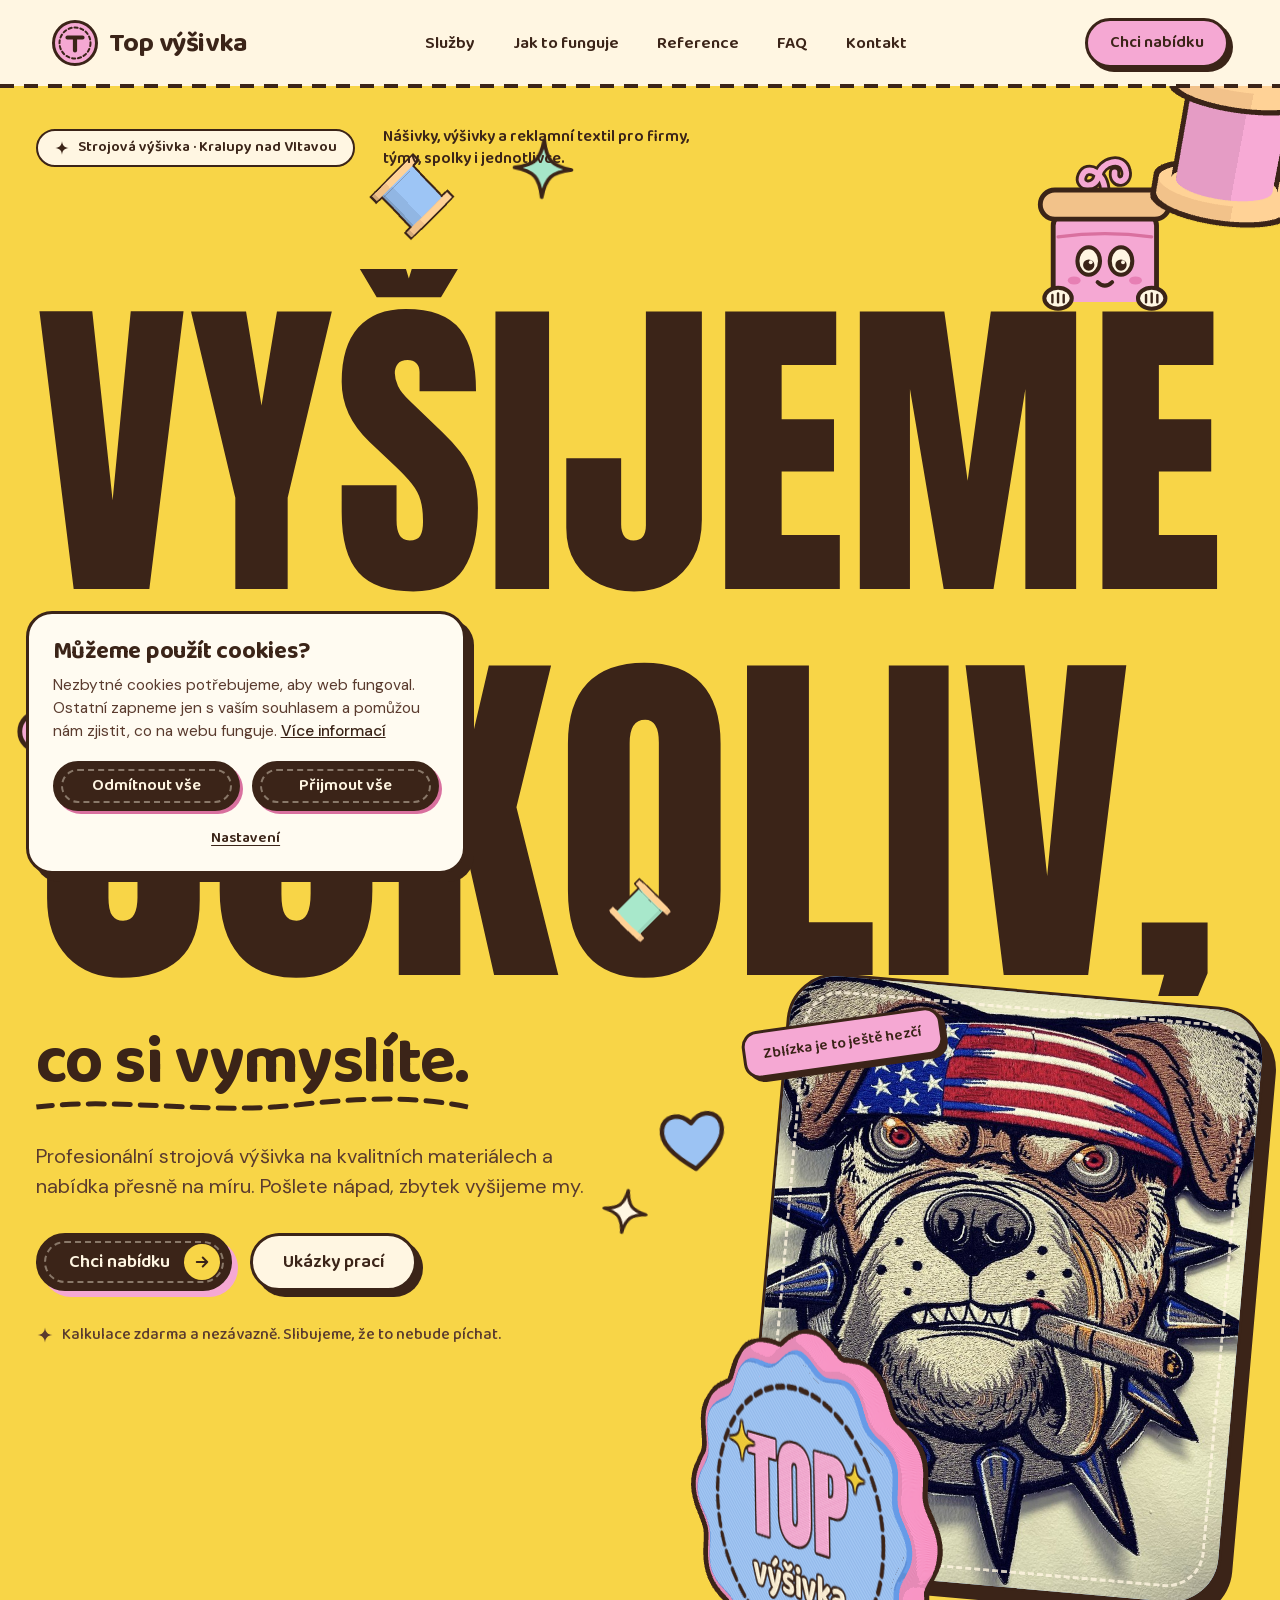
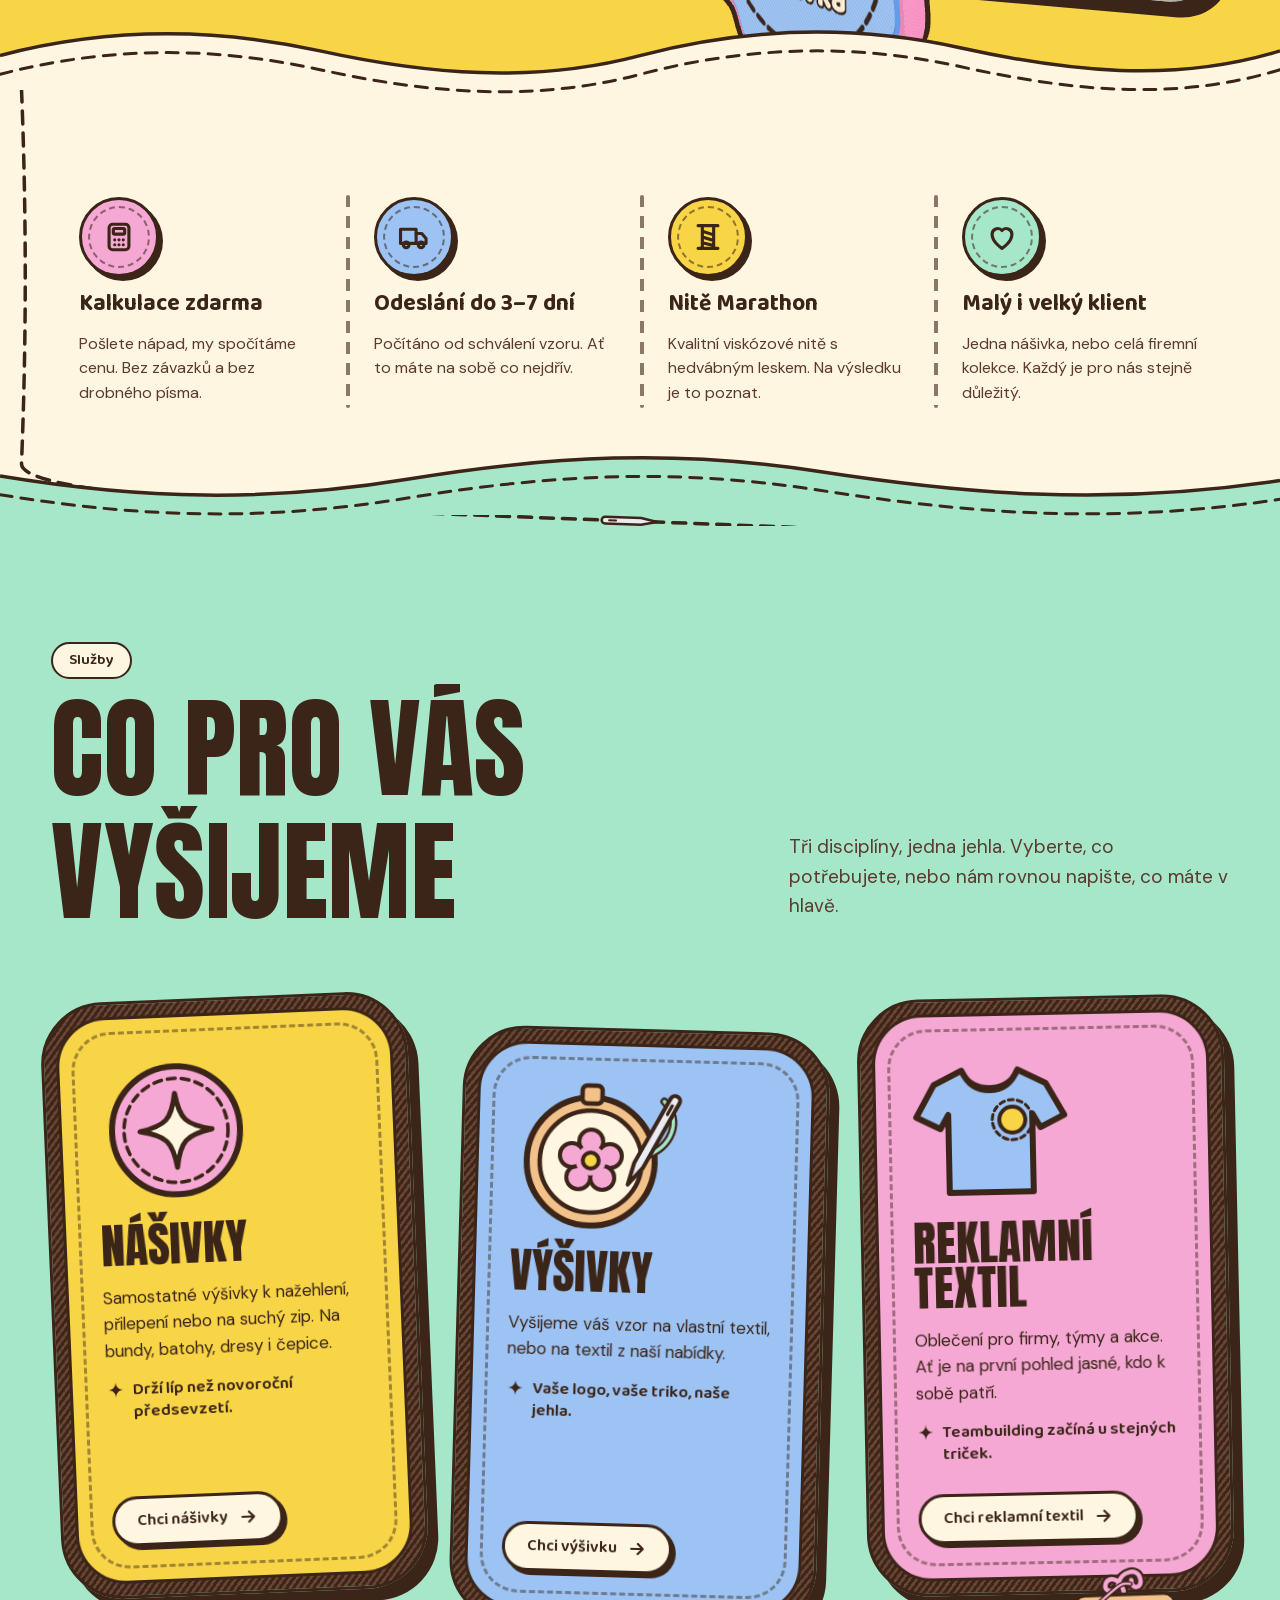
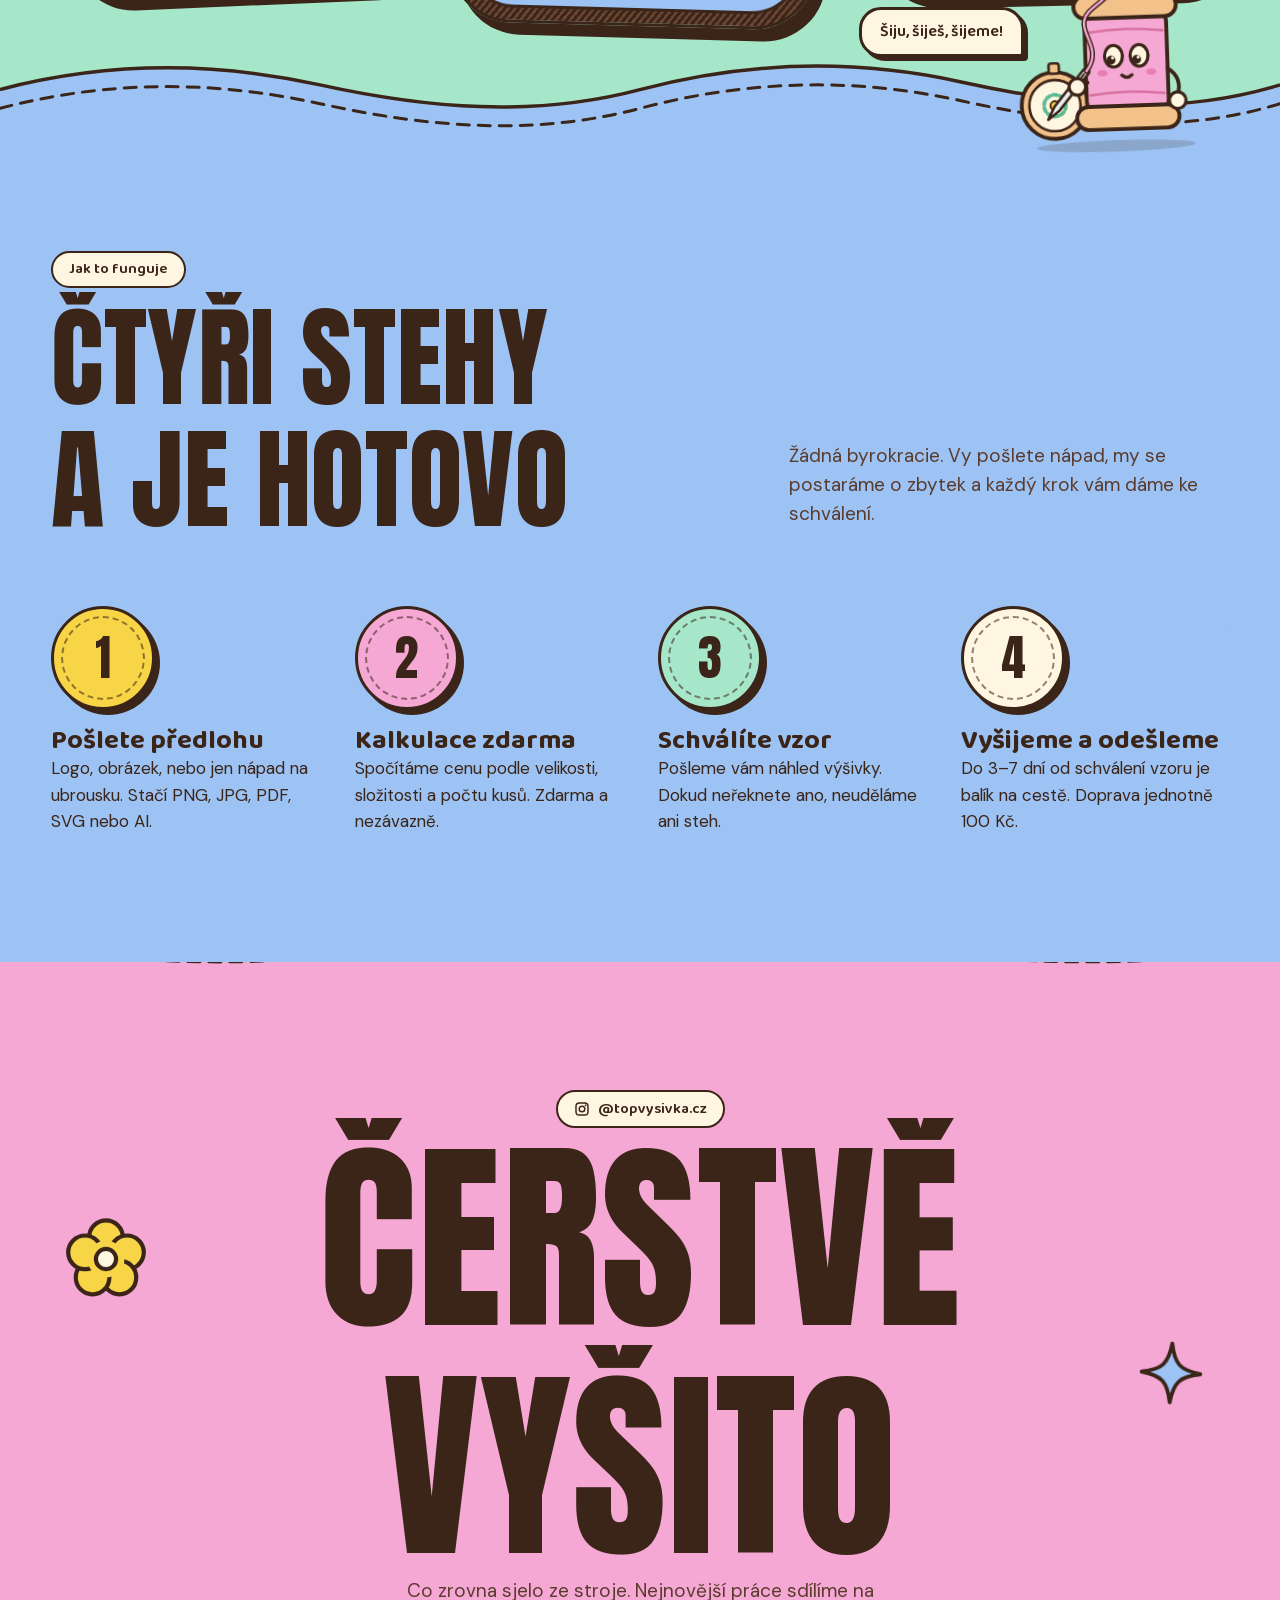
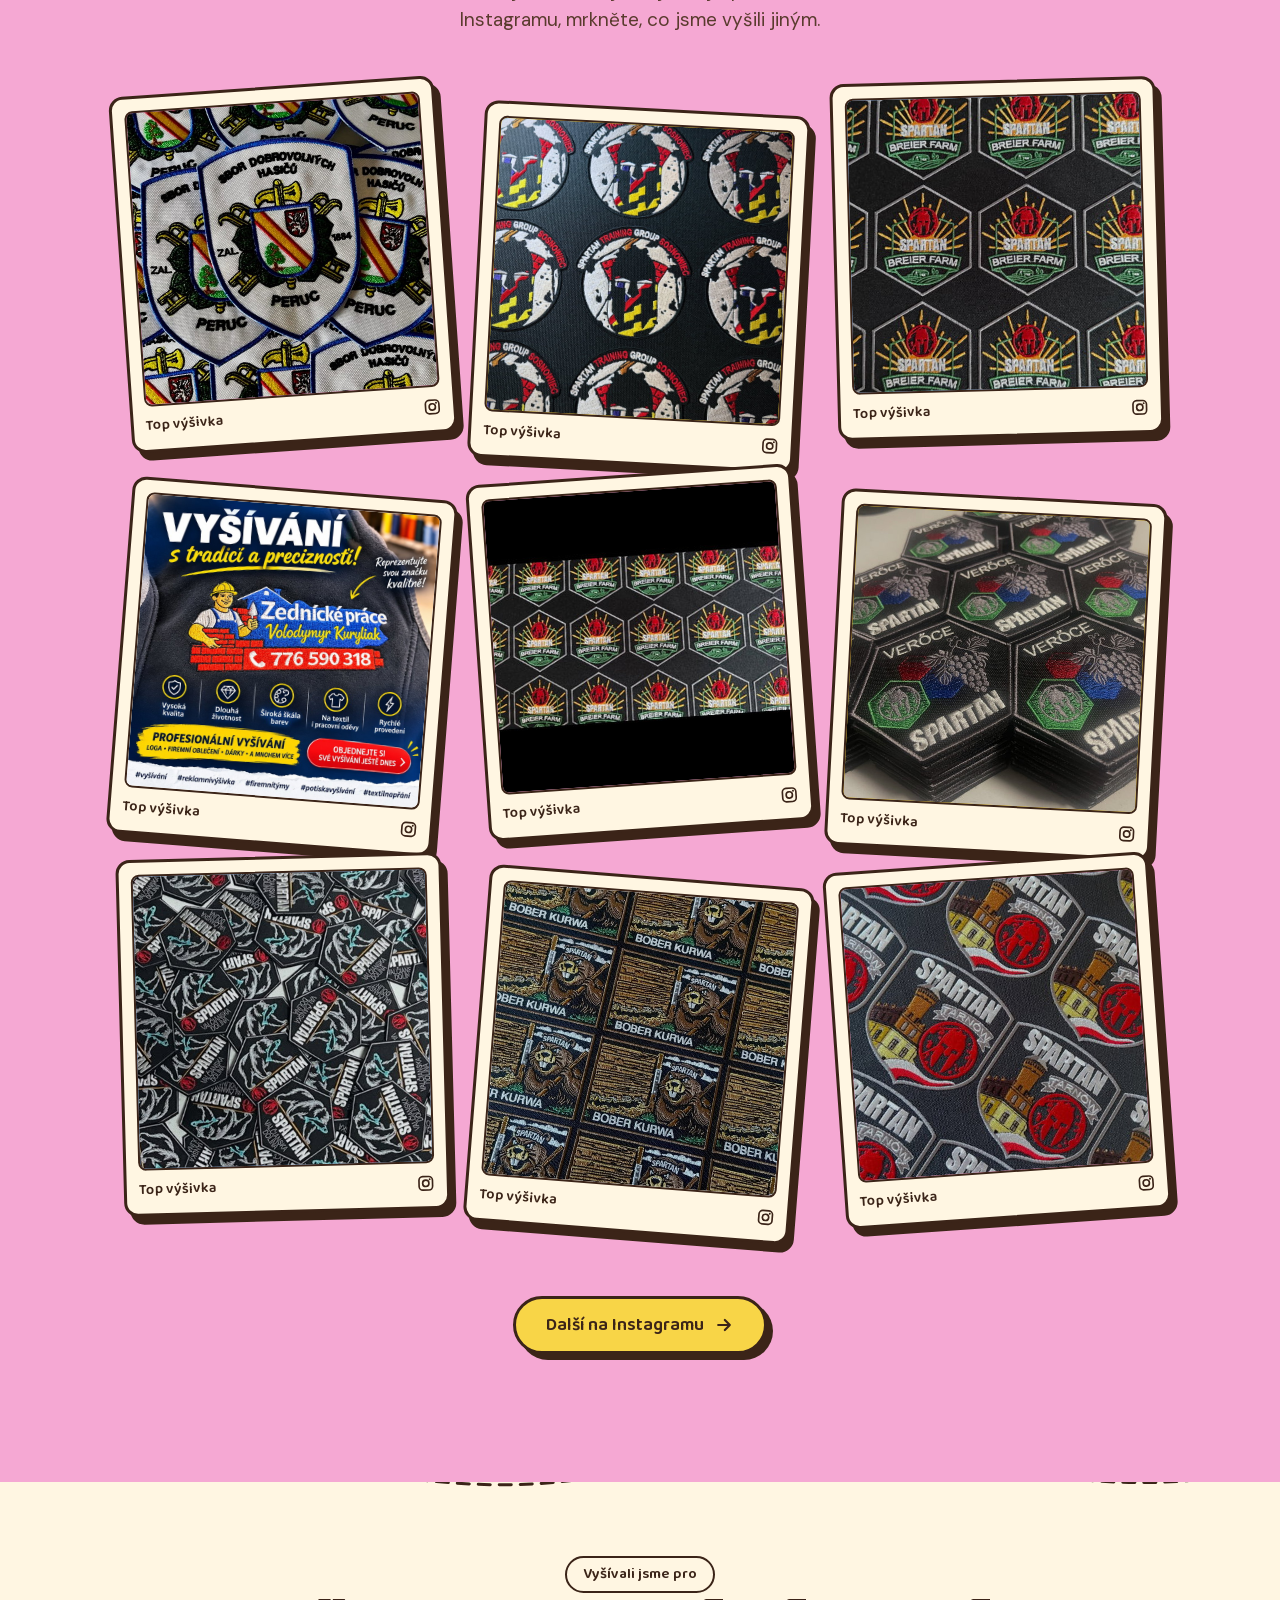
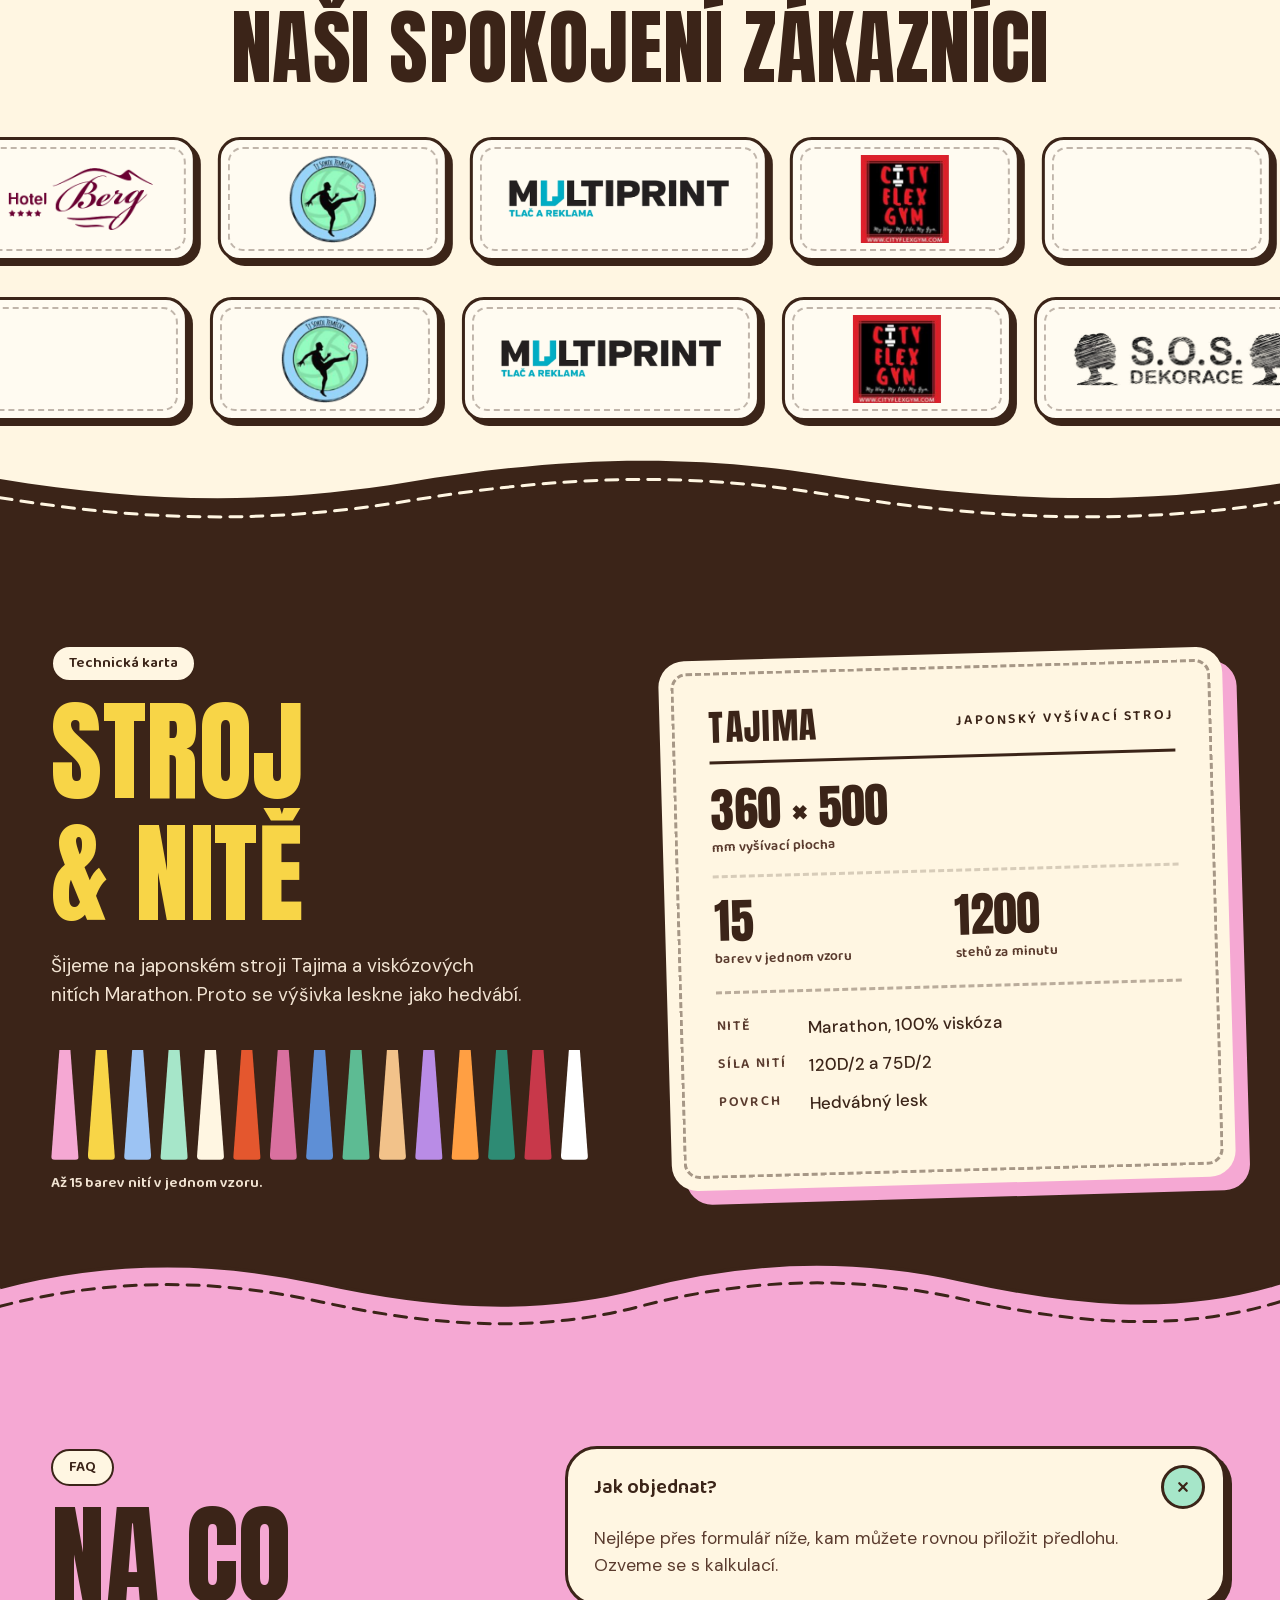
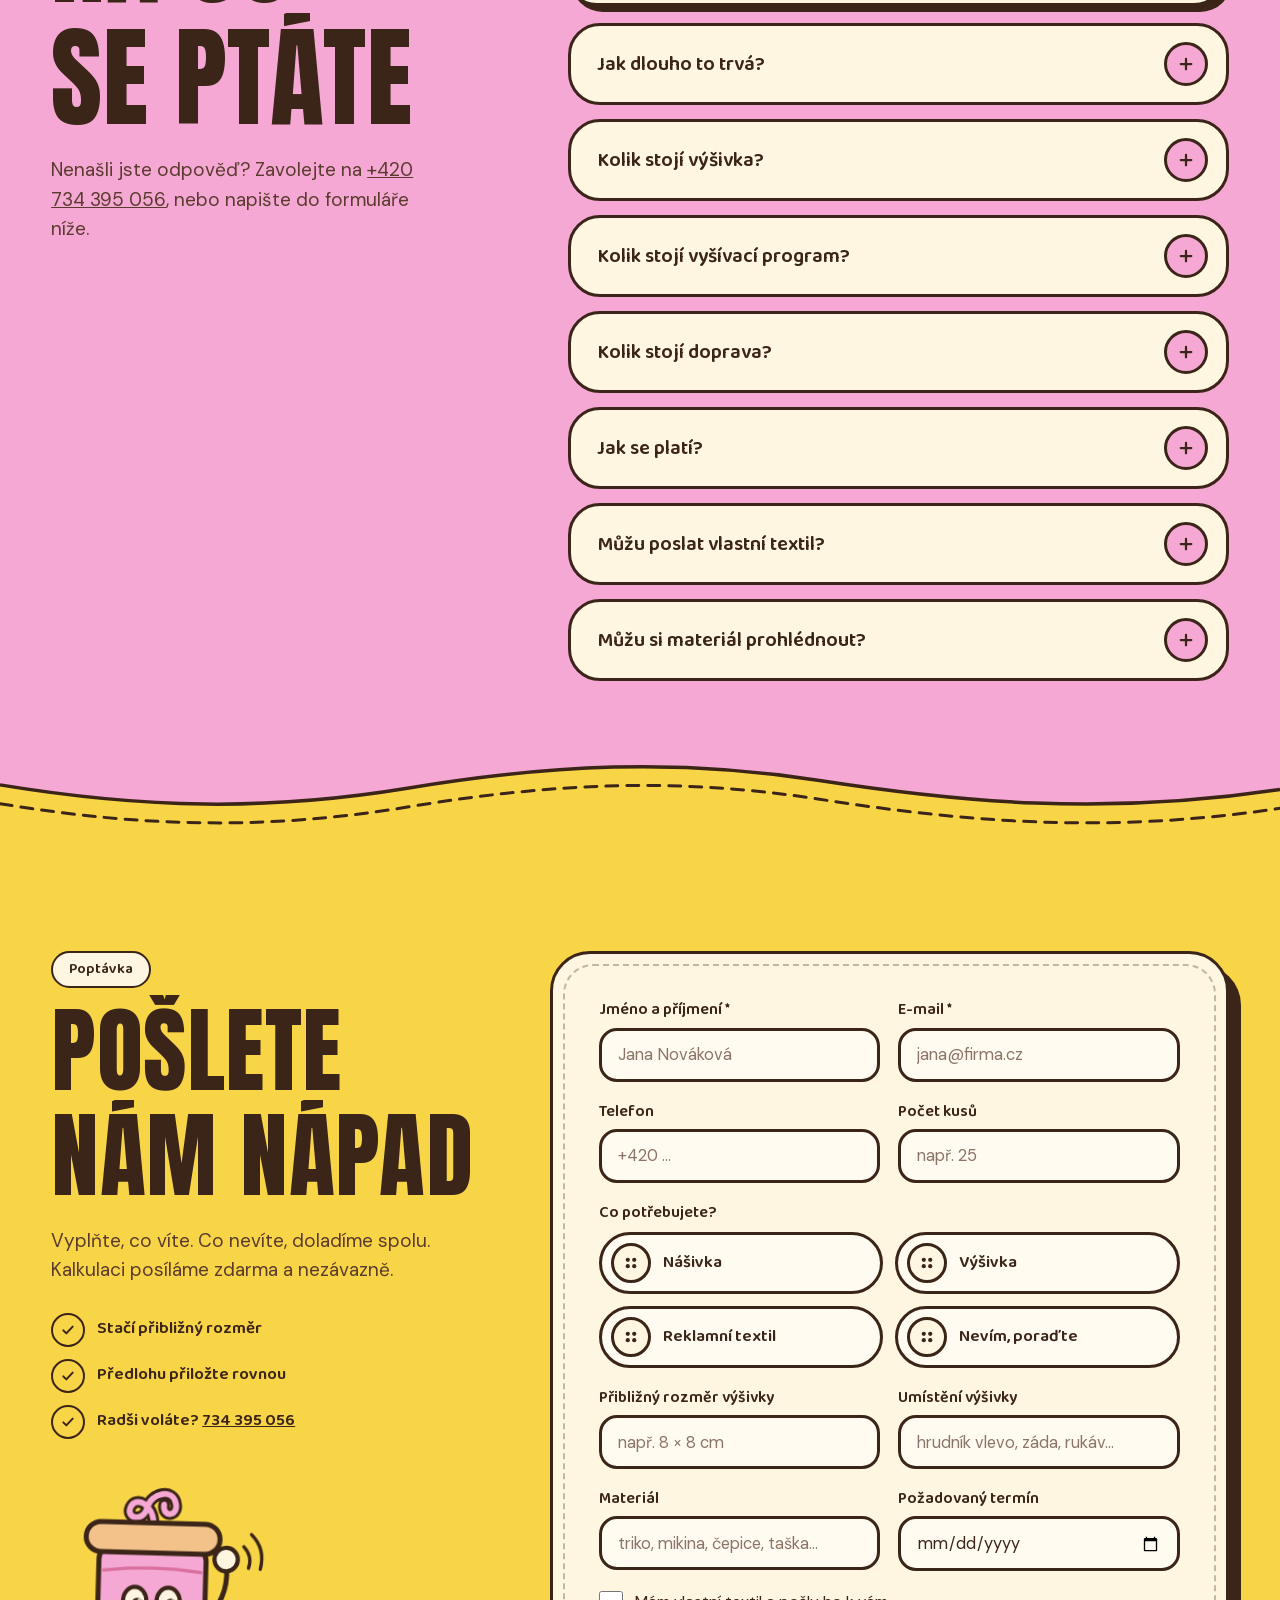
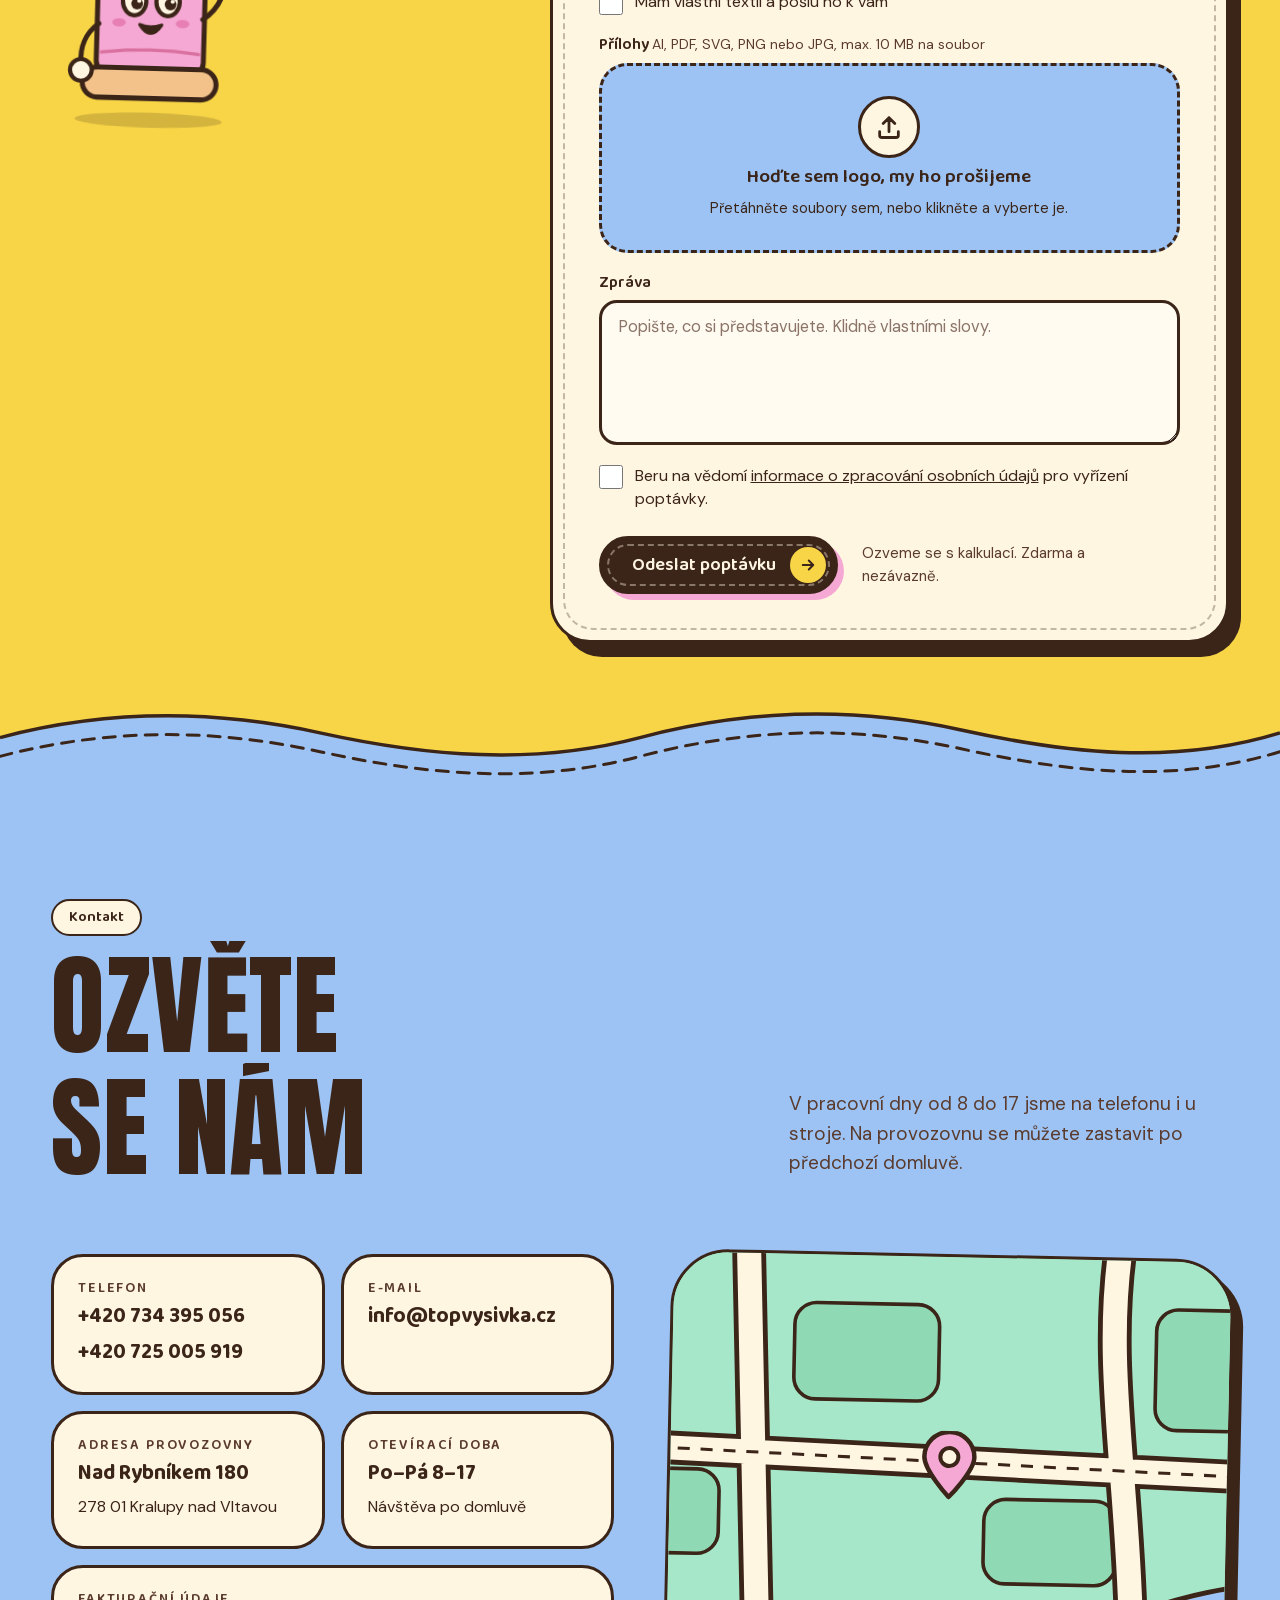
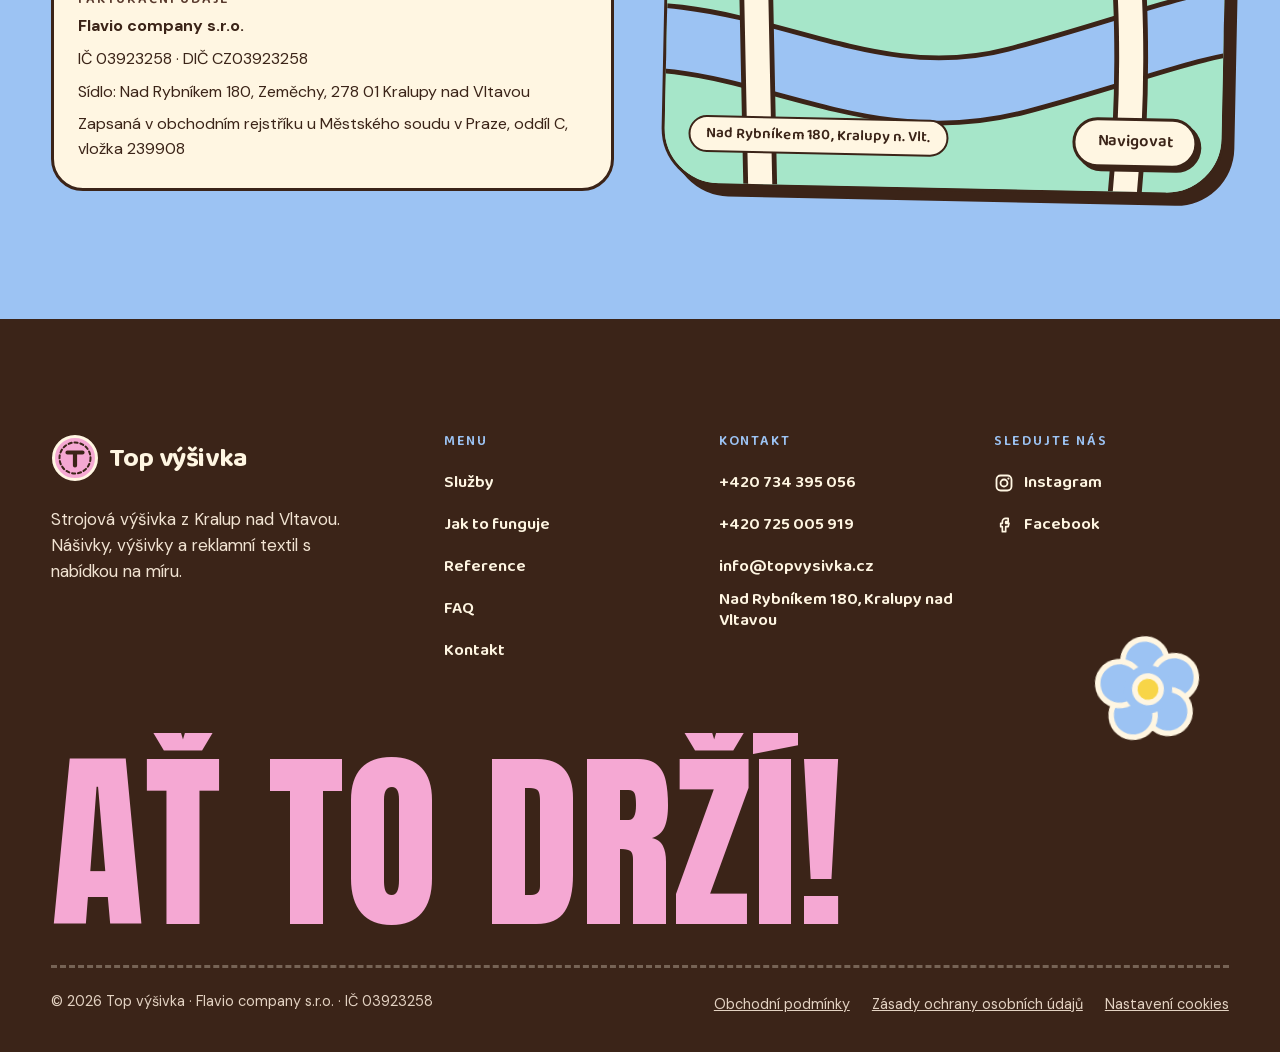
<file: index.html>
<!doctype html>
<html lang="cs">
<head>
<meta charset="utf-8">
<meta name="viewport" content="width=device-width, initial-scale=1">
<title>Top výšivka – strojová výšivka, nášivky a reklamní textil | Kralupy nad Vltavou</title>
<meta name="description" data-t="content=seo.popis" content="Strojová výšivka z Kralup nad Vltavou. Nášivky, výšivky na textil a reklamní textil pro firmy, týmy i jednotlivce. Kalkulace zdarma, odeslání do 3–7 dní od schválení vzoru.">
<meta property="og:title" data-t="content=seo.sdileni_nadpis" content="Top výšivka – vyšijeme cokoliv, co si vymyslíte.">
<meta property="og:description" data-t="content=seo.sdileni_popis" content="Nášivky, výšivky a reklamní textil. Kalkulace zdarma">
<meta property="og:type" content="website">
<meta property="og:url" content="https://topvysivka.cz/">
<meta property="og:site_name" content="Top výšivka">
<meta property="og:locale" content="cs_CZ">
<meta property="og:image" content="https://topvysivka.cz/assets/img/og-image.jpg">
<meta property="og:image:width" content="1200">
<meta property="og:image:height" content="630">
<meta property="og:image:alt" content="Detail vyšívané nášivky s buldokem od Top výšivka">
<meta name="twitter:card" content="summary_large_image">
<link rel="canonical" href="https://topvysivka.cz/">
<link rel="icon" href="/favicon.ico" sizes="48x48">
<link rel="icon" href="assets/img/favicon-96.png" type="image/png" sizes="96x96">
<link rel="icon" href="assets/img/favicon.svg" type="image/svg+xml">
<link rel="apple-touch-icon" href="assets/img/apple-touch-icon.png">
<meta name="theme-color" content="#F8D547">
<link rel="preload" href="assets/fonts/anton-latin-400.woff2" as="font" type="font/woff2" crossorigin>
<link rel="preload" href="assets/fonts/anton-latin-ext-400.woff2" as="font" type="font/woff2" crossorigin>
<link rel="stylesheet" href="assets/fonts/fonts.css">
<link rel="stylesheet" href="assets/css/style.css">
<style>body{margin:0;background:#FFF6E2}</style>
<script type="application/ld+json" id="tv-ld">{"@context":"https://schema.org","@type":"LocalBusiness","name":"Top výšivka","legalName":"Flavio company s.r.o.","description":"Strojová výšivka z Kralup nad Vltavou. Nášivky, výšivky na textil a reklamní textil pro firmy, týmy i jednotlivce. Kalkulace zdarma, odeslání do 3–7 dní od schválení vzoru.","url":"https://topvysivka.cz/","image":"https://topvysivka.cz/assets/img/og-image.jpg","logo":"https://topvysivka.cz/assets/img/apple-touch-icon.png","telephone":"+420734395056","email":"info@topvysivka.cz","address":{"@type":"PostalAddress","streetAddress":"Nad Rybníkem 180","postalCode":"27801","addressLocality":"Kralupy nad Vltavou","addressCountry":"CZ"},"sameAs":["https://www.instagram.com/topvysivka.cz/","https://www.facebook.com/topvysivkacz/"],"openingHoursSpecification":[{"@type":"OpeningHoursSpecification","dayOfWeek":["Monday","Tuesday","Wednesday","Thursday","Friday"],"opens":"08:00","closes":"17:00"}]}</script>
</head>
<body>
<div class="tv">

<header class="tv-header">
  <div class="tv-wrap tv-header__in">
    <a class="tv-logo" href="#top" aria-label="Top výšivka – úvod">
      <svg viewBox="0 0 48 48" aria-hidden="true"><circle cx="24" cy="24" r="21.5" fill="#F5A8D3" stroke="#3B2418" stroke-width="3"></circle><circle cx="24" cy="24" r="15.5" fill="none" stroke="#3B2418" stroke-width="2" stroke-dasharray="3.2 2.8" stroke-linecap="round"></circle><path d="M16.5 18.5h15M24 18.5v13" fill="none" stroke="#3B2418" stroke-width="4.2" stroke-linecap="round"></path></svg>
      <span><!--t:menu.logo-->Top výšivka<!--/t--></span>
    </a>
    <nav class="tv-nav" aria-label="Hlavní menu">
      <a href="#sluzby"><!--t:menu.sluzby-->Služby<!--/t--></a>
      <a href="#jak"><!--t:menu.jak-->Jak to funguje<!--/t--></a>
      <a href="#reference"><!--t:menu.reference-->Reference<!--/t--></a>
      <a href="#faq"><!--t:menu.faq-->FAQ<!--/t--></a>
      <a href="#kontakt"><!--t:menu.kontakt-->Kontakt<!--/t--></a>
    </nav>
    <div class="tv-header__right">
      <span class="tv-mag" data-magnetic="1"><a class="tv-btn tv-btn--pink tv-btn--sm" href="#poptavka"><!--t:menu.tlacitko-->Chci nabídku<!--/t--></a></span>
      <button class="tv-burger" type="button" aria-label="Menu" aria-controls="tv-mnav" aria-expanded="false">
        <svg viewBox="0 0 24 24" aria-hidden="true"><g fill="none" stroke="currentColor" stroke-width="2.6" stroke-linecap="round"><path class="tv-burger__l1" d="M4 7h16"></path><path class="tv-burger__l2" d="M4 12h16"></path><path class="tv-burger__l3" d="M4 17h16"></path></g></svg>
      </button>
    </div>
  </div>
  
<nav class="tv-mnav" id="tv-mnav" aria-label="Mobilní menu" hidden>
      <a href="#sluzby"><!--t:menu.sluzby-->Služby<!--/t--></a>
      <a href="#jak"><!--t:menu.jak-->Jak to funguje<!--/t--></a>
      <a href="#reference"><!--t:menu.reference-->Reference<!--/t--></a>
      <a href="#faq"><!--t:menu.faq-->FAQ<!--/t--></a>
      <a href="#kontakt"><!--t:menu.kontakt-->Kontakt<!--/t--></a>
      <a class="tv-btn tv-btn--yellow" href="#poptavka"><!--t:menu.tlacitko-->Chci nabídku<!--/t--></a>
    </nav>
</header>

<section class="tv-hero" id="top" aria-labelledby="tv-hero-title">
  <canvas class="tv-hero__3d" data-three="1" aria-hidden="true"></canvas>

  <span class="tv-sticker tv-sticker--desk" data-speed="0.5" style="left: 1.2%; top: 40%; width: 96px; height: 96px"><svg class="tv-float" viewBox="0 0 100 100" aria-hidden="true"><g stroke="#3B2418" stroke-width="5"><circle cx="50" cy="24" r="20" fill="#F5A8D3"></circle><circle cx="75" cy="42" r="20" fill="#F5A8D3"></circle><circle cx="66" cy="72" r="20" fill="#F5A8D3"></circle><circle cx="34" cy="72" r="20" fill="#F5A8D3"></circle><circle cx="25" cy="42" r="20" fill="#F5A8D3"></circle></g><circle cx="50" cy="50" r="22" fill="#F5A8D3"></circle><circle cx="50" cy="50" r="12" fill="#FFF6E2" stroke="#3B2418" stroke-width="5"></circle></svg></span>
  <span class="tv-sticker" data-speed="0.8" style="left: 40%; top: 7%; width: 62px; height: 62px"><svg class="tv-float" viewBox="0 0 100 100" aria-hidden="true"><path d="M50 4C55 36 64 45 96 50C64 55 55 64 50 96C45 64 36 55 4 50C36 45 45 36 50 4Z" fill="#A6E6C9" stroke="#3B2418" stroke-width="6" stroke-linejoin="round"></path></svg></span>
  <span class="tv-sticker" data-speed="0.3" style="right: 43%; bottom: 31%; width: 74px; height: 74px"><svg class="tv-float" viewBox="0 0 100 100" aria-hidden="true"><path d="M50 88C20 66 6 48 10 30C14 14 34 8 50 26C66 8 86 14 90 30C94 48 80 66 50 88Z" fill="#9CC3F3" stroke="#3B2418" stroke-width="6" stroke-linejoin="round"></path></svg></span>
  <span class="tv-sticker" data-speed="0.6" style="left: 47%; bottom: 25%; width: 46px; height: 46px"><svg class="tv-float" viewBox="0 0 100 100" aria-hidden="true"><path d="M50 4C55 36 64 45 96 50C64 55 55 64 50 96C45 64 36 55 4 50C36 45 45 36 50 4Z" fill="#FFF6E2" stroke="#3B2418" stroke-width="7" stroke-linejoin="round"></path></svg></span>

  <div class="tv-wrap tv-wrap--wide">
    <div class="tv-hero__top">
      <span class="tv-pill"><svg viewBox="0 0 24 24" aria-hidden="true"><path d="M12 2C12.8 8.5 15.5 11.2 22 12C15.5 12.8 12.8 15.5 12 22C11.2 15.5 8.5 12.8 2 12C8.5 11.2 11.2 8.5 12 2Z" fill="currentColor"></path></svg><!--t:uvod.stitek-->Strojová výšivka · Kralupy nad Vltavou<!--/t--></span>
      <p><!--t:uvod.podtitul-->Nášivky, výšivky a reklamní textil pro firmy, týmy, spolky i jednotlivce.<!--/t--></p>
    </div>

    <h1 class="tv-hero__title tv-d" id="tv-hero-title" data-fit="1">
      <span class="tv-peek" aria-hidden="true">
        <span class="tv-peek__body" style="display: block">
          <svg viewBox="0 0 240 200" style="overflow: hidden" aria-hidden="true">
            <path d="M120 64C120 40 98 30 92 44C86 58 108 62 112 44C116 26 142 20 146 38C150 54 130 56 132 40" fill="none" stroke="#3B2418" stroke-width="14" stroke-linecap="round"></path>
            <path d="M120 64C120 40 98 30 92 44C86 58 108 62 112 44C116 26 142 20 146 38C150 54 130 56 132 40" fill="none" stroke="#F5A8D3" stroke-width="7" stroke-linecap="round"></path>
            <rect x="56" y="92" width="128" height="130" rx="14" fill="#F5A8D3" stroke="#3B2418" stroke-width="6"></rect>
            <path d="M62 120Q120 112 178 120" fill="none" stroke="#D9709F" stroke-width="4" stroke-linecap="round"></path>
            <rect x="40" y="62" width="160" height="36" rx="18" fill="#F2C28A" stroke="#3B2418" stroke-width="6"></rect>
            <g class="tv-eyes">
              <ellipse cx="100" cy="150" rx="14" ry="17" fill="#FFF6E2" stroke="#3B2418" stroke-width="5"></ellipse>
              <ellipse cx="140" cy="150" rx="14" ry="17" fill="#FFF6E2" stroke="#3B2418" stroke-width="5"></ellipse>
              <g class="tv-pupils"><circle cx="100" cy="155" r="7" fill="#3B2418"></circle><circle cx="140" cy="155" r="7" fill="#3B2418"></circle><circle cx="102.5" cy="151.5" r="2.4" fill="#FFF6E2"></circle><circle cx="142.5" cy="151.5" r="2.4" fill="#FFF6E2"></circle></g>
            </g>
            <ellipse cx="82" cy="174" rx="8" ry="5" fill="#E77FB4"></ellipse>
            <ellipse cx="158" cy="174" rx="8" ry="5" fill="#E77FB4"></ellipse>
            <path d="M111 176Q120 185 129 176" fill="none" stroke="#3B2418" stroke-width="5" stroke-linecap="round"></path>
          </svg>
        </span>
        <span class="tv-peek__hands">
          <svg viewBox="0 0 240 200" aria-hidden="true"><g fill="#FFF6E2" stroke="#3B2418" stroke-width="5"><ellipse cx="62" cy="196" rx="17" ry="13"></ellipse><ellipse cx="178" cy="196" rx="17" ry="13"></ellipse></g><path d="M55 192v9M62 190v11M69 192v9M171 192v9M178 190v11M185 192v9" stroke="#3B2418" stroke-width="3" stroke-linecap="round"></path></svg>
        </span>
      </span>
      <span class="tv-line"><span class="tv-line__in"><!--t:uvod.nadpis1-->Vyšijeme<!--/t--></span></span>
      <span class="tv-line"><span class="tv-line__in"><!--t:uvod.nadpis2-->cokoliv,<!--/t--></span></span>
      <span class="tv-sr"> <!--t:uvod.nadpis3-->co si vymyslíte.<!--/t--></span>
    </h1>

    <div class="tv-hero__row">
      <div class="tv-hero__copy">
        <p class="tv-hero__sub" aria-hidden="true"><!--t:uvod.nadpis3-->co si vymyslíte.<!--/t-->
          <svg class="tv-under" viewBox="0 0 400 26" preserveAspectRatio="none" aria-hidden="true">
            <defs><mask id="tv-m-under" maskUnits="userSpaceOnUse" x="-10" y="-30" width="420" height="90"><path d="M4 14C80 4 160 22 240 12S360 6 396 14" fill="none" stroke="#FFFFFF" stroke-width="40" pathLength="1" stroke-dasharray="1 1" stroke-dashoffset="0" data-draw="intro"></path></mask></defs>
            <path d="M4 14C80 4 160 22 240 12S360 6 396 14" fill="none" stroke="#3B2418" stroke-width="5" stroke-dasharray="16 10" stroke-linecap="round" vector-effect="non-scaling-stroke" mask="url(#tv-m-under)"></path>
          </svg>
        </p>
        <p class="tv-hero__lead"><!--t:uvod.text-->Profesionální strojová výšivka na kvalitních materiálech a nabídka přesně na míru. Pošlete nápad, zbytek vyšijeme my.<!--/t--></p>
        <div class="tv-hero__ctas">
          <span class="tv-mag" data-magnetic="1"><a class="tv-btn tv-btn--ink" href="#poptavka"><!--t:uvod.tlacitko1-->Chci nabídku<!--/t--><svg viewBox="0 0 24 24" aria-hidden="true"><path d="M5 12h14M13 6l6 6-6 6" fill="none" stroke="currentColor" stroke-width="2.6" stroke-linecap="round" stroke-linejoin="round"></path></svg></a></span>
          <span class="tv-mag" data-magnetic="1"><a class="tv-btn tv-btn--cream" href="#reference"><!--t:uvod.tlacitko2-->Ukázky prací<!--/t--></a></span>
        </div>
        <p class="tv-hero__micro"><svg viewBox="0 0 24 24" aria-hidden="true"><path d="M12 2C12.8 8.5 15.5 11.2 22 12C15.5 12.8 12.8 15.5 12 22C11.2 15.5 8.5 12.8 2 12C8.5 11.2 11.2 8.5 12 2Z" fill="currentColor"></path></svg><!--t:uvod.poznamka-->Kalkulace zdarma a nezávazně. Slibujeme, že to nebude píchat.<!--/t--></p>
      </div>
      <div class="tv-hero__media">
        <div class="tv-photo tv-photo--real">
          <img class="tv-photo__img" src="assets/img/detail-vysivky.jpg" alt="Detail velké vyšívané nášivky s buldokem, bohatě stínované nitěmi v mnoha barvách">
          <div class="tv-photo__ring"></div>
        </div>
        <div class="tv-photo__tag"><!--t:uvod.foto_stitek-->Zblízka je to ještě hezčí<!--/t--></div>
      </div>
    </div>
  </div>

</section>

<div class="tv-main" data-draw-scope="1">
  <svg class="tv-thread" viewBox="0 0 1440 9000" preserveAspectRatio="none" aria-hidden="true">
    <defs><clipPath id="tv-c-thread"><rect class="tv-thread__clip" x="-40" y="-40" width="1520" height="9080"></rect></clipPath></defs>
    <path class="tv-thread__vis" d="M24 0L24 9000" fill="none" stroke="#3B2418" stroke-width="3.5" stroke-dasharray="13 9" stroke-linecap="round" clip-path="url(#tv-c-thread)"></path>
    <g class="tv-thread__needle" style="opacity: 0"><path d="M0 -3.4L36 -3.4L52 0L36 3.4L0 3.4A3.4 3.4 0 0 1 0 -3.4Z" fill="#E9ECF3" stroke="#3B2418" stroke-width="2.5" stroke-linejoin="round"></path><rect x="3" y="-1.1" width="9" height="2.2" rx="1.1" fill="#3B2418"></rect></g>
  </svg>

  <section class="tv-sec tv-sec--cream tv-guar-sec" aria-label="Na co se můžete spolehnout">
    <svg class="tv-wave tv-wave--cream" viewBox="0 0 1440 90" preserveAspectRatio="none" aria-hidden="true"><path d="M0 90L0 46C120 10 240 10 360 40S600 82 720 46S960 6 1080 36S1320 82 1440 40L1440 90Z" fill="currentColor"></path><path d="M0 46C120 10 240 10 360 40S600 82 720 46S960 6 1080 36S1320 82 1440 40" fill="none" stroke="#3B2418" stroke-width="3.5" vector-effect="non-scaling-stroke"></path><path d="M0 70C120 34 240 34 360 64S600 106 720 70S960 30 1080 60S1320 106 1440 64" fill="none" stroke="#3B2418" stroke-width="3" stroke-dasharray="12 9" stroke-linecap="round" vector-effect="non-scaling-stroke"></path></svg>
    <div class="tv-wrap">
      <ul class="tv-guar">
        <li class="tv-guar__item">
          <span class="tv-badge tv-badge--pink"><svg viewBox="0 0 24 24" aria-hidden="true"><g fill="none" stroke="currentColor" stroke-width="2.2" stroke-linecap="round" stroke-linejoin="round"><rect x="5" y="3" width="14" height="18" rx="2.5"></rect><rect x="8" y="6" width="8" height="4" rx="1"></rect></g><g fill="currentColor"><circle cx="9" cy="14" r="1.1"></circle><circle cx="12" cy="14" r="1.1"></circle><circle cx="15" cy="14" r="1.1"></circle><circle cx="9" cy="17.5" r="1.1"></circle><circle cx="12" cy="17.5" r="1.1"></circle><circle cx="15" cy="17.5" r="1.1"></circle></g></svg></span>
          <h3><!--t:zaruky.zaruka1.nadpis-->Kalkulace zdarma<!--/t--></h3>
          <p><!--t:zaruky.zaruka1.text-->Pošlete nápad, my spočítáme cenu. Bez závazků a bez drobného písma.<!--/t--></p>
        </li>
        <li class="tv-guar__item">
          <span class="tv-badge tv-badge--sky"><svg viewBox="0 0 24 24" aria-hidden="true"><g fill="none" stroke="currentColor" stroke-width="2.2" stroke-linecap="round" stroke-linejoin="round"><path d="M2.5 6.5h11v10h-11z"></path><path d="M13.5 9.5h4l3 3.5v3.5h-7"></path><circle cx="6.5" cy="17.5" r="2"></circle><circle cx="17" cy="17.5" r="2"></circle></g></svg></span>
          <h3><!--t:zaruky.zaruka2.nadpis-->Odeslání do 3–7 dní<!--/t--></h3>
          <p><!--t:zaruky.zaruka2.text-->Počítáno od schválení vzoru. Ať to máte na sobě co nejdřív.<!--/t--></p>
        </li>
        <li class="tv-guar__item">
          <span class="tv-badge tv-badge--yellow"><svg viewBox="0 0 24 24" aria-hidden="true"><g fill="none" stroke="currentColor" stroke-width="2.2" stroke-linecap="round" stroke-linejoin="round"><path d="M5 4h14M5 20h14M8 4v16M16 4v16M8 8l8 2.5M8 12l8 2.5M8 16l8 2"></path></g></svg></span>
          <h3><!--t:zaruky.zaruka3.nadpis-->Nitě Marathon<!--/t--></h3>
          <p><!--t:zaruky.zaruka3.text-->Kvalitní viskózové nitě s hedvábným leskem. Na výsledku je to poznat.<!--/t--></p>
        </li>
        <li class="tv-guar__item">
          <span class="tv-badge tv-badge--mint"><svg viewBox="0 0 24 24" aria-hidden="true"><path d="M12 20s-7-4.4-7-10a4 4 0 0 1 7-2.6A4 4 0 0 1 19 10c0 5.6-7 10-7 10z" fill="none" stroke="currentColor" stroke-width="2.2" stroke-linejoin="round"></path></svg></span>
          <h3><!--t:zaruky.zaruka4.nadpis-->Malý i velký klient<!--/t--></h3>
          <p><!--t:zaruky.zaruka4.text-->Jedna nášivka, nebo celá firemní kolekce. Každý je pro nás stejně důležitý.<!--/t--></p>
        </li>
      </ul>
    </div>
  </section>

  <section class="tv-sec tv-sec--mint" id="sluzby" aria-labelledby="tv-svc-title">
    <svg class="tv-wave tv-wave--mint" viewBox="0 0 1440 90" preserveAspectRatio="none" aria-hidden="true"><path d="M0 90L0 40C160 70 300 74 460 44S760 6 920 34S1240 80 1440 46L1440 90Z" fill="currentColor"></path><path d="M0 40C160 70 300 74 460 44S760 6 920 34S1240 80 1440 46" fill="none" stroke="#3B2418" stroke-width="3.5" vector-effect="non-scaling-stroke"></path><path d="M0 64C160 94 300 98 460 68S760 30 920 58S1240 104 1440 70" fill="none" stroke="#3B2418" stroke-width="3" stroke-dasharray="12 9" stroke-linecap="round" vector-effect="non-scaling-stroke"></path></svg>
    <div class="tv-wrap">
      <div class="tv-head">
        <div>
          <span class="tv-pill tv-kicker"><!--t:sluzby.stitek-->Služby<!--/t--></span>
          <h2 class="tv-d tv-h2" id="tv-svc-title" data-lines="1"><span class="tv-line"><span class="tv-line__in"><!--t:sluzby.nadpis1-->Co pro vás<!--/t--></span></span> <span class="tv-line"><span class="tv-line__in"><!--t:sluzby.nadpis2-->vyšijeme<!--/t--></span></span></h2>
        </div>
        <div class="tv-head__aside">
          <p class="tv-head__lead"><!--t:sluzby.uvod-->Tři disciplíny, jedna jehla. Vyberte, co potřebujete, nebo nám rovnou napište, co máte v hlavě.<!--/t--></p>
        </div>
      </div>

      <div class="tv-patches">
        <article class="tv-patch" data-tilt="1">
          <div class="tv-patch__in">
            <div class="tv-patch__art" aria-hidden="true">
              <svg viewBox="0 0 160 150" aria-hidden="true"><circle cx="80" cy="75" r="64" fill="#F5A8D3" stroke="#3B2418" stroke-width="6"></circle><circle cx="80" cy="75" r="52" fill="none" stroke="#3B2418" stroke-width="3.5" stroke-dasharray="8 6" stroke-linecap="round"></circle><path d="M80 38C84 64 90 70 116 75C90 80 84 86 80 112C76 86 70 80 44 75C70 70 76 64 80 38Z" fill="#FFF6E2" stroke="#3B2418" stroke-width="5" stroke-linejoin="round"></path></svg>
            </div>
            <h3><!--t:sluzby.nasivky.nadpis-->Nášivky<!--/t--></h3>
            <p><!--t:sluzby.nasivky.popis-->Samostatné výšivky k nažehlení, přilepení nebo na suchý zip. Na bundy, batohy, dresy i čepice.<!--/t--></p>
            <p class="tv-patch__joke"><svg viewBox="0 0 24 24" aria-hidden="true"><path d="M12 2C12.8 8.5 15.5 11.2 22 12C15.5 12.8 12.8 15.5 12 22C11.2 15.5 8.5 12.8 2 12C8.5 11.2 11.2 8.5 12 2Z" fill="currentColor"></path></svg><!--t:sluzby.nasivky.hlaska-->Drží líp než novoroční předsevzetí.<!--/t--></p>
            <div class="tv-patch__cta"><a class="tv-btn tv-btn--cream tv-btn--sm" href="#poptavka" data-pick="Nášivka" data-t="data-pick=poptavka.typ1"><!--t:sluzby.nasivky.tlacitko-->Chci nášivky<!--/t--><svg viewBox="0 0 24 24" aria-hidden="true"><path d="M5 12h14M13 6l6 6-6 6" fill="none" stroke="currentColor" stroke-width="2.6" stroke-linecap="round" stroke-linejoin="round"></path></svg></a></div>
          </div>
        </article>
        <article class="tv-patch tv-patch--sky" data-tilt="1">
          <div class="tv-patch__in">
            <div class="tv-patch__art" aria-hidden="true">
              <svg viewBox="0 0 170 150" aria-hidden="true"><circle cx="78" cy="78" r="64" fill="#F2C28A" stroke="#3B2418" stroke-width="6"></circle><circle cx="78" cy="78" r="51" fill="#FFF6E2" stroke="#3B2418" stroke-width="4.5"></circle><rect x="68" y="2" width="20" height="18" rx="5" fill="#F2C28A" stroke="#3B2418" stroke-width="4.5"></rect><g stroke="#3B2418" stroke-width="4"><circle cx="78" cy="58" r="12" fill="#F5A8D3"></circle><circle cx="97" cy="72" r="12" fill="#F5A8D3"></circle><circle cx="90" cy="94" r="12" fill="#F5A8D3"></circle><circle cx="66" cy="94" r="12" fill="#F5A8D3"></circle><circle cx="59" cy="72" r="12" fill="#F5A8D3"></circle></g><circle cx="78" cy="77" r="15" fill="#F5A8D3"></circle><circle cx="78" cy="77" r="8" fill="#F8D547" stroke="#3B2418" stroke-width="4"></circle><path d="M150 16C168 34 160 62 130 72" fill="none" stroke="#3B2418" stroke-width="8" stroke-linecap="round"></path><path d="M150 16C168 34 160 62 130 72" fill="none" stroke="#A6E6C9" stroke-width="3.5" stroke-linecap="round"></path><g transform="translate(140 54) rotate(28)"><path d="M0 52L-5 30L-5 -44A5 5 0 0 1 5 -44L5 30Z" fill="#E9ECF3" stroke="#3B2418" stroke-width="4" stroke-linejoin="round"></path><rect x="-1.6" y="-40" width="3.2" height="13" rx="1.6" fill="#3B2418"></rect></g></svg>
            </div>
            <h3><!--t:sluzby.vysivky.nadpis-->Výšivky<!--/t--></h3>
            <p><!--t:sluzby.vysivky.popis-->Vyšijeme váš vzor na vlastní textil, nebo na textil z naší nabídky.<!--/t--></p>
            <p class="tv-patch__joke"><svg viewBox="0 0 24 24" aria-hidden="true"><path d="M12 2C12.8 8.5 15.5 11.2 22 12C15.5 12.8 12.8 15.5 12 22C11.2 15.5 8.5 12.8 2 12C8.5 11.2 11.2 8.5 12 2Z" fill="currentColor"></path></svg><!--t:sluzby.vysivky.hlaska-->Vaše logo, vaše triko, naše jehla.<!--/t--></p>
            <div class="tv-patch__cta"><a class="tv-btn tv-btn--cream tv-btn--sm" href="#poptavka" data-pick="Výšivka" data-t="data-pick=poptavka.typ2"><!--t:sluzby.vysivky.tlacitko-->Chci výšivku<!--/t--><svg viewBox="0 0 24 24" aria-hidden="true"><path d="M5 12h14M13 6l6 6-6 6" fill="none" stroke="currentColor" stroke-width="2.6" stroke-linecap="round" stroke-linejoin="round"></path></svg></a></div>
          </div>
        </article>
        <article class="tv-patch tv-patch--pink" data-tilt="1">
          <div class="tv-patch__in">
            <div class="tv-patch__art" aria-hidden="true">
              <svg viewBox="0 0 160 150" aria-hidden="true"><path d="M52 16L24 30L6 62L30 74L38 60L38 138L122 138L122 60L130 74L154 62L136 30L108 16C102 30 92 36 80 36C68 36 58 30 52 16Z" fill="#9CC3F3" stroke="#3B2418" stroke-width="6" stroke-linejoin="round"></path><path d="M54 18C62 38 98 38 106 18" fill="none" stroke="#3B2418" stroke-width="4"></path><circle cx="102" cy="66" r="20" fill="none" stroke="#3B2418" stroke-width="3" stroke-dasharray="5 4" stroke-linecap="round"></circle><circle cx="102" cy="66" r="13" fill="#F8D547" stroke="#3B2418" stroke-width="4"></circle></svg>
            </div>
            <h3><!--t:sluzby.textil.nadpis-->Reklamní textil<!--/t--></h3>
            <p><!--t:sluzby.textil.popis-->Oblečení pro firmy, týmy a akce. Ať je na první pohled jasné, kdo k sobě patří.<!--/t--></p>
            <p class="tv-patch__joke"><svg viewBox="0 0 24 24" aria-hidden="true"><path d="M12 2C12.8 8.5 15.5 11.2 22 12C15.5 12.8 12.8 15.5 12 22C11.2 15.5 8.5 12.8 2 12C8.5 11.2 11.2 8.5 12 2Z" fill="currentColor"></path></svg><!--t:sluzby.textil.hlaska-->Teambuilding začíná u stejných triček.<!--/t--></p>
            <div class="tv-patch__cta"><a class="tv-btn tv-btn--cream tv-btn--sm" href="#poptavka" data-pick="Reklamní textil" data-t="data-pick=poptavka.typ3"><!--t:sluzby.textil.tlacitko-->Chci reklamní textil<!--/t--><svg viewBox="0 0 24 24" aria-hidden="true"><path d="M5 12h14M13 6l6 6-6 6" fill="none" stroke="currentColor" stroke-width="2.6" stroke-linecap="round" stroke-linejoin="round"></path></svg></a></div>
          </div>
        </article>
      </div>
    </div>
  </section>

  <section class="tv-sec tv-sec--sky" id="jak" aria-labelledby="tv-how-title">
    <svg class="tv-wave tv-wave--sky" viewBox="0 0 1440 90" preserveAspectRatio="none" aria-hidden="true"><path d="M0 90L0 46C120 10 240 10 360 40S600 82 720 46S960 6 1080 36S1320 82 1440 40L1440 90Z" fill="currentColor"></path><path d="M0 46C120 10 240 10 360 40S600 82 720 46S960 6 1080 36S1320 82 1440 40" fill="none" stroke="#3B2418" stroke-width="3.5" vector-effect="non-scaling-stroke"></path><path d="M0 70C120 34 240 34 360 64S600 106 720 70S960 30 1080 60S1320 106 1440 64" fill="none" stroke="#3B2418" stroke-width="3" stroke-dasharray="12 9" stroke-linecap="round" vector-effect="non-scaling-stroke"></path></svg>
    <p class="tv-bubble" aria-hidden="true"><!--t:jak.bublina-->Šiju, šiješ, šijeme!<!--/t--></p>
    <div class="tv-mascot" data-bob="1" aria-hidden="true">
      <svg viewBox="0 0 300 310" aria-hidden="true">
        <ellipse cx="160" cy="298" rx="124" ry="9" fill="#3B2418" opacity="0.18"></ellipse>
        <g transform="translate(66 232)">
          <circle r="52" fill="#F2C28A" stroke="#3B2418" stroke-width="6"></circle>
          <circle r="40" fill="#FFF6E2" stroke="#3B2418" stroke-width="4"></circle>
          <circle r="17" fill="none" stroke="#5DBB93" stroke-width="6" stroke-dasharray="6 5" stroke-linecap="round"></circle>
          <circle r="7" fill="#F8D547" stroke="#3B2418" stroke-width="3"></circle>
          <rect x="-8" y="-66" width="16" height="16" rx="4" fill="#F2C28A" stroke="#3B2418" stroke-width="4"></rect>
        </g>
        <g transform="translate(60 0)">
          <path d="M120 64C120 40 98 30 92 44C86 58 108 62 112 44C116 26 142 20 146 38C150 54 130 56 132 40" fill="none" stroke="#3B2418" stroke-width="14" stroke-linecap="round"></path>
          <path d="M120 64C120 40 98 30 92 44C86 58 108 62 112 44C116 26 142 20 146 38C150 54 130 56 132 40" fill="none" stroke="#F5A8D3" stroke-width="7" stroke-linecap="round"></path>
          <rect x="56" y="92" width="128" height="150" rx="14" fill="#F5A8D3" stroke="#3B2418" stroke-width="6"></rect>
          <path d="M62 120Q120 112 178 120M62 218Q120 210 178 218" fill="none" stroke="#D9709F" stroke-width="4" stroke-linecap="round"></path>
          <rect x="40" y="62" width="160" height="36" rx="18" fill="#F2C28A" stroke="#3B2418" stroke-width="6"></rect>
          <rect x="40" y="236" width="160" height="36" rx="18" fill="#F2C28A" stroke="#3B2418" stroke-width="6"></rect>
          <g class="tv-eyes">
            <ellipse cx="100" cy="158" rx="14" ry="17" fill="#FFF6E2" stroke="#3B2418" stroke-width="5"></ellipse>
            <ellipse cx="140" cy="158" rx="14" ry="17" fill="#FFF6E2" stroke="#3B2418" stroke-width="5"></ellipse>
            <g class="tv-pupils"><circle cx="96" cy="164" r="7" fill="#3B2418"></circle><circle cx="136" cy="164" r="7" fill="#3B2418"></circle><circle cx="98.5" cy="160.5" r="2.4" fill="#FFF6E2"></circle><circle cx="138.5" cy="160.5" r="2.4" fill="#FFF6E2"></circle></g>
          </g>
          <ellipse cx="82" cy="184" rx="8" ry="5" fill="#E77FB4"></ellipse>
          <ellipse cx="158" cy="184" rx="8" ry="5" fill="#E77FB4"></ellipse>
          <path d="M112 188Q120 195 128 188" fill="none" stroke="#3B2418" stroke-width="5" stroke-linecap="round"></path>
          <path d="M184 180C200 190 204 206 198 222" fill="none" stroke="#3B2418" stroke-width="6" stroke-linecap="round"></path>
          <circle cx="198" cy="230" r="13" fill="#FFF6E2" stroke="#3B2418" stroke-width="5"></circle>
        </g>
        <g class="tv-needle"><g transform="translate(90 212) rotate(40)"><path d="M0 52L-5 30L-5 -44A5 5 0 0 1 5 -44L5 30Z" fill="#E9ECF3" stroke="#3B2418" stroke-width="4" stroke-linejoin="round"></path><rect x="-1.6" y="-40" width="3.2" height="13" rx="1.6" fill="#3B2418"></rect></g></g>
        <path d="M117 180C150 140 90 112 130 82S172 42 190 46" fill="none" stroke="#3B2418" stroke-width="8" stroke-linecap="round"></path>
        <path d="M117 180C150 140 90 112 130 82S172 42 190 46" fill="none" stroke="#F5A8D3" stroke-width="3.5" stroke-linecap="round"></path>
        <path d="M118 198C112 200 108 202 104 204" fill="none" stroke="#3B2418" stroke-width="6" stroke-linecap="round"></path>
        <circle cx="102" cy="204" r="13" fill="#FFF6E2" stroke="#3B2418" stroke-width="5"></circle>
      </svg>
    </div>
    <div class="tv-wrap">
      <div class="tv-head">
        <div>
          <span class="tv-pill tv-kicker"><!--t:jak.stitek-->Jak to funguje<!--/t--></span>
          <h2 class="tv-d tv-h2" id="tv-how-title" data-lines="1"><span class="tv-line"><span class="tv-line__in"><!--t:jak.nadpis1-->Čtyři stehy<!--/t--></span></span> <span class="tv-line"><span class="tv-line__in"><!--t:jak.nadpis2-->a je hotovo<!--/t--></span></span></h2>
        </div>
        <p class="tv-head__lead"><!--t:jak.uvod-->Žádná byrokracie. Vy pošlete nápad, my se postaráme o zbytek a každý krok vám dáme ke schválení.<!--/t--></p>
      </div>
      <div class="tv-steps" data-draw-scope="1">
        <svg class="tv-steps__thread" viewBox="0 0 1000 104" preserveAspectRatio="none" aria-hidden="true">
          <defs><mask id="tv-m-steps" maskUnits="userSpaceOnUse" x="-10" y="-80" width="1020" height="264"><path d="M43 52C130 -14 210 118 300 52S470 -14 558 52S730 118 815 52S950 0 1000 20" fill="none" stroke="#FFFFFF" stroke-width="90" pathLength="1" stroke-dasharray="1 1" stroke-dashoffset="0" data-draw="steps" data-start="top 80%" data-end="bottom 50%"></path></mask></defs>
          <path d="M43 52C130 -14 210 118 300 52S470 -14 558 52S730 118 815 52S950 0 1000 20" fill="none" stroke="#3B2418" stroke-width="4" stroke-dasharray="14 10" stroke-linecap="round" vector-effect="non-scaling-stroke" mask="url(#tv-m-steps)"></path>
        </svg>
        <div class="tv-step">
          <span class="tv-step__num" aria-hidden="true">1</span>
          <div><h3><!--t:jak.krok1.nadpis-->Pošlete předlohu<!--/t--></h3><p><!--t:jak.krok1.text-->Logo, obrázek, nebo jen nápad na ubrousku. Stačí PNG, JPG, PDF, SVG nebo AI.<!--/t--></p></div>
        </div>
        <div class="tv-step">
          <span class="tv-step__num" aria-hidden="true">2</span>
          <div><h3><!--t:jak.krok2.nadpis-->Kalkulace zdarma<!--/t--></h3><p><!--t:jak.krok2.text-->Spočítáme cenu podle velikosti, složitosti a počtu kusů. Zdarma a nezávazně.<!--/t--></p></div>
        </div>
        <div class="tv-step">
          <span class="tv-step__num" aria-hidden="true">3</span>
          <div><h3><!--t:jak.krok3.nadpis-->Schválíte vzor<!--/t--></h3><p><!--t:jak.krok3.text-->Pošleme vám náhled výšivky. Dokud neřeknete ano, neuděláme ani steh.<!--/t--></p></div>
        </div>
        <div class="tv-step">
          <span class="tv-step__num" aria-hidden="true">4</span>
          <div><h3><!--t:jak.krok4.nadpis-->Vyšijeme a odešleme<!--/t--></h3><p><!--t:jak.krok4.text-->Do 3–7 dní od schválení vzoru je balík na cestě. Doprava jednotně 100 Kč.<!--/t--></p></div>
        </div>
      </div>
    </div>
  </section>

  <section class="tv-sec tv-sec--pink tv-ig" id="reference" aria-labelledby="tv-ig-title">
    <svg class="tv-wave tv-wave--pink" viewBox="0 0 1440 90" preserveAspectRatio="none" aria-hidden="true"><path d="M0 90L0 40C160 70 300 74 460 44S760 6 920 34S1240 80 1440 46L1440 90Z" fill="currentColor"></path><path d="M0 40C160 70 300 74 460 44S760 6 920 34S1240 80 1440 46" fill="none" stroke="#3B2418" stroke-width="3.5" vector-effect="non-scaling-stroke"></path><path d="M0 64C160 94 300 98 460 68S760 30 920 58S1240 104 1440 70" fill="none" stroke="#3B2418" stroke-width="3" stroke-dasharray="12 9" stroke-linecap="round" vector-effect="non-scaling-stroke"></path></svg>
    <span class="tv-sticker" data-speed="0.6" style="left: 5%; top: 12%; width: 84px; height: 84px"><svg class="tv-float" viewBox="0 0 100 100" aria-hidden="true"><g stroke="#3B2418" stroke-width="5"><circle cx="50" cy="24" r="20" fill="#F8D547"></circle><circle cx="75" cy="42" r="20" fill="#F8D547"></circle><circle cx="66" cy="72" r="20" fill="#F8D547"></circle><circle cx="34" cy="72" r="20" fill="#F8D547"></circle><circle cx="25" cy="42" r="20" fill="#F8D547"></circle></g><circle cx="50" cy="50" r="22" fill="#F8D547"></circle><circle cx="50" cy="50" r="12" fill="#FFF6E2" stroke="#3B2418" stroke-width="5"></circle></svg></span>
    <span class="tv-sticker" data-speed="0.9" style="right: 6%; top: 18%; width: 64px; height: 64px"><svg class="tv-float" viewBox="0 0 100 100" aria-hidden="true"><path d="M50 4C55 36 64 45 96 50C64 55 55 64 50 96C45 64 36 55 4 50C36 45 45 36 50 4Z" fill="#9CC3F3" stroke="#3B2418" stroke-width="6" stroke-linejoin="round"></path></svg></span>
    <div class="tv-wrap">
      <div class="tv-ig__top">
        <span class="tv-pill"><svg viewBox="0 0 24 24" aria-hidden="true"><rect x="3" y="3" width="18" height="18" rx="5" fill="none" stroke="currentColor" stroke-width="2.2"></rect><circle cx="12" cy="12" r="4.2" fill="none" stroke="currentColor" stroke-width="2.2"></circle><circle cx="17.3" cy="6.7" r="1.3" fill="currentColor"></circle></svg><!--t:instagram.stitek-->@topvysivka.cz<!--/t--></span>
        <h2 class="tv-d tv-ig__big" id="tv-ig-title" data-lines="1"><span class="tv-line"><span class="tv-line__in"><!--t:instagram.nadpis1-->Čerstvě<!--/t--></span></span> <span class="tv-line"><span class="tv-line__in"><!--t:instagram.nadpis2-->vyšito<!--/t--></span></span></h2>
        <p class="tv-ig__lead"><!--t:instagram.uvod-->Co zrovna sjelo ze stroje. Nejnovější práce sdílíme na Instagramu, mrkněte, co jsme vyšili jiným.<!--/t--></p>
      </div>
      <div class="tv-ig__grid" data-instagram-feed="topvysivka.cz">
        <!-- INSTAGRAM:START -->
          <a class="tv-polaroid" href="https://www.instagram.com/p/DgIk3GgNzys/" target="_blank" rel="noopener"><span class="tv-polaroid__img tv-polaroid__img--0"><img src="assets/img/instagram/17923601133243511.jpg" alt="Výšivka od Top výšivka" loading="lazy" width="559" height="700"></span><span class="tv-polaroid__cap"><span>Top výšivka</span><svg viewBox="0 0 24 24" aria-hidden="true"><rect x="3" y="3" width="18" height="18" rx="5" fill="none" stroke="currentColor" stroke-width="2.2"></rect><circle cx="12" cy="12" r="4.2" fill="none" stroke="currentColor" stroke-width="2.2"></circle><circle cx="17.3" cy="6.7" r="1.3" fill="currentColor"></circle></svg></span></a>
          <a class="tv-polaroid" href="https://www.instagram.com/p/DgF8q6Rt5BQ/" target="_blank" rel="noopener"><span class="tv-polaroid__img tv-polaroid__img--1"><img src="assets/img/instagram/17969842677229508.jpg" alt="Výšivka od Top výšivka" loading="lazy" width="700" height="680"></span><span class="tv-polaroid__cap"><span>Top výšivka</span><svg viewBox="0 0 24 24" aria-hidden="true"><rect x="3" y="3" width="18" height="18" rx="5" fill="none" stroke="currentColor" stroke-width="2.2"></rect><circle cx="12" cy="12" r="4.2" fill="none" stroke="currentColor" stroke-width="2.2"></circle><circle cx="17.3" cy="6.7" r="1.3" fill="currentColor"></circle></svg></span></a>
          <a class="tv-polaroid" href="https://www.instagram.com/p/DfkLtu3NOQL/" target="_blank" rel="noopener"><span class="tv-polaroid__img tv-polaroid__img--2"><img src="assets/img/instagram/18160788331511431.jpg" alt="Výšivka od Top výšivka" loading="lazy" width="700" height="394"></span><span class="tv-polaroid__cap"><span>Top výšivka</span><svg viewBox="0 0 24 24" aria-hidden="true"><rect x="3" y="3" width="18" height="18" rx="5" fill="none" stroke="currentColor" stroke-width="2.2"></rect><circle cx="12" cy="12" r="4.2" fill="none" stroke="currentColor" stroke-width="2.2"></circle><circle cx="17.3" cy="6.7" r="1.3" fill="currentColor"></circle></svg></span></a>
          <a class="tv-polaroid" href="https://www.instagram.com/p/Dfh5_dwN5My/" target="_blank" rel="noopener"><span class="tv-polaroid__img tv-polaroid__img--3"><img src="assets/img/instagram/17919794160465669.jpg" alt="Výšivka od Top výšivka" loading="lazy" width="700" height="700"></span><span class="tv-polaroid__cap"><span>Top výšivka</span><svg viewBox="0 0 24 24" aria-hidden="true"><rect x="3" y="3" width="18" height="18" rx="5" fill="none" stroke="currentColor" stroke-width="2.2"></rect><circle cx="12" cy="12" r="4.2" fill="none" stroke="currentColor" stroke-width="2.2"></circle><circle cx="17.3" cy="6.7" r="1.3" fill="currentColor"></circle></svg></span></a>
          <a class="tv-polaroid" href="https://www.instagram.com/reel/DfeQ07ftzfA/" target="_blank" rel="noopener"><span class="tv-polaroid__img tv-polaroid__img--0"><img src="assets/img/instagram/18104867696157458.jpg" alt="Výšivka od Top výšivka" loading="lazy" width="394" height="700"></span><span class="tv-polaroid__cap"><span>Top výšivka</span><svg viewBox="0 0 24 24" aria-hidden="true"><rect x="3" y="3" width="18" height="18" rx="5" fill="none" stroke="currentColor" stroke-width="2.2"></rect><circle cx="12" cy="12" r="4.2" fill="none" stroke="currentColor" stroke-width="2.2"></circle><circle cx="17.3" cy="6.7" r="1.3" fill="currentColor"></circle></svg></span></a>
          <a class="tv-polaroid" href="https://www.instagram.com/p/DYY_ZuZNdEH/" target="_blank" rel="noopener"><span class="tv-polaroid__img tv-polaroid__img--1"><img src="assets/img/instagram/18003437357743224.jpg" alt="Výšivka od Top výšivka" loading="lazy" width="700" height="525"></span><span class="tv-polaroid__cap"><span>Top výšivka</span><svg viewBox="0 0 24 24" aria-hidden="true"><rect x="3" y="3" width="18" height="18" rx="5" fill="none" stroke="currentColor" stroke-width="2.2"></rect><circle cx="12" cy="12" r="4.2" fill="none" stroke="currentColor" stroke-width="2.2"></circle><circle cx="17.3" cy="6.7" r="1.3" fill="currentColor"></circle></svg></span></a>
          <a class="tv-polaroid" href="https://www.instagram.com/p/DYNZyl_tCse/" target="_blank" rel="noopener"><span class="tv-polaroid__img tv-polaroid__img--2"><img src="assets/img/instagram/18161621143431716.jpg" alt="Výšivka od Top výšivka" loading="lazy" width="700" height="394"></span><span class="tv-polaroid__cap"><span>Top výšivka</span><svg viewBox="0 0 24 24" aria-hidden="true"><rect x="3" y="3" width="18" height="18" rx="5" fill="none" stroke="currentColor" stroke-width="2.2"></rect><circle cx="12" cy="12" r="4.2" fill="none" stroke="currentColor" stroke-width="2.2"></circle><circle cx="17.3" cy="6.7" r="1.3" fill="currentColor"></circle></svg></span></a>
          <a class="tv-polaroid" href="https://www.instagram.com/p/DW0n_ziDX6I/" target="_blank" rel="noopener"><span class="tv-polaroid__img tv-polaroid__img--3"><img src="assets/img/instagram/18110102167643848.jpg" alt="Výšivka od Top výšivka" loading="lazy" width="700" height="525"></span><span class="tv-polaroid__cap"><span>Top výšivka</span><svg viewBox="0 0 24 24" aria-hidden="true"><rect x="3" y="3" width="18" height="18" rx="5" fill="none" stroke="currentColor" stroke-width="2.2"></rect><circle cx="12" cy="12" r="4.2" fill="none" stroke="currentColor" stroke-width="2.2"></circle><circle cx="17.3" cy="6.7" r="1.3" fill="currentColor"></circle></svg></span></a>
          <a class="tv-polaroid" href="https://www.instagram.com/p/DV-xvxkDWZi/" target="_blank" rel="noopener"><span class="tv-polaroid__img tv-polaroid__img--0"><img src="assets/img/instagram/17879416707394477.jpg" alt="Výšivka od Top výšivka" loading="lazy" width="700" height="393"></span><span class="tv-polaroid__cap"><span>Top výšivka</span><svg viewBox="0 0 24 24" aria-hidden="true"><rect x="3" y="3" width="18" height="18" rx="5" fill="none" stroke="currentColor" stroke-width="2.2"></rect><circle cx="12" cy="12" r="4.2" fill="none" stroke="currentColor" stroke-width="2.2"></circle><circle cx="17.3" cy="6.7" r="1.3" fill="currentColor"></circle></svg></span></a>
        <!-- INSTAGRAM:END -->
      </div>
      <div class="tv-ig__more">
        <span class="tv-mag" data-magnetic="1"><a class="tv-btn tv-btn--yellow" href="https://www.instagram.com/topvysivka.cz/" target="_blank" rel="noopener"><!--t:instagram.tlacitko-->Další na Instagramu<!--/t--><svg viewBox="0 0 24 24" aria-hidden="true"><path d="M5 12h14M13 6l6 6-6 6" fill="none" stroke="currentColor" stroke-width="2.6" stroke-linecap="round" stroke-linejoin="round"></path></svg></a></span>
      </div>
    </div>
  </section>

  <section class="tv-logos tv-sec--cream" aria-labelledby="tv-logos-title">
    <svg class="tv-wave tv-wave--cream" viewBox="0 0 1440 90" preserveAspectRatio="none" aria-hidden="true"><path d="M0 90L0 46C120 10 240 10 360 40S600 82 720 46S960 6 1080 36S1320 82 1440 40L1440 90Z" fill="currentColor"></path><path d="M0 46C120 10 240 10 360 40S600 82 720 46S960 6 1080 36S1320 82 1440 40" fill="none" stroke="#3B2418" stroke-width="3.5" vector-effect="non-scaling-stroke"></path><path d="M0 70C120 34 240 34 360 64S600 106 720 70S960 30 1080 60S1320 106 1440 64" fill="none" stroke="#3B2418" stroke-width="3" stroke-dasharray="12 9" stroke-linecap="round" vector-effect="non-scaling-stroke"></path></svg>
    <div class="tv-logos__head">
      <span class="tv-pill"><!--t:reference.stitek-->Vyšívali jsme pro<!--/t--></span>
      <h2 class="tv-d tv-logos__title" id="tv-logos-title" data-lines="1"><span class="tv-line"><span class="tv-line__in"><!--t:reference.nadpis-->Naši spokojení zákazníci<!--/t--></span></span></h2>
    </div>
    <p class="tv-sr"><!--t:reference.seznam-->Mezi naše zákazníky patří Barrandov, Lukoil, Hotel Berg, TJ Sokol Zeměchy, Multiprint, City Flex Gym, SOS dekorace a Auto Černý.<!--/t--></p>
    <div class="tv-marquee" data-marquee="fwd" data-duration="62" aria-hidden="true">
      <div class="tv-marquee__track">
        <span class="tv-lcard tv-lcard--tall"><img loading="lazy" decoding="async" src="assets/img/loga/barrandov.png" alt=""></span>
        <span class="tv-lcard"><img loading="lazy" decoding="async" src="assets/img/loga/lukoil.png" alt=""></span>
        <span class="tv-lcard"><img loading="lazy" decoding="async" src="assets/img/loga/hotel-berg.png" alt=""></span>
        <span class="tv-lcard tv-lcard--tall"><img loading="lazy" decoding="async" src="assets/img/loga/tj-sokol-zemechy.png" alt=""></span>
        <span class="tv-lcard"><img loading="lazy" decoding="async" src="assets/img/loga/multiprint.png" alt=""></span>
        <span class="tv-lcard tv-lcard--tall"><img loading="lazy" decoding="async" src="assets/img/loga/city-flex-gym.png" alt=""></span>
        <span class="tv-lcard"><img loading="lazy" decoding="async" src="assets/img/loga/sos-dekorace.png" alt=""></span>
        <span class="tv-lcard"><img loading="lazy" decoding="async" src="assets/img/loga/auto-cerny.png" alt=""></span>
        <span class="tv-lcard tv-lcard--tall"><img loading="lazy" decoding="async" src="assets/img/loga/barrandov.png" alt=""></span>
        <span class="tv-lcard"><img loading="lazy" decoding="async" src="assets/img/loga/lukoil.png" alt=""></span>
        <span class="tv-lcard"><img loading="lazy" decoding="async" src="assets/img/loga/hotel-berg.png" alt=""></span>
        <span class="tv-lcard tv-lcard--tall"><img loading="lazy" decoding="async" src="assets/img/loga/tj-sokol-zemechy.png" alt=""></span>
        <span class="tv-lcard"><img loading="lazy" decoding="async" src="assets/img/loga/multiprint.png" alt=""></span>
        <span class="tv-lcard tv-lcard--tall"><img loading="lazy" decoding="async" src="assets/img/loga/city-flex-gym.png" alt=""></span>
        <span class="tv-lcard"><img loading="lazy" decoding="async" src="assets/img/loga/sos-dekorace.png" alt=""></span>
        <span class="tv-lcard"><img loading="lazy" decoding="async" src="assets/img/loga/auto-cerny.png" alt=""></span>
      </div>
    </div>
    <div class="tv-marquee tv-marquee--rev" data-marquee="rev" data-duration="70" aria-hidden="true">
      <div class="tv-marquee__track">
        <span class="tv-lcard"><img loading="lazy" decoding="async" src="assets/img/loga/multiprint.png" alt=""></span>
        <span class="tv-lcard tv-lcard--tall"><img loading="lazy" decoding="async" src="assets/img/loga/city-flex-gym.png" alt=""></span>
        <span class="tv-lcard"><img loading="lazy" decoding="async" src="assets/img/loga/sos-dekorace.png" alt=""></span>
        <span class="tv-lcard"><img loading="lazy" decoding="async" src="assets/img/loga/auto-cerny.png" alt=""></span>
        <span class="tv-lcard tv-lcard--tall"><img loading="lazy" decoding="async" src="assets/img/loga/barrandov.png" alt=""></span>
        <span class="tv-lcard"><img loading="lazy" decoding="async" src="assets/img/loga/lukoil.png" alt=""></span>
        <span class="tv-lcard"><img loading="lazy" decoding="async" src="assets/img/loga/hotel-berg.png" alt=""></span>
        <span class="tv-lcard tv-lcard--tall"><img loading="lazy" decoding="async" src="assets/img/loga/tj-sokol-zemechy.png" alt=""></span>
        <span class="tv-lcard"><img loading="lazy" decoding="async" src="assets/img/loga/multiprint.png" alt=""></span>
        <span class="tv-lcard tv-lcard--tall"><img loading="lazy" decoding="async" src="assets/img/loga/city-flex-gym.png" alt=""></span>
        <span class="tv-lcard"><img loading="lazy" decoding="async" src="assets/img/loga/sos-dekorace.png" alt=""></span>
        <span class="tv-lcard"><img loading="lazy" decoding="async" src="assets/img/loga/auto-cerny.png" alt=""></span>
        <span class="tv-lcard tv-lcard--tall"><img loading="lazy" decoding="async" src="assets/img/loga/barrandov.png" alt=""></span>
        <span class="tv-lcard"><img loading="lazy" decoding="async" src="assets/img/loga/lukoil.png" alt=""></span>
        <span class="tv-lcard"><img loading="lazy" decoding="async" src="assets/img/loga/hotel-berg.png" alt=""></span>
        <span class="tv-lcard tv-lcard--tall"><img loading="lazy" decoding="async" src="assets/img/loga/tj-sokol-zemechy.png" alt=""></span>
      </div>
    </div>
  </section>

  <section class="tv-sec tv-sec--ink" aria-labelledby="tv-tech-title">
    <svg class="tv-wave tv-wave--ink" viewBox="0 0 1440 90" preserveAspectRatio="none" aria-hidden="true"><path d="M0 90L0 40C160 70 300 74 460 44S760 6 920 34S1240 80 1440 46L1440 90Z" fill="currentColor"></path><path d="M0 64C160 94 300 98 460 68S760 30 920 58S1240 104 1440 70" fill="none" stroke="#FFF6E2" stroke-width="3" stroke-dasharray="12 9" stroke-linecap="round" vector-effect="non-scaling-stroke"></path></svg>
    <div class="tv-wrap tv-tech">
      <div>
        <span class="tv-pill tv-kicker"><!--t:technika.stitek-->Technická karta<!--/t--></span>
        <h2 class="tv-d tv-h2" id="tv-tech-title" data-lines="1"><span class="tv-line"><span class="tv-line__in"><!--t:technika.nadpis1-->Stroj<!--/t--></span></span> <span class="tv-line"><span class="tv-line__in"><!--t:technika.nadpis2-->&amp; nitě<!--/t--></span></span></h2>
        <p class="tv-tech__lead"><!--t:technika.uvod-->Šijeme na japonském stroji Tajima a viskózových nitích Marathon. Proto se výšivka leskne jako hedvábí.<!--/t--></p>
        <div class="tv-cones" aria-hidden="true"><span class="tv-cone" style="background-color: #F5A8D3"></span><span class="tv-cone" style="background-color: #F8D547"></span><span class="tv-cone" style="background-color: #9CC3F3"></span><span class="tv-cone" style="background-color: #A6E6C9"></span><span class="tv-cone" style="background-color: #FFF6E2"></span><span class="tv-cone" style="background-color: #E4572E"></span><span class="tv-cone" style="background-color: #D9709F"></span><span class="tv-cone" style="background-color: #5E8FD6"></span><span class="tv-cone" style="background-color: #5DBB93"></span><span class="tv-cone" style="background-color: #F2C28A"></span><span class="tv-cone" style="background-color: #B98CE6"></span><span class="tv-cone" style="background-color: #FF9F43"></span><span class="tv-cone" style="background-color: #2E8B74"></span><span class="tv-cone" style="background-color: #C8384A"></span><span class="tv-cone" style="background-color: #FFFFFF"></span></div>
        <p class="tv-cones__cap"><!--t:technika.civky-->Až 15 barev nití v jednom vzoru.<!--/t--></p>
      </div>
      <div class="tv-care" data-reveal="1">
        <div class="tv-care__in">
          <div class="tv-care__head"><span class="tv-care__brand"><!--t:technika.stroj-->Tajima<!--/t--></span><span><!--t:technika.stroj_popis-->Japonský vyšívací stroj<!--/t--></span></div>
          <div class="tv-stats">
            <div class="tv-stat"><span class="tv-stat__n"><span data-count="360" data-t="data-count=technika.plocha_sirka"><!--t:technika.plocha_sirka-->360<!--/t--></span> × <span data-count="500" data-t="data-count=technika.plocha_vyska"><!--t:technika.plocha_vyska-->500<!--/t--></span></span><span class="tv-stat__l"><!--t:technika.plocha_popis-->mm vyšívací plocha<!--/t--></span></div>
            <div class="tv-stat"><span class="tv-stat__n" data-count="15" data-t="data-count=technika.barvy"><!--t:technika.barvy-->15<!--/t--></span><span class="tv-stat__l"><!--t:technika.barvy_popis-->barev v jednom vzoru<!--/t--></span></div>
            <div class="tv-stat"><span class="tv-stat__n" data-count="1200" data-t="data-count=technika.rychlost"><!--t:technika.rychlost-->1200<!--/t--></span><span class="tv-stat__l"><!--t:technika.rychlost_popis-->stehů za minutu<!--/t--></span></div>
          </div>
          <dl class="tv-spec">
            <dt><!--t:technika.parametr1.nazev-->Nitě<!--/t--></dt><dd><!--t:technika.parametr1.hodnota-->Marathon, 100% viskóza<!--/t--></dd>
            <dt><!--t:technika.parametr2.nazev-->Síla nití<!--/t--></dt><dd><!--t:technika.parametr2.hodnota-->120D/2 a 75D/2<!--/t--></dd>
            <dt><!--t:technika.parametr3.nazev-->Povrch<!--/t--></dt><dd><!--t:technika.parametr3.hodnota-->Hedvábný lesk<!--/t--></dd>
          </dl>
        </div>
      </div>
    </div>
  </section>

  <section class="tv-sec tv-sec--pink" id="faq" aria-labelledby="tv-faq-title">
    <svg class="tv-wave tv-wave--pink" viewBox="0 0 1440 90" preserveAspectRatio="none" aria-hidden="true"><path d="M0 90L0 46C120 10 240 10 360 40S600 82 720 46S960 6 1080 36S1320 82 1440 40L1440 90Z" fill="currentColor"></path><path d="M0 46C120 10 240 10 360 40S600 82 720 46S960 6 1080 36S1320 82 1440 40" fill="none" stroke="#3B2418" stroke-width="3.5" vector-effect="non-scaling-stroke"></path><path d="M0 70C120 34 240 34 360 64S600 106 720 70S960 30 1080 60S1320 106 1440 64" fill="none" stroke="#3B2418" stroke-width="3" stroke-dasharray="12 9" stroke-linecap="round" vector-effect="non-scaling-stroke"></path></svg>
    <div class="tv-wrap tv-faq">
      <div class="tv-faq__side">
        <span class="tv-pill tv-kicker"><!--t:faq_sekce.stitek-->FAQ<!--/t--></span>
        <h2 class="tv-d tv-h2" id="tv-faq-title" data-lines="1"><span class="tv-line"><span class="tv-line__in"><!--t:faq_sekce.nadpis1-->Na co<!--/t--></span></span> <span class="tv-line"><span class="tv-line__in"><!--t:faq_sekce.nadpis2-->se ptáte<!--/t--></span></span></h2>
        <p class="tv-faq__lead"><!--t:faq_sekce.uvod_pred-->Nenašli jste odpověď? Zavolejte na<!--/t--> <a href="tel:+420734395056" data-t="href=tel:kontakt.telefon1"><!--t:kontakt.telefon1-->+420 734 395 056<!--/t--></a><!--t:faq_sekce.uvod_za-->, nebo napište do formuláře níže.<!--/t--></p>
      </div>
      <div>
        <!--faq:start-->
          <div class="tv-qa tv-qa--open"><h3><button class="tv-qa__btn" type="button" id="tv-faq-b0" aria-controls="tv-faq-p0" aria-expanded="true"><span>Jak objednat?</span><span class="tv-qa__icon" aria-hidden="true"><svg viewBox="0 0 24 24" aria-hidden="true"><path d="M12 5v14M5 12h14" fill="none" stroke="currentColor" stroke-width="3" stroke-linecap="round"></path></svg></span></button></h3><div class="tv-qa__a" id="tv-faq-p0" role="region" aria-labelledby="tv-faq-b0">Nejlépe přes formulář níže, kam můžete rovnou přiložit předlohu. Ozveme se s kalkulací.</div></div>
          <div class="tv-qa"><h3><button class="tv-qa__btn" type="button" id="tv-faq-b1" aria-controls="tv-faq-p1" aria-expanded="false"><span>Jak dlouho to trvá?</span><span class="tv-qa__icon" aria-hidden="true"><svg viewBox="0 0 24 24" aria-hidden="true"><path d="M12 5v14M5 12h14" fill="none" stroke="currentColor" stroke-width="3" stroke-linecap="round"></path></svg></span></button></h3><div class="tv-qa__a" id="tv-faq-p1" role="region" aria-labelledby="tv-faq-b1" hidden>Zakázku odešleme do 3–7 dní od potvrzení finálního vzoru. Záleží na počtu kusů.</div></div>
          <div class="tv-qa"><h3><button class="tv-qa__btn" type="button" id="tv-faq-b2" aria-controls="tv-faq-p2" aria-expanded="false"><span>Kolik stojí výšivka?</span><span class="tv-qa__icon" aria-hidden="true"><svg viewBox="0 0 24 24" aria-hidden="true"><path d="M12 5v14M5 12h14" fill="none" stroke="currentColor" stroke-width="3" stroke-linecap="round"></path></svg></span></button></h3><div class="tv-qa__a" id="tv-faq-p2" role="region" aria-labelledby="tv-faq-b2" hidden>Cenu počítáme individuálně podle složitosti, velikosti a počtu kusů. Kalkulace je zdarma.</div></div>
          <div class="tv-qa"><h3><button class="tv-qa__btn" type="button" id="tv-faq-b3" aria-controls="tv-faq-p3" aria-expanded="false"><span>Kolik stojí vyšívací program?</span><span class="tv-qa__icon" aria-hidden="true"><svg viewBox="0 0 24 24" aria-hidden="true"><path d="M12 5v14M5 12h14" fill="none" stroke="currentColor" stroke-width="3" stroke-linecap="round"></path></svg></span></button></h3><div class="tv-qa__a" id="tv-faq-p3" role="region" aria-labelledby="tv-faq-b3" hidden>0–1 500 Kč podle složitosti vzoru. Od 50 kusů a u opakovaných objednávek ho neúčtujeme.</div></div>
          <div class="tv-qa"><h3><button class="tv-qa__btn" type="button" id="tv-faq-b4" aria-controls="tv-faq-p4" aria-expanded="false"><span>Kolik stojí doprava?</span><span class="tv-qa__icon" aria-hidden="true"><svg viewBox="0 0 24 24" aria-hidden="true"><path d="M12 5v14M5 12h14" fill="none" stroke="currentColor" stroke-width="3" stroke-linecap="round"></path></svg></span></button></h3><div class="tv-qa__a" id="tv-faq-p4" role="region" aria-labelledby="tv-faq-b4" hidden>Jednotně 100 Kč.</div></div>
          <div class="tv-qa"><h3><button class="tv-qa__btn" type="button" id="tv-faq-b5" aria-controls="tv-faq-p5" aria-expanded="false"><span>Jak se platí?</span><span class="tv-qa__icon" aria-hidden="true"><svg viewBox="0 0 24 24" aria-hidden="true"><path d="M12 5v14M5 12h14" fill="none" stroke="currentColor" stroke-width="3" stroke-linecap="round"></path></svg></span></button></h3><div class="tv-qa__a" id="tv-faq-p5" role="region" aria-labelledby="tv-faq-b5" hidden>Převodem předem nebo na dobírku. Stálí zákazníci mohou platit na fakturu.</div></div>
          <div class="tv-qa"><h3><button class="tv-qa__btn" type="button" id="tv-faq-b6" aria-controls="tv-faq-p6" aria-expanded="false"><span>Můžu poslat vlastní textil?</span><span class="tv-qa__icon" aria-hidden="true"><svg viewBox="0 0 24 24" aria-hidden="true"><path d="M12 5v14M5 12h14" fill="none" stroke="currentColor" stroke-width="3" stroke-linecap="round"></path></svg></span></button></h3><div class="tv-qa__a" id="tv-faq-p6" role="region" aria-labelledby="tv-faq-b6" hidden>Ano. Pošlete ho na naši adresu (Nad Rybníkem 180, 278 01 Kralupy nad Vltavou) a ve formuláři zaškrtněte „Mám vlastní textil“.</div></div>
          <div class="tv-qa"><h3><button class="tv-qa__btn" type="button" id="tv-faq-b7" aria-controls="tv-faq-p7" aria-expanded="false"><span>Můžu si materiál prohlédnout?</span><span class="tv-qa__icon" aria-hidden="true"><svg viewBox="0 0 24 24" aria-hidden="true"><path d="M12 5v14M5 12h14" fill="none" stroke="currentColor" stroke-width="3" stroke-linecap="round"></path></svg></span></button></h3><div class="tv-qa__a" id="tv-faq-p7" role="region" aria-labelledby="tv-faq-b7" hidden>Ano, na provozovně po předchozí domluvě. Stačí zavolat.</div></div>
        <!--faq:end-->
      </div>
    </div>
  </section>

  <section class="tv-sec tv-sec--yellow" id="poptavka" aria-labelledby="tv-form-title">
    <svg class="tv-wave tv-wave--yellow" viewBox="0 0 1440 90" preserveAspectRatio="none" aria-hidden="true"><path d="M0 90L0 40C160 70 300 74 460 44S760 6 920 34S1240 80 1440 46L1440 90Z" fill="currentColor"></path><path d="M0 40C160 70 300 74 460 44S760 6 920 34S1240 80 1440 46" fill="none" stroke="#3B2418" stroke-width="3.5" vector-effect="non-scaling-stroke"></path><path d="M0 64C160 94 300 98 460 68S760 30 920 58S1240 104 1440 70" fill="none" stroke="#3B2418" stroke-width="3" stroke-dasharray="12 9" stroke-linecap="round" vector-effect="non-scaling-stroke"></path></svg>
    <div class="tv-wrap tv-formgrid">
      <div class="tv-form__side">
        <span class="tv-pill tv-kicker"><!--t:poptavka.stitek-->Poptávka<!--/t--></span>
        <h2 class="tv-d tv-h2" id="tv-form-title" data-lines="1"><span class="tv-line"><span class="tv-line__in"><!--t:poptavka.nadpis1-->Pošlete<!--/t--></span></span> <span class="tv-line"><span class="tv-line__in"><!--t:poptavka.nadpis2-->nám nápad<!--/t--></span></span></h2>
        <p class="tv-form__lead"><!--t:poptavka.uvod-->Vyplňte, co víte. Co nevíte, doladíme spolu. Kalkulaci posíláme zdarma a nezávazně.<!--/t--></p>
        <ul class="tv-form__list">
          <li><span class="tv-tick"><svg viewBox="0 0 24 24" aria-hidden="true"><path d="M5 12.5l4.5 4.5L19 7" fill="none" stroke="currentColor" stroke-width="3" stroke-linecap="round" stroke-linejoin="round"></path></svg></span><!--t:poptavka.bod1-->Stačí přibližný rozměr<!--/t--></li>
          <li><span class="tv-tick"><svg viewBox="0 0 24 24" aria-hidden="true"><path d="M5 12.5l4.5 4.5L19 7" fill="none" stroke="currentColor" stroke-width="3" stroke-linecap="round" stroke-linejoin="round"></path></svg></span><!--t:poptavka.bod2-->Předlohu přiložte rovnou<!--/t--></li>
          <li><span class="tv-tick"><svg viewBox="0 0 24 24" aria-hidden="true"><path d="M5 12.5l4.5 4.5L19 7" fill="none" stroke="currentColor" stroke-width="3" stroke-linecap="round" stroke-linejoin="round"></path></svg></span><span><!--t:poptavka.bod3-->Radši voláte?<!--/t--> <a href="tel:+420734395056" data-t="href=tel:kontakt.telefon1"><!--t:kontakt.telefon1_kratky-->734 395 056<!--/t--></a></span></li>
        </ul>
        <div class="tv-form__mascot" data-bob="1" aria-hidden="true">
          <svg viewBox="0 0 260 310" aria-hidden="true">
            <ellipse cx="120" cy="298" rx="88" ry="9" fill="#3B2418" opacity="0.18"></ellipse>
            <path d="M120 64C120 40 98 30 92 44C86 58 108 62 112 44C116 26 142 20 146 38C150 54 130 56 132 40" fill="none" stroke="#3B2418" stroke-width="14" stroke-linecap="round"></path>
            <path d="M120 64C120 40 98 30 92 44C86 58 108 62 112 44C116 26 142 20 146 38C150 54 130 56 132 40" fill="none" stroke="#F5A8D3" stroke-width="7" stroke-linecap="round"></path>
            <rect x="56" y="92" width="128" height="150" rx="14" fill="#F5A8D3" stroke="#3B2418" stroke-width="6"></rect>
            <path d="M62 120Q120 112 178 120M62 218Q120 210 178 218" fill="none" stroke="#D9709F" stroke-width="4" stroke-linecap="round"></path>
            <rect x="40" y="62" width="160" height="36" rx="18" fill="#F2C28A" stroke="#3B2418" stroke-width="6"></rect>
            <rect x="40" y="236" width="160" height="36" rx="18" fill="#F2C28A" stroke="#3B2418" stroke-width="6"></rect>
            <g class="tv-eyes">
              <ellipse cx="100" cy="156" rx="14" ry="17" fill="#FFF6E2" stroke="#3B2418" stroke-width="5"></ellipse>
              <ellipse cx="140" cy="156" rx="14" ry="17" fill="#FFF6E2" stroke="#3B2418" stroke-width="5"></ellipse>
              <g class="tv-pupils"><circle cx="103" cy="159" r="7" fill="#3B2418"></circle><circle cx="143" cy="159" r="7" fill="#3B2418"></circle><circle cx="105.5" cy="155.5" r="2.4" fill="#FFF6E2"></circle><circle cx="145.5" cy="155.5" r="2.4" fill="#FFF6E2"></circle></g>
            </g>
            <ellipse cx="82" cy="182" rx="8" ry="5" fill="#E77FB4"></ellipse>
            <ellipse cx="158" cy="182" rx="8" ry="5" fill="#E77FB4"></ellipse>
            <path d="M107 184Q120 204 133 184Q120 189 107 184Z" fill="#3B2418" stroke="#3B2418" stroke-width="4" stroke-linejoin="round"></path>
            <path d="M58 184C42 196 36 214 38 232" fill="none" stroke="#3B2418" stroke-width="6" stroke-linecap="round"></path>
            <circle cx="38" cy="240" r="13" fill="#FFF6E2" stroke="#3B2418" stroke-width="5"></circle>
            <g class="tv-wave-arm">
              <path d="M182 176C204 164 214 140 214 116" fill="none" stroke="#3B2418" stroke-width="6" stroke-linecap="round"></path>
              <circle cx="214" cy="106" r="14" fill="#FFF6E2" stroke="#3B2418" stroke-width="5"></circle>
              <path d="M236 92Q246 104 240 118M246 78Q262 96 254 120" fill="none" stroke="#3B2418" stroke-width="4" stroke-linecap="round"></path>
            </g>
          </svg>
        </div>
      </div>

      <div class="tv-card" data-reveal="1">
        <form class="tv-form" action="#" method="post" enctype="multipart/form-data">
            <div class="tv-fields">
              <div class="tv-field"><label class="tv-lbl" for="tv-f-name"><!--t:poptavka.jmeno.popisek-->Jméno a příjmení *<!--/t--></label><input class="tv-input" id="tv-f-name" name="jmeno" type="text" autocomplete="name" required data-t="placeholder=poptavka.jmeno.napoveda" placeholder="Jana Nováková"></div>
              <div class="tv-field"><label class="tv-lbl" for="tv-f-mail"><!--t:poptavka.email.popisek-->E-mail *<!--/t--></label><input class="tv-input" id="tv-f-mail" name="email" type="email" autocomplete="email" required data-t="placeholder=poptavka.email.napoveda" placeholder="jana@firma.cz"></div>
              <div class="tv-field"><label class="tv-lbl" for="tv-f-tel"><!--t:poptavka.telefon.popisek-->Telefon<!--/t--></label><input class="tv-input" id="tv-f-tel" name="telefon" type="tel" autocomplete="tel" data-t="placeholder=poptavka.telefon.napoveda" placeholder="+420 …"></div>
              <div class="tv-field"><label class="tv-lbl" for="tv-f-qty"><!--t:poptavka.pocet.popisek-->Počet kusů<!--/t--></label><input class="tv-input" id="tv-f-qty" name="pocet" type="number" min="1" inputmode="numeric" data-t="placeholder=poptavka.pocet.napoveda" placeholder="např. 25"></div>
              <fieldset class="tv-fieldset tv-field--full">
                <legend class="tv-lbl"><!--t:poptavka.typ_nadpis-->Co potřebujete?<!--/t--></legend>
                <div class="tv-chips">
                  <label class="tv-chip tv-chip--0"><input type="radio" name="typ" data-t="value=poptavka.typ1" value="Nášivka"><span class="tv-chip__box"><span class="tv-chip__dot" aria-hidden="true"><svg viewBox="0 0 24 24" aria-hidden="true"><circle cx="8.5" cy="8.5" r="2.3" fill="currentColor"></circle><circle cx="15.5" cy="8.5" r="2.3" fill="currentColor"></circle><circle cx="8.5" cy="15.5" r="2.3" fill="currentColor"></circle><circle cx="15.5" cy="15.5" r="2.3" fill="currentColor"></circle></svg></span><span class="tv-chip__txt"><!--t:poptavka.typ1-->Nášivka<!--/t--></span></span></label><label class="tv-chip tv-chip--1"><input type="radio" name="typ" data-t="value=poptavka.typ2" value="Výšivka"><span class="tv-chip__box"><span class="tv-chip__dot" aria-hidden="true"><svg viewBox="0 0 24 24" aria-hidden="true"><circle cx="8.5" cy="8.5" r="2.3" fill="currentColor"></circle><circle cx="15.5" cy="8.5" r="2.3" fill="currentColor"></circle><circle cx="8.5" cy="15.5" r="2.3" fill="currentColor"></circle><circle cx="15.5" cy="15.5" r="2.3" fill="currentColor"></circle></svg></span><span class="tv-chip__txt"><!--t:poptavka.typ2-->Výšivka<!--/t--></span></span></label><label class="tv-chip tv-chip--2"><input type="radio" name="typ" data-t="value=poptavka.typ3" value="Reklamní textil"><span class="tv-chip__box"><span class="tv-chip__dot" aria-hidden="true"><svg viewBox="0 0 24 24" aria-hidden="true"><circle cx="8.5" cy="8.5" r="2.3" fill="currentColor"></circle><circle cx="15.5" cy="8.5" r="2.3" fill="currentColor"></circle><circle cx="8.5" cy="15.5" r="2.3" fill="currentColor"></circle><circle cx="15.5" cy="15.5" r="2.3" fill="currentColor"></circle></svg></span><span class="tv-chip__txt"><!--t:poptavka.typ3-->Reklamní textil<!--/t--></span></span></label><label class="tv-chip tv-chip--3"><input type="radio" name="typ" data-t="value=poptavka.typ4" value="Nevím, poraďte"><span class="tv-chip__box"><span class="tv-chip__dot" aria-hidden="true"><svg viewBox="0 0 24 24" aria-hidden="true"><circle cx="8.5" cy="8.5" r="2.3" fill="currentColor"></circle><circle cx="15.5" cy="8.5" r="2.3" fill="currentColor"></circle><circle cx="8.5" cy="15.5" r="2.3" fill="currentColor"></circle><circle cx="15.5" cy="15.5" r="2.3" fill="currentColor"></circle></svg></span><span class="tv-chip__txt"><!--t:poptavka.typ4-->Nevím, poraďte<!--/t--></span></span></label>
                </div>
              </fieldset>
              <div class="tv-field"><label class="tv-lbl" for="tv-f-size"><!--t:poptavka.rozmer.popisek-->Přibližný rozměr výšivky<!--/t--></label><input class="tv-input" id="tv-f-size" name="rozmer" type="text" data-t="placeholder=poptavka.rozmer.napoveda" placeholder="např. 8 × 8 cm"></div>
              <div class="tv-field"><label class="tv-lbl" for="tv-f-place"><!--t:poptavka.umisteni.popisek-->Umístění výšivky<!--/t--></label><input class="tv-input" id="tv-f-place" name="umisteni" type="text" data-t="placeholder=poptavka.umisteni.napoveda" placeholder="hrudník vlevo, záda, rukáv…"></div>
              <div class="tv-field"><label class="tv-lbl" for="tv-f-mat"><!--t:poptavka.material.popisek-->Materiál<!--/t--></label><input class="tv-input" id="tv-f-mat" name="material" type="text" data-t="placeholder=poptavka.material.napoveda" placeholder="triko, mikina, čepice, taška…"></div>
              <div class="tv-field"><label class="tv-lbl" for="tv-f-date"><!--t:poptavka.termin.popisek-->Požadovaný termín<!--/t--></label><input class="tv-input" id="tv-f-date" name="termin" type="date"></div>
              <div class="tv-field tv-field--full"><label class="tv-check"><input type="checkbox" name="vlastni_textil" value="ano"><span><!--t:poptavka.vlastni_textil-->Mám vlastní textil a pošlu ho k vám<!--/t--></span></label></div>
              <div class="tv-field tv-field--full">
                <span class="tv-lbl" id="tv-f-files-l"><!--t:poptavka.prilohy-->Přílohy<!--/t--> <small><!--t:poptavka.prilohy_info-->AI, PDF, SVG, PNG nebo JPG, max. 10 MB na soubor<!--/t--></small></span>
                <label class="tv-drop" for="tv-f-files">
                  <input class="tv-sr" id="tv-f-files" name="prilohy" type="file" multiple accept=".ai,.pdf,.svg,.png,.jpg,.jpeg" aria-describedby="tv-f-files-l">
                  <span class="tv-drop__ico" aria-hidden="true"><svg viewBox="0 0 24 24" aria-hidden="true"><path d="M12 16V4M7 9l5-5 5 5M4 16v3a2 2 0 0 0 2 2h12a2 2 0 0 0 2-2v-3" fill="none" stroke="currentColor" stroke-width="2.4" stroke-linecap="round" stroke-linejoin="round"></path></svg></span>
                  <strong><!--t:poptavka.nahrani_nadpis-->Hoďte sem logo, my ho prošijeme<!--/t--></strong>
                  <span><!--t:poptavka.nahrani_text-->Přetáhněte soubory sem, nebo klikněte a vyberte je.<!--/t--></span>
                </label>
                <ul class="tv-files" hidden></ul>
              </div>
              <div class="tv-field tv-field--full"><label class="tv-lbl" for="tv-f-msg"><!--t:poptavka.zprava.popisek-->Zpráva<!--/t--></label><textarea class="tv-input" id="tv-f-msg" name="zprava" rows="5" data-t="placeholder=poptavka.zprava.napoveda" placeholder="Popište, co si představujete. Klidně vlastními slovy."></textarea></div>
              <div class="tv-hp" aria-hidden="true"><label for="tv-f-web">Toto pole nevyplňujte</label><input id="tv-f-web" name="web" type="text" tabindex="-1" autocomplete="off"></div>
              <div class="tv-field tv-field--full"><label class="tv-check"><input type="checkbox" name="souhlas" required><span><!--t:poptavka.souhlas_pred-->Beru na vědomí<!--/t--> <a href="zasady" target="_blank" rel="noopener"><!--t:poptavka.souhlas_odkaz-->informace o zpracování osobních údajů<!--/t--></a> <!--t:poptavka.souhlas_za-->pro vyřízení poptávky.<!--/t--></span></label></div>
              <p class="tv-field--full tv-file tv-file--bad tv-form__error" role="alert" hidden></p>
              <div class="tv-field--full tv-submit">
                <button class="tv-btn tv-btn--ink" type="submit"><!--t:poptavka.tlacitko-->Odeslat poptávku<!--/t--><svg viewBox="0 0 24 24" aria-hidden="true"><path d="M5 12h14M13 6l6 6-6 6" fill="none" stroke="currentColor" stroke-width="2.6" stroke-linecap="round" stroke-linejoin="round"></path></svg></button>
                <p><!--t:poptavka.pod_tlacitkem-->Ozveme se s kalkulací. Zdarma a nezávazně.<!--/t--></p>
              </div>
            </div>
          </form>
        <div class="tv-sent" role="status" hidden>
            <div class="tv-sent__mascot" aria-hidden="true">
              <svg viewBox="0 0 260 320" aria-hidden="true">
                <ellipse cx="130" cy="308" rx="88" ry="9" fill="#3B2418" opacity="0.18"></ellipse>
                <g class="tv-confetti">
                  <rect x="6" y="40" width="18" height="7" rx="3.5" fill="#F8D547" stroke="#3B2418" stroke-width="2.5" transform="rotate(-30 15 43)"></rect>
                  <rect x="228" y="34" width="18" height="7" rx="3.5" fill="#A6E6C9" stroke="#3B2418" stroke-width="2.5" transform="rotate(25 237 37)"></rect>
                  <circle cx="44" cy="14" r="6" fill="#9CC3F3" stroke="#3B2418" stroke-width="2.5"></circle>
                  <circle cx="232" cy="160" r="6" fill="#F5A8D3" stroke="#3B2418" stroke-width="2.5"></circle>
                  <path d="M20 136C21 146 24 149 34 150C24 151 21 154 20 164C19 154 16 151 6 150C16 149 19 146 20 136Z" fill="#F8D547" stroke="#3B2418" stroke-width="2.5" stroke-linejoin="round"></path>
                  <path d="M206 4C207 14 210 17 220 18C210 19 207 22 206 32C205 22 202 19 192 18C202 17 205 14 206 4Z" fill="#A6E6C9" stroke="#3B2418" stroke-width="2.5" stroke-linejoin="round"></path>
                </g>
                <g transform="translate(10 10)">
                  <path d="M120 64C120 40 98 30 92 44C86 58 108 62 112 44C116 26 142 20 146 38C150 54 130 56 132 40" fill="none" stroke="#3B2418" stroke-width="14" stroke-linecap="round"></path>
                  <path d="M120 64C120 40 98 30 92 44C86 58 108 62 112 44C116 26 142 20 146 38C150 54 130 56 132 40" fill="none" stroke="#F5A8D3" stroke-width="7" stroke-linecap="round"></path>
                  <path d="M58 176C36 160 28 132 32 104M182 176C204 160 212 132 208 104" fill="none" stroke="#3B2418" stroke-width="6" stroke-linecap="round"></path>
                  <rect x="56" y="92" width="128" height="150" rx="14" fill="#F5A8D3" stroke="#3B2418" stroke-width="6"></rect>
                  <path d="M62 120Q120 112 178 120M62 218Q120 210 178 218" fill="none" stroke="#D9709F" stroke-width="4" stroke-linecap="round"></path>
                  <rect x="40" y="62" width="160" height="36" rx="18" fill="#F2C28A" stroke="#3B2418" stroke-width="6"></rect>
                  <rect x="40" y="236" width="160" height="36" rx="18" fill="#F2C28A" stroke="#3B2418" stroke-width="6"></rect>
                  <path d="M88 160Q100 146 112 160M128 160Q140 146 152 160" fill="none" stroke="#3B2418" stroke-width="5" stroke-linecap="round"></path>
                  <ellipse cx="82" cy="178" rx="8" ry="5" fill="#E77FB4"></ellipse>
                  <ellipse cx="158" cy="178" rx="8" ry="5" fill="#E77FB4"></ellipse>
                  <path d="M104 176Q120 204 136 176Q120 181 104 176Z" fill="#3B2418" stroke="#3B2418" stroke-width="4" stroke-linejoin="round"></path>
                  <circle cx="32" cy="96" r="13" fill="#FFF6E2" stroke="#3B2418" stroke-width="5"></circle>
                  <circle cx="208" cy="96" r="13" fill="#FFF6E2" stroke="#3B2418" stroke-width="5"></circle>
                </g>
              </svg>
            </div>
            <div>
              <h3><!--t:poptavka.hotovo_nadpis-->Hotovo, jdeme vyšívat!<!--/t--></h3>
              <p><!--t:poptavka.hotovo_text-->Poptávka je u nás. Mrkneme na ni a ozveme se vám s kalkulací.<!--/t--></p>
              <button class="tv-btn tv-btn--pink tv-btn--sm" type="button" data-reset="1"><!--t:poptavka.hotovo_tlacitko-->Poslat další poptávku<!--/t--></button>
            </div>
          </div>
      </div>
    </div>
  </section>

  <section class="tv-sec tv-sec--sky" id="kontakt" aria-labelledby="tv-contact-title">
    <svg class="tv-wave tv-wave--sky" viewBox="0 0 1440 90" preserveAspectRatio="none" aria-hidden="true"><path d="M0 90L0 46C120 10 240 10 360 40S600 82 720 46S960 6 1080 36S1320 82 1440 40L1440 90Z" fill="currentColor"></path><path d="M0 46C120 10 240 10 360 40S600 82 720 46S960 6 1080 36S1320 82 1440 40" fill="none" stroke="#3B2418" stroke-width="3.5" vector-effect="non-scaling-stroke"></path><path d="M0 70C120 34 240 34 360 64S600 106 720 70S960 30 1080 60S1320 106 1440 64" fill="none" stroke="#3B2418" stroke-width="3" stroke-dasharray="12 9" stroke-linecap="round" vector-effect="non-scaling-stroke"></path></svg>
    <div class="tv-wrap">
      <div class="tv-head">
        <div>
          <span class="tv-pill tv-kicker"><!--t:kontakt.stitek-->Kontakt<!--/t--></span>
          <h2 class="tv-d tv-h2" id="tv-contact-title" data-lines="1"><span class="tv-line"><span class="tv-line__in"><!--t:kontakt.nadpis1-->Ozvěte<!--/t--></span></span> <span class="tv-line"><span class="tv-line__in"><!--t:kontakt.nadpis2-->se nám<!--/t--></span></span></h2>
        </div>
        <p class="tv-head__lead"><!--t:kontakt.uvod-->V pracovní dny od 8 do 17 jsme na telefonu i u stroje. Na provozovnu se můžete zastavit po předchozí domluvě.<!--/t--></p>
      </div>
      <div class="tv-contact">
        <div class="tv-cgrid">
          <div class="tv-ccard"><h3><!--t:kontakt.telefon_nadpis-->Telefon<!--/t--></h3><a class="tv-ccard__big" href="tel:+420734395056" data-t="href=tel:kontakt.telefon1"><!--t:kontakt.telefon1-->+420 734 395 056<!--/t--></a><a class="tv-ccard__big" href="tel:+420725005919" data-t="href=tel:kontakt.telefon2"><!--t:kontakt.telefon2-->+420 725 005 919<!--/t--></a></div>
          <div class="tv-ccard"><h3><!--t:kontakt.email_nadpis-->E-mail<!--/t--></h3><a class="tv-ccard__big" href="mailto:info@topvysivka.cz" data-t="href=mailto:kontakt.email"><!--t:kontakt.email-->info@topvysivka.cz<!--/t--></a></div>
          <div class="tv-ccard"><h3><!--t:kontakt.adresa_nadpis-->Adresa provozovny<!--/t--></h3><a class="tv-ccard__big" data-t="href=@mapa" href="https://www.google.com/maps/search/?api=1&amp;query=Nad+Rybn%C3%ADkem+180%2C+278+01+Kralupy+nad+Vltavou" target="_blank" rel="noopener"><!--t:kontakt.adresa_ulice-->Nad Rybníkem 180<!--/t--></a><p><!--t:kontakt.adresa_mesto-->278 01 Kralupy nad Vltavou<!--/t--></p></div>
          <div class="tv-ccard"><h3><!--t:kontakt.doba_nadpis-->Otevírací doba<!--/t--></h3><span class="tv-ccard__big"><!--t:kontakt.doba-->Po–Pá 8–17<!--/t--></span><p><!--t:kontakt.doba_poznamka-->Návštěva po domluvě<!--/t--></p></div>
          <div class="tv-ccard tv-ccard--wide"><h3><!--t:kontakt.fakturace_nadpis-->Fakturační údaje<!--/t--></h3><p><strong><!--t:kontakt.firma-->Flavio company s.r.o.<!--/t--></strong></p><p><!--t:kontakt.ico_dic-->IČ 03923258 · DIČ CZ03923258<!--/t--></p><p><!--t:kontakt.sidlo-->Sídlo: Nad Rybníkem 180, Zeměchy, 278 01 Kralupy nad Vltavou<!--/t--></p><p><!--t:kontakt.rejstrik-->Zapsaná v obchodním rejstříku u Městského soudu v Praze, oddíl C, vložka 239908<!--/t--></p></div>
        </div>
        <div class="tv-map" data-reveal="1">
          <svg class="tv-map__roads" viewBox="0 0 600 440" preserveAspectRatio="xMidYMid slice" aria-hidden="true">
            <rect width="600" height="440" fill="#A6E6C9"></rect>
            <g fill="#8FD9B5" stroke="#3B2418" stroke-width="3"><rect x="170" y="40" width="120" height="80" rx="18"></rect><rect x="330" y="200" width="110" height="70" rx="18"></rect><rect x="470" y="40" width="100" height="100" rx="18"></rect><rect x="20" y="180" width="90" height="70" rx="18"></rect></g>
            <path d="M-20 330C120 290 220 390 360 350S560 270 640 310" fill="none" stroke="#3B2418" stroke-width="58"></path>
            <path d="M-20 330C120 290 220 390 360 350S560 270 640 310" fill="none" stroke="#9CC3F3" stroke-width="50"></path>
            <path d="M130 -20L150 460M-20 160L620 180M440 -20C420 120 470 240 450 460" fill="none" stroke="#3B2418" stroke-width="28" stroke-linecap="round"></path>
            <path d="M130 -20L150 460M-20 160L620 180M440 -20C420 120 470 240 450 460" fill="none" stroke="#FFF6E2" stroke-width="20" stroke-linecap="round"></path>
            <path d="M-20 160L620 180" fill="none" stroke="#3B2418" stroke-width="2.5" stroke-dasharray="10 9"></path>
          </svg>
          <div class="tv-map__pin" aria-hidden="true"><svg viewBox="0 0 70 70" aria-hidden="true"><path d="M35 66C35 66 10 40 10 26A25 25 0 0 1 60 26C60 40 35 66 35 66Z" fill="#F5A8D3" stroke="#3B2418" stroke-width="4.5" stroke-linejoin="round"></path><circle cx="35" cy="26" r="9" fill="#FFF6E2" stroke="#3B2418" stroke-width="4"></circle></svg></div>
          <div class="tv-map__label"><span class="tv-pill"><!--t:kontakt.mapa_stitek-->Nad Rybníkem 180, Kralupy n. Vlt.<!--/t--></span><a class="tv-btn tv-btn--cream tv-btn--sm" data-t="href=@trasa" href="https://www.google.com/maps/dir/?api=1&amp;destination=Nad+Rybn%C3%ADkem+180%2C+278+01+Kralupy+nad+Vltavou" target="_blank" rel="noopener"><!--t:kontakt.navigovat-->Navigovat<!--/t--></a></div>
        </div>
      </div>
    </div>
  </section>
</div>

<footer class="tv-footer">
  <svg class="tv-wave tv-wave--ink" viewBox="0 0 1440 90" preserveAspectRatio="none" aria-hidden="true"><path d="M0 90L0 40C160 70 300 74 460 44S760 6 920 34S1240 80 1440 46L1440 90Z" fill="currentColor"></path></svg>
  <span class="tv-sticker" data-speed="0.4" style="right: 6%; top: 42%; width: 110px; height: 110px"><svg class="tv-float" viewBox="0 0 100 100" aria-hidden="true"><g stroke="#FFF6E2" stroke-width="5"><circle cx="50" cy="24" r="20" fill="#9CC3F3"></circle><circle cx="75" cy="42" r="20" fill="#9CC3F3"></circle><circle cx="66" cy="72" r="20" fill="#9CC3F3"></circle><circle cx="34" cy="72" r="20" fill="#9CC3F3"></circle><circle cx="25" cy="42" r="20" fill="#9CC3F3"></circle></g><circle cx="50" cy="50" r="22" fill="#9CC3F3"></circle><circle cx="50" cy="50" r="12" fill="#F8D547" stroke="#FFF6E2" stroke-width="5"></circle></svg></span>
  <div class="tv-wrap">
    <div class="tv-fgrid">
      <div>
        <a class="tv-logo" href="#top" aria-label="Top výšivka – zpět nahoru"><svg viewBox="0 0 48 48" aria-hidden="true"><circle cx="24" cy="24" r="21.5" fill="#F5A8D3" stroke="#FFF6E2" stroke-width="3"></circle><circle cx="24" cy="24" r="15.5" fill="none" stroke="#3B2418" stroke-width="2" stroke-dasharray="3.2 2.8" stroke-linecap="round"></circle><path d="M16.5 18.5h15M24 18.5v13" fill="none" stroke="#3B2418" stroke-width="4.2" stroke-linecap="round"></path></svg><span><!--t:menu.logo-->Top výšivka<!--/t--></span></a>
        <p class="tv-footer__tag"><!--t:paticka.popis-->Strojová výšivka z Kralup nad Vltavou. Nášivky, výšivky a reklamní textil s nabídkou na míru.<!--/t--></p>
      </div>
      <div>
        <h4><!--t:paticka.menu_nadpis-->Menu<!--/t--></h4>
        <nav class="tv-flinks" aria-label="Menu v patičce"><a href="#sluzby"><!--t:menu.sluzby-->Služby<!--/t--></a><a href="#jak"><!--t:menu.jak-->Jak to funguje<!--/t--></a><a href="#reference"><!--t:menu.reference-->Reference<!--/t--></a><a href="#faq"><!--t:menu.faq-->FAQ<!--/t--></a><a href="#kontakt"><!--t:menu.kontakt-->Kontakt<!--/t--></a></nav>
      </div>
      <div>
        <h4><!--t:paticka.kontakt_nadpis-->Kontakt<!--/t--></h4>
        <div class="tv-flinks"><a href="tel:+420734395056" data-t="href=tel:kontakt.telefon1"><!--t:kontakt.telefon1-->+420 734 395 056<!--/t--></a><a href="tel:+420725005919" data-t="href=tel:kontakt.telefon2"><!--t:kontakt.telefon2-->+420 725 005 919<!--/t--></a><a href="mailto:info@topvysivka.cz" data-t="href=mailto:kontakt.email"><!--t:kontakt.email-->info@topvysivka.cz<!--/t--></a><a data-t="href=@mapa" href="https://www.google.com/maps/search/?api=1&amp;query=Nad+Rybn%C3%ADkem+180%2C+278+01+Kralupy+nad+Vltavou" target="_blank" rel="noopener"><!--t:paticka.adresa-->Nad Rybníkem 180, Kralupy nad Vltavou<!--/t--></a></div>
      </div>
      <div>
        <h4><!--t:paticka.sledujte-->Sledujte nás<!--/t--></h4>
        <div class="tv-flinks">
          <a href="https://www.instagram.com/topvysivka.cz/" target="_blank" rel="noopener"><svg viewBox="0 0 24 24" aria-hidden="true"><rect x="3" y="3" width="18" height="18" rx="5" fill="none" stroke="currentColor" stroke-width="2.2"></rect><circle cx="12" cy="12" r="4.2" fill="none" stroke="currentColor" stroke-width="2.2"></circle><circle cx="17.3" cy="6.7" r="1.3" fill="currentColor"></circle></svg>Instagram</a>
          <a href="https://www.facebook.com/topvysivkacz/" target="_blank" rel="noopener"><svg viewBox="0 0 24 24" aria-hidden="true"><path d="M14 8h3V4h-3a4 4 0 0 0-4 4v2H8v4h2v6h4v-6h3l1-4h-4V8.5a.5.5 0 0 1 .5-.5z" fill="none" stroke="currentColor" stroke-width="2" stroke-linejoin="round"></path></svg>Facebook</a>
        </div>
      </div>
    </div>
    <p class="tv-bye tv-d" data-lines="1" aria-hidden="true"><span class="tv-line"><span class="tv-line__in"><!--t:paticka.rozlouceni-->Ať to drží!<!--/t--></span></span></p>
    <div class="tv-legal"><span><!--t:paticka.copyright-->© 2026 Top výšivka · Flavio company s.r.o. · IČ 03923258<!--/t--></span><span class="tv-legal__links"><a href="obchodni-podminky"><!--t:paticka.podminky-->Obchodní podmínky<!--/t--></a><a href="zasady"><!--t:paticka.zasady-->Zásady ochrany osobních údajů<!--/t--></a><a href="#cookies" data-cookie-settings hidden><!--t:paticka.cookies-->Nastavení cookies<!--/t--></a></span></div>
  </div>
</footer>

<div class="tv-cc" id="tv-cc" role="dialog" aria-modal="false" aria-labelledby="tv-cc-title" aria-describedby="tv-cc-text" hidden>
  <h2 class="tv-cc__title" id="tv-cc-title"><!--t:cookies.nadpis-->Můžeme použít cookies?<!--/t--></h2>
  <p class="tv-cc__text" id="tv-cc-text"><!--t:cookies.text-->Nezbytné cookies potřebujeme, aby web fungoval. Ostatní zapneme jen s vaším souhlasem a pomůžou nám zjistit, co na webu funguje.<!--/t--> <a href="zasady#cookies"><!--t:cookies.odkaz-->Více informací<!--/t--></a></p>
  <div class="tv-cc__details" hidden>
    <label class="tv-cc__row"><input type="checkbox" checked disabled><span><strong><!--t:cookies.nezbytne_nazev-->Nezbytné<!--/t--></strong><small><!--t:cookies.nezbytne_popis-->Zajišťují základní funkce webu a zapamatování této volby. Jsou vždy zapnuté.<!--/t--></small></span></label>
    <label class="tv-cc__row" data-cc-cat="analytics"><input type="checkbox" data-cat="analytics"><span><strong><!--t:cookies.analyticke_nazev-->Analytické<!--/t--></strong><small><!--t:cookies.analyticke_popis-->Statistiky návštěvnosti, díky kterým víme, co lidi na webu zajímá (Google Analytics).<!--/t--></small></span></label>
    <label class="tv-cc__row" data-cc-cat="marketing"><input type="checkbox" data-cat="marketing"><span><strong><!--t:cookies.marketingove_nazev-->Marketingové<!--/t--></strong><small><!--t:cookies.marketingove_popis-->Měření a cílení reklam na sociálních sítích (Meta Pixel).<!--/t--></small></span></label>
    <button class="tv-btn tv-btn--cream tv-btn--sm" type="button" data-cc="save"><!--t:cookies.ulozit-->Uložit výběr<!--/t--></button>
  </div>
  <div class="tv-cc__btns">
    <button class="tv-btn tv-btn--ink tv-btn--sm" type="button" data-cc="reject"><!--t:cookies.odmitnout-->Odmítnout vše<!--/t--></button>
    <button class="tv-btn tv-btn--ink tv-btn--sm" type="button" data-cc="accept"><!--t:cookies.prijmout-->Přijmout vše<!--/t--></button>
  </div>
  <button class="tv-cc__more" type="button" data-cc="details"><!--t:cookies.nastaveni-->Nastavení<!--/t--></button>
</div>

</div>

<script src="assets/js/consent.js" defer></script>
<script src="assets/js/vendor/gsap.min.js" defer></script>
<script src="assets/js/vendor/ScrollTrigger.min.js" defer></script>
<script src="assets/js/main.js" defer></script>
</body>
</html>
</file>
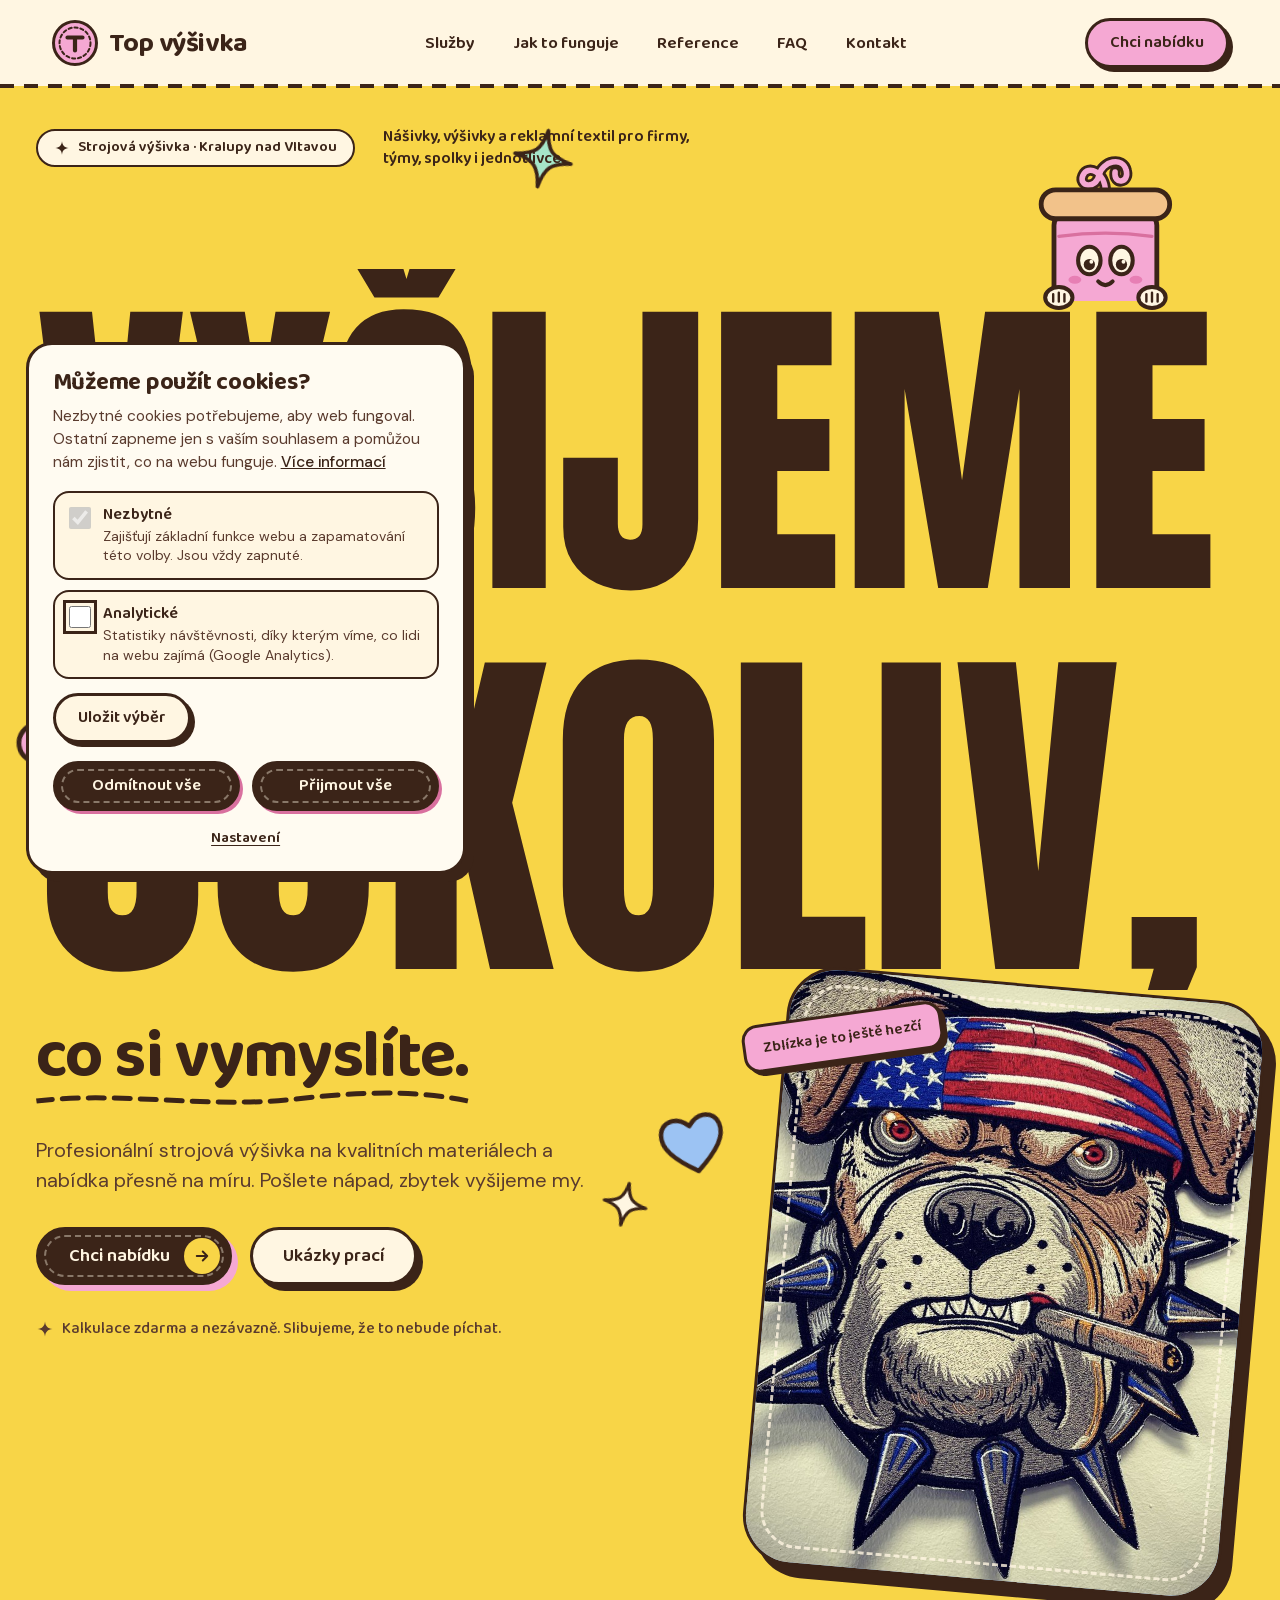
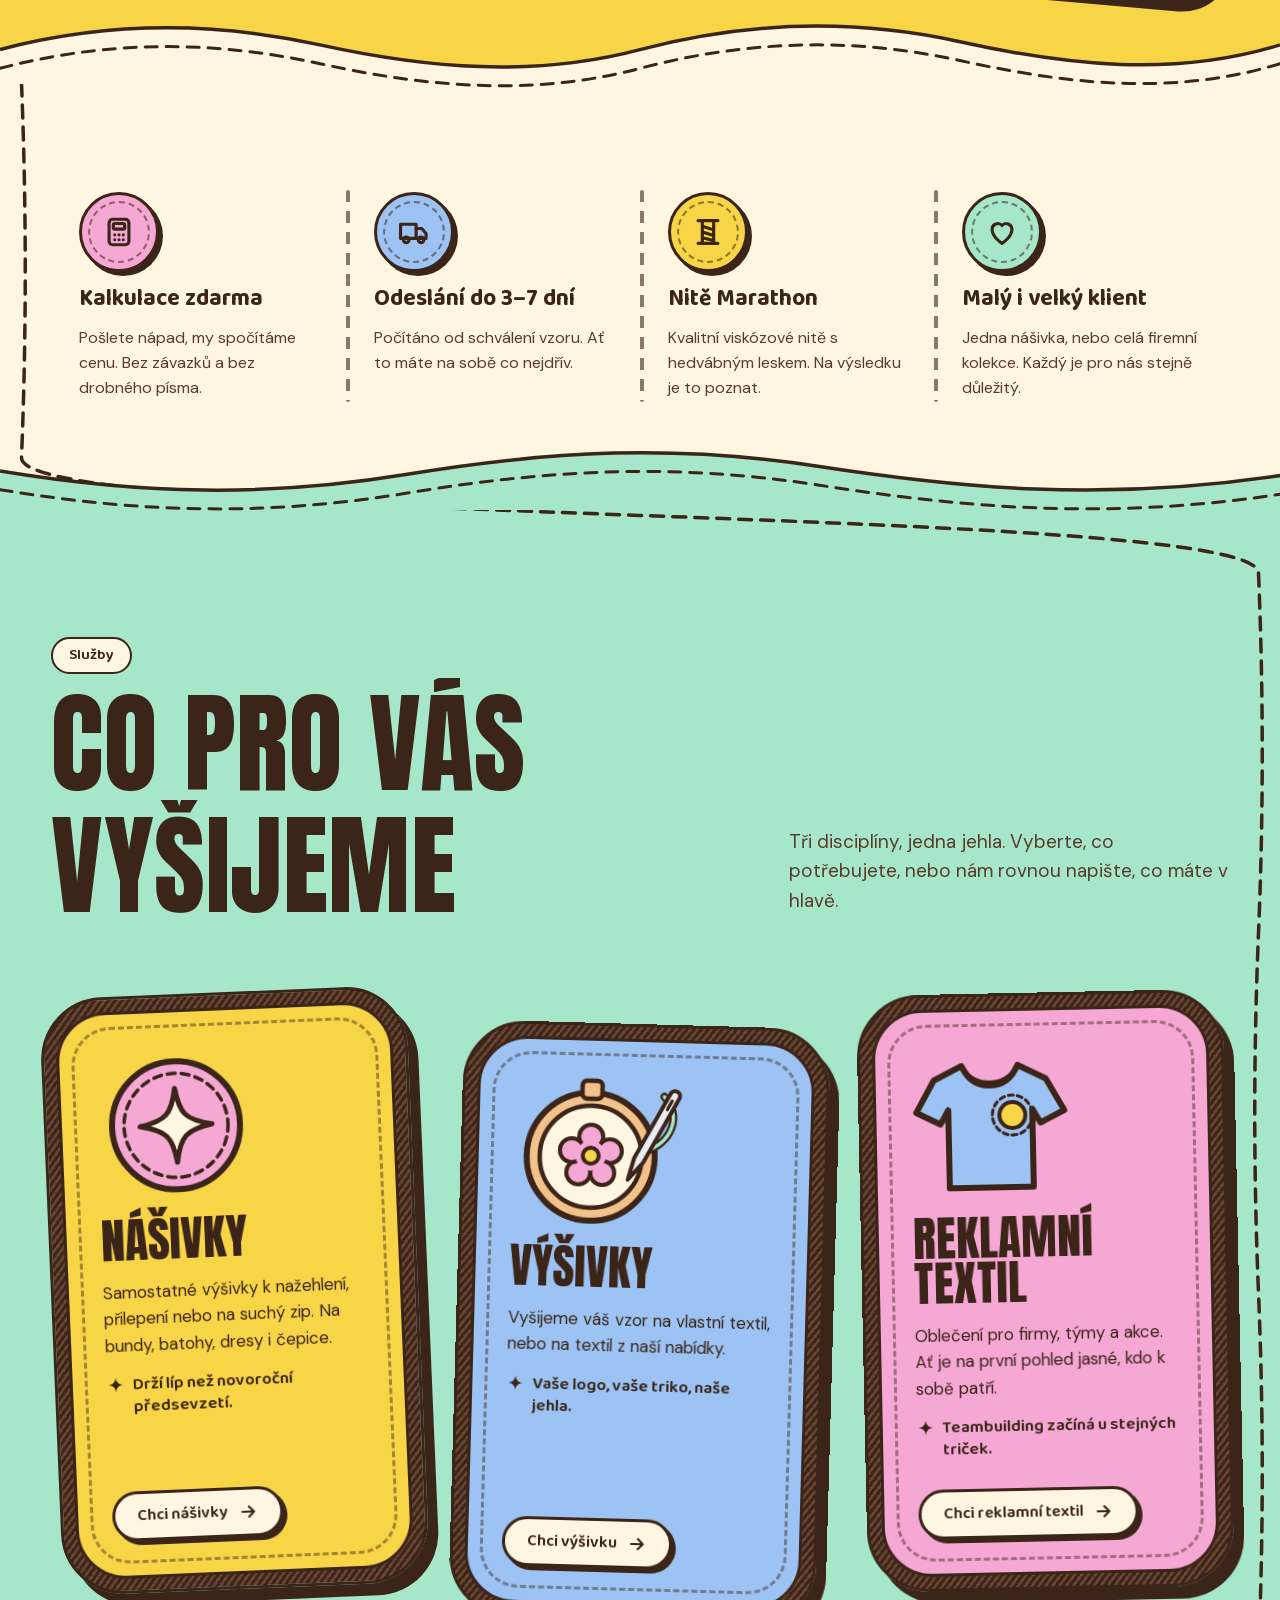
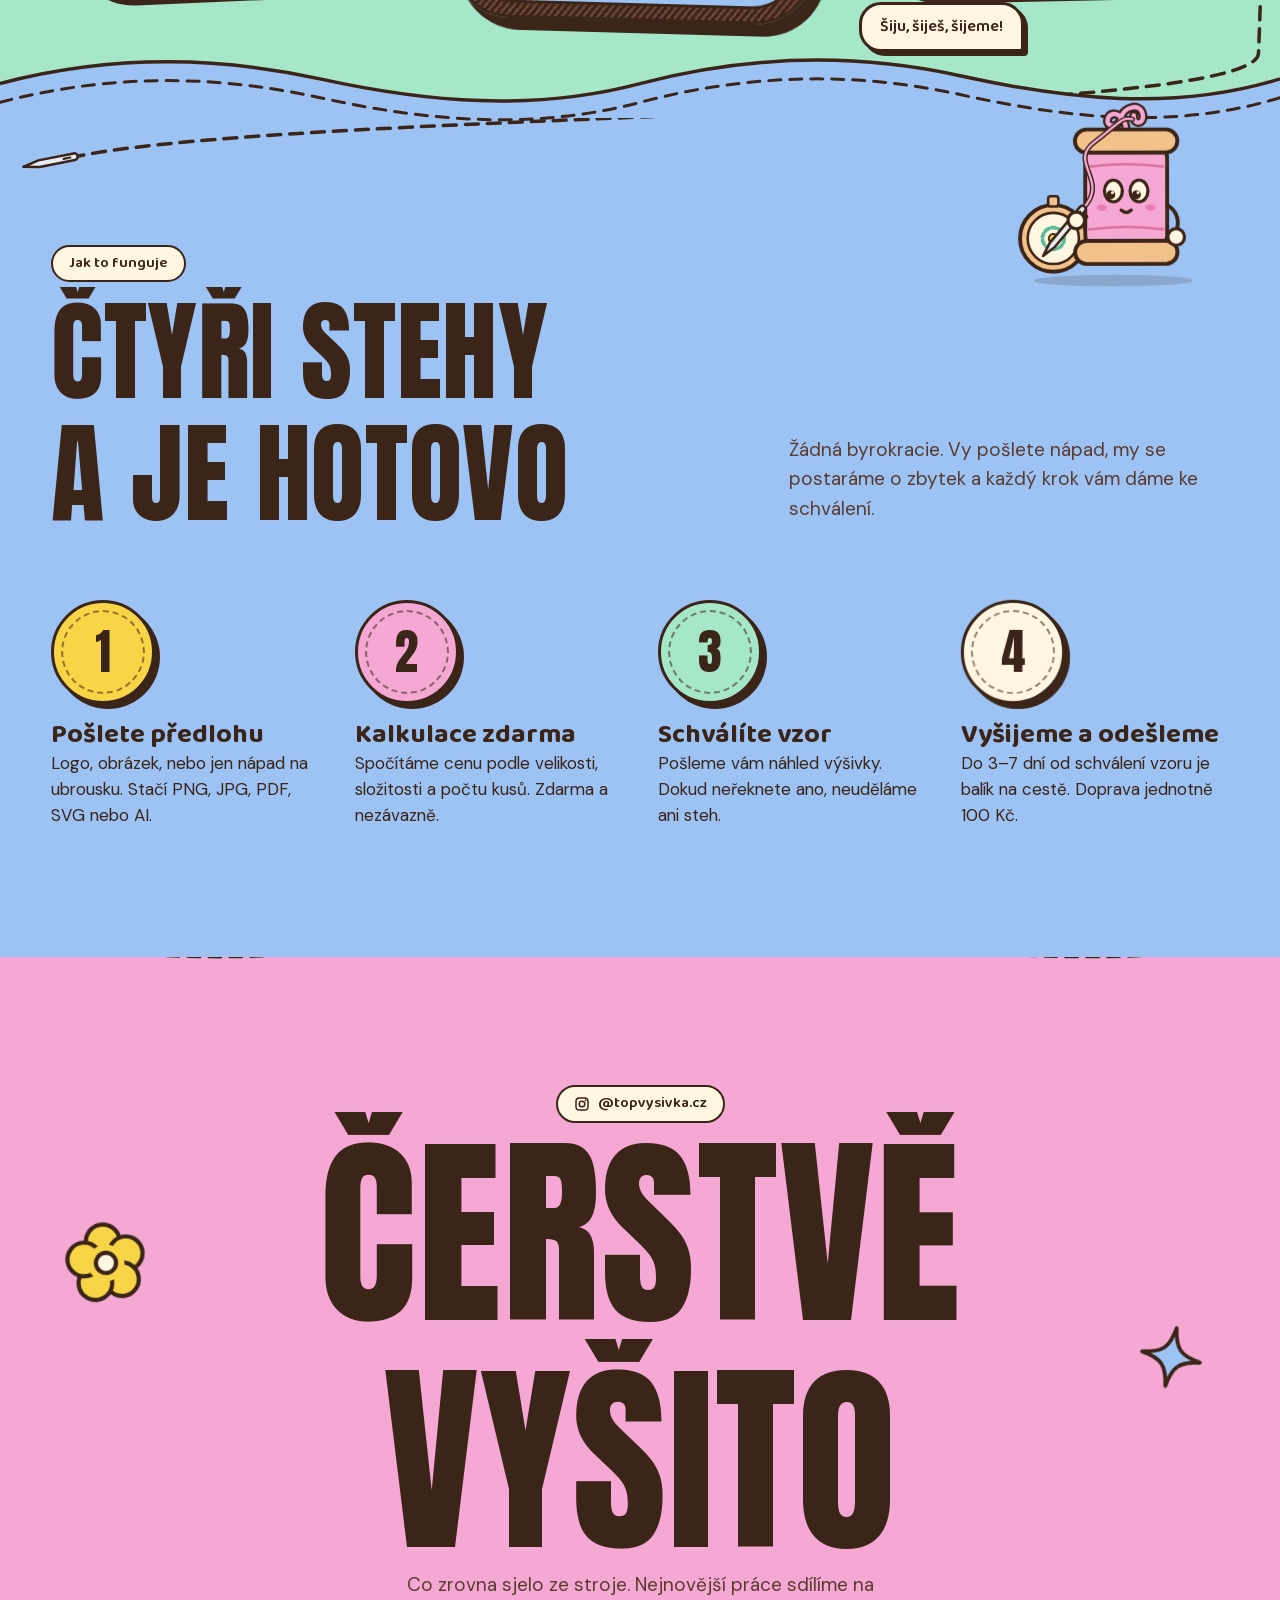
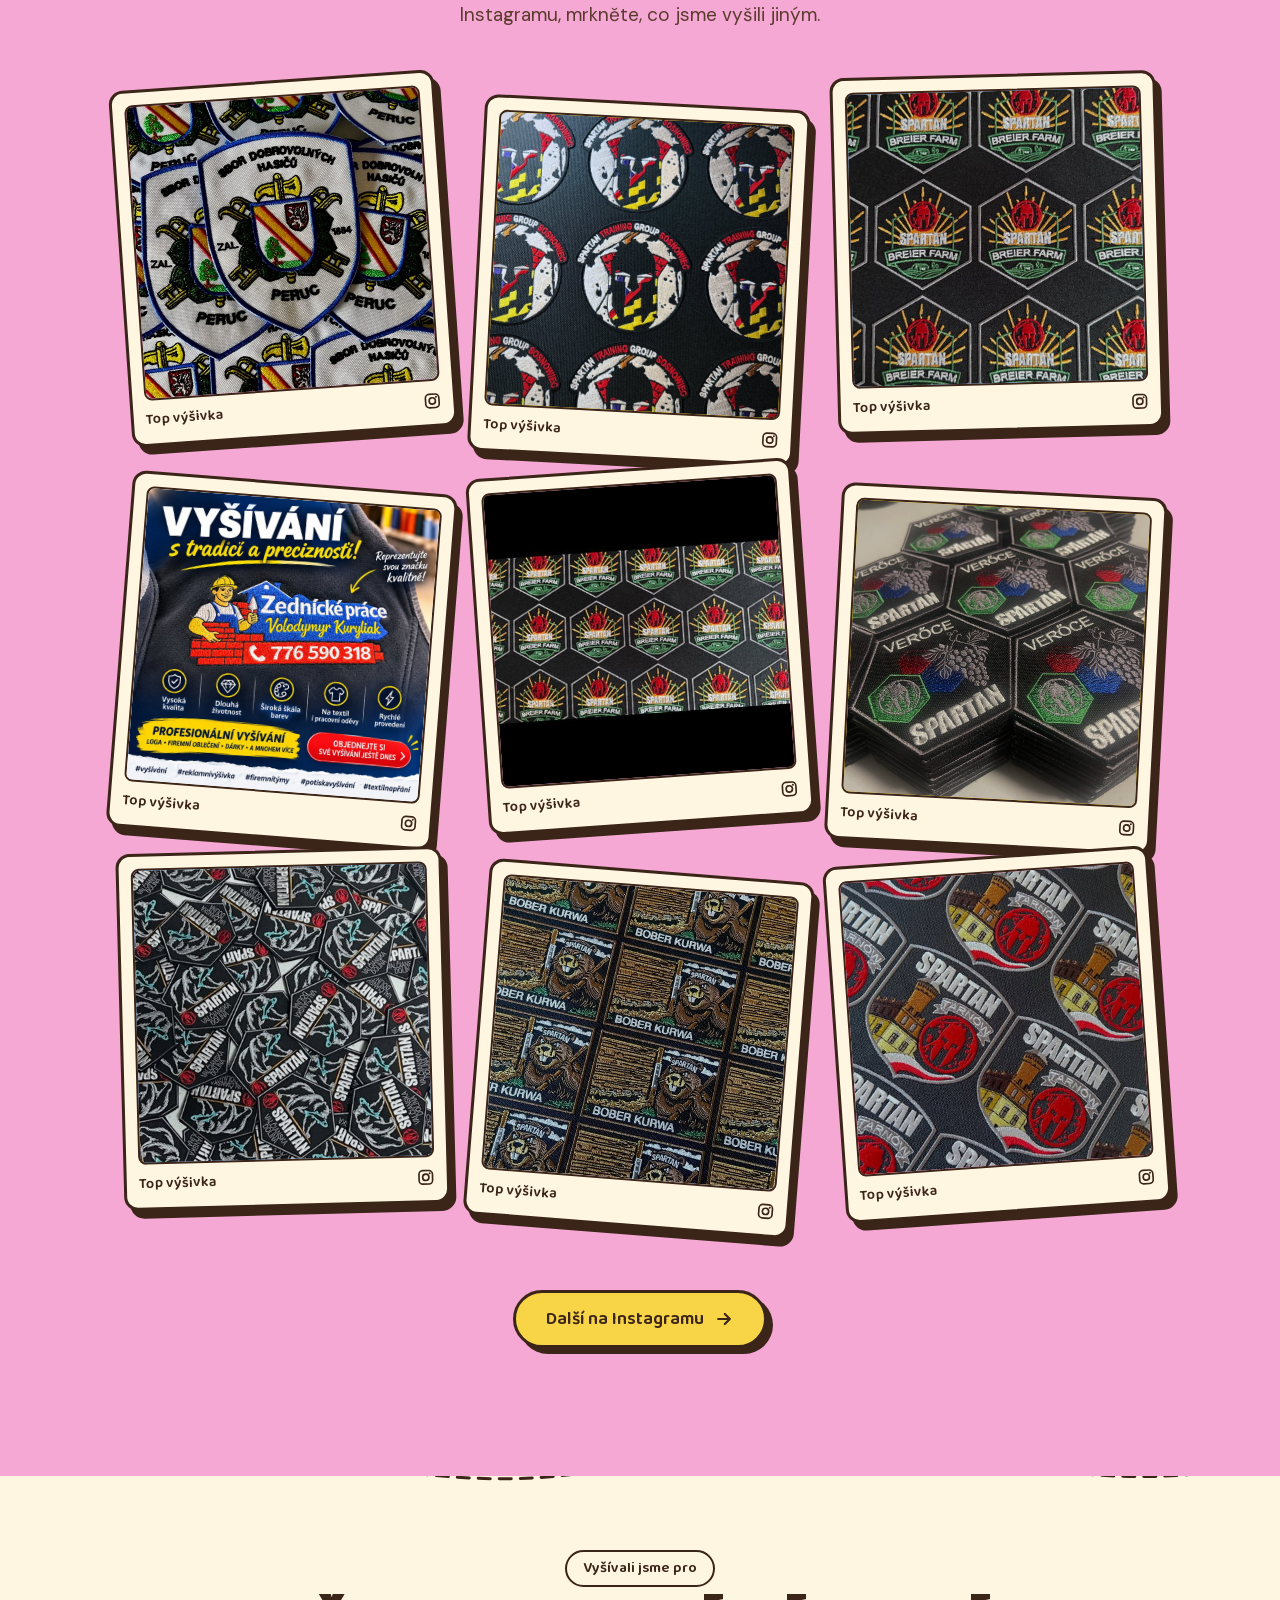
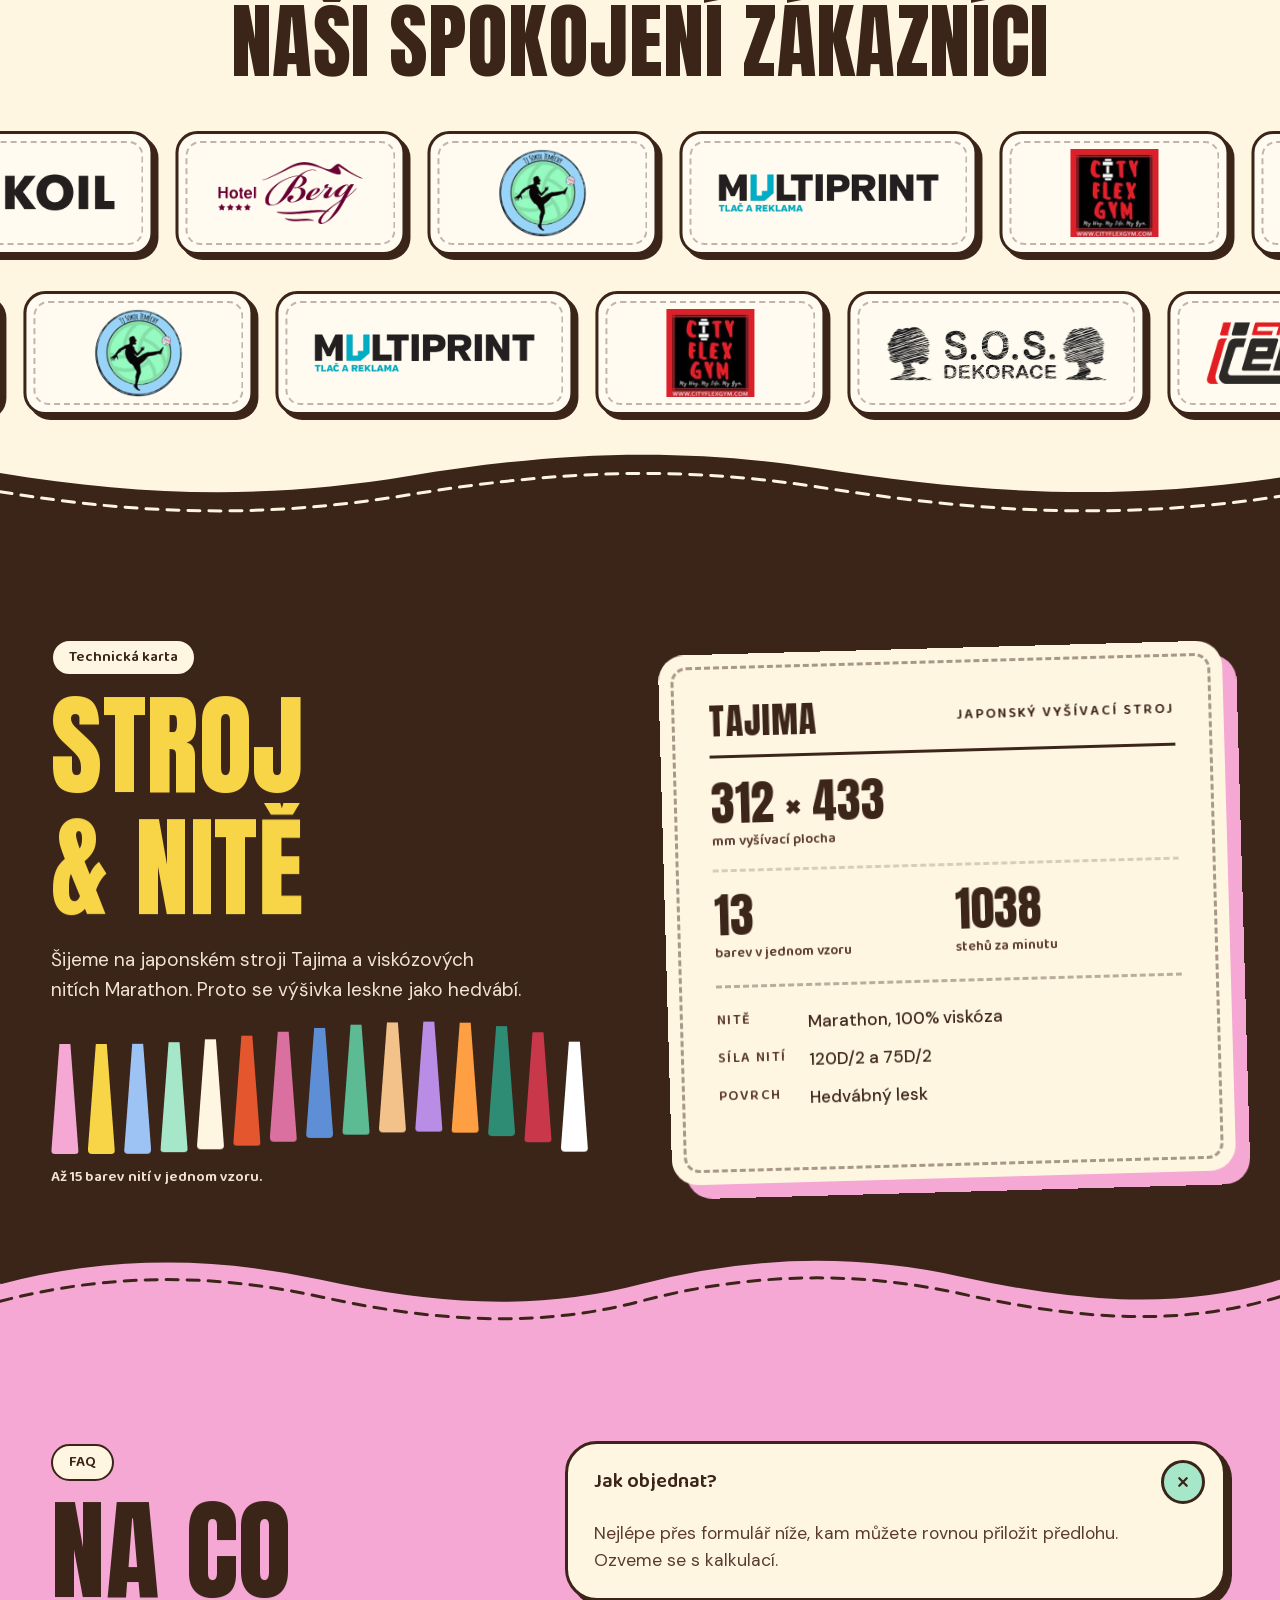
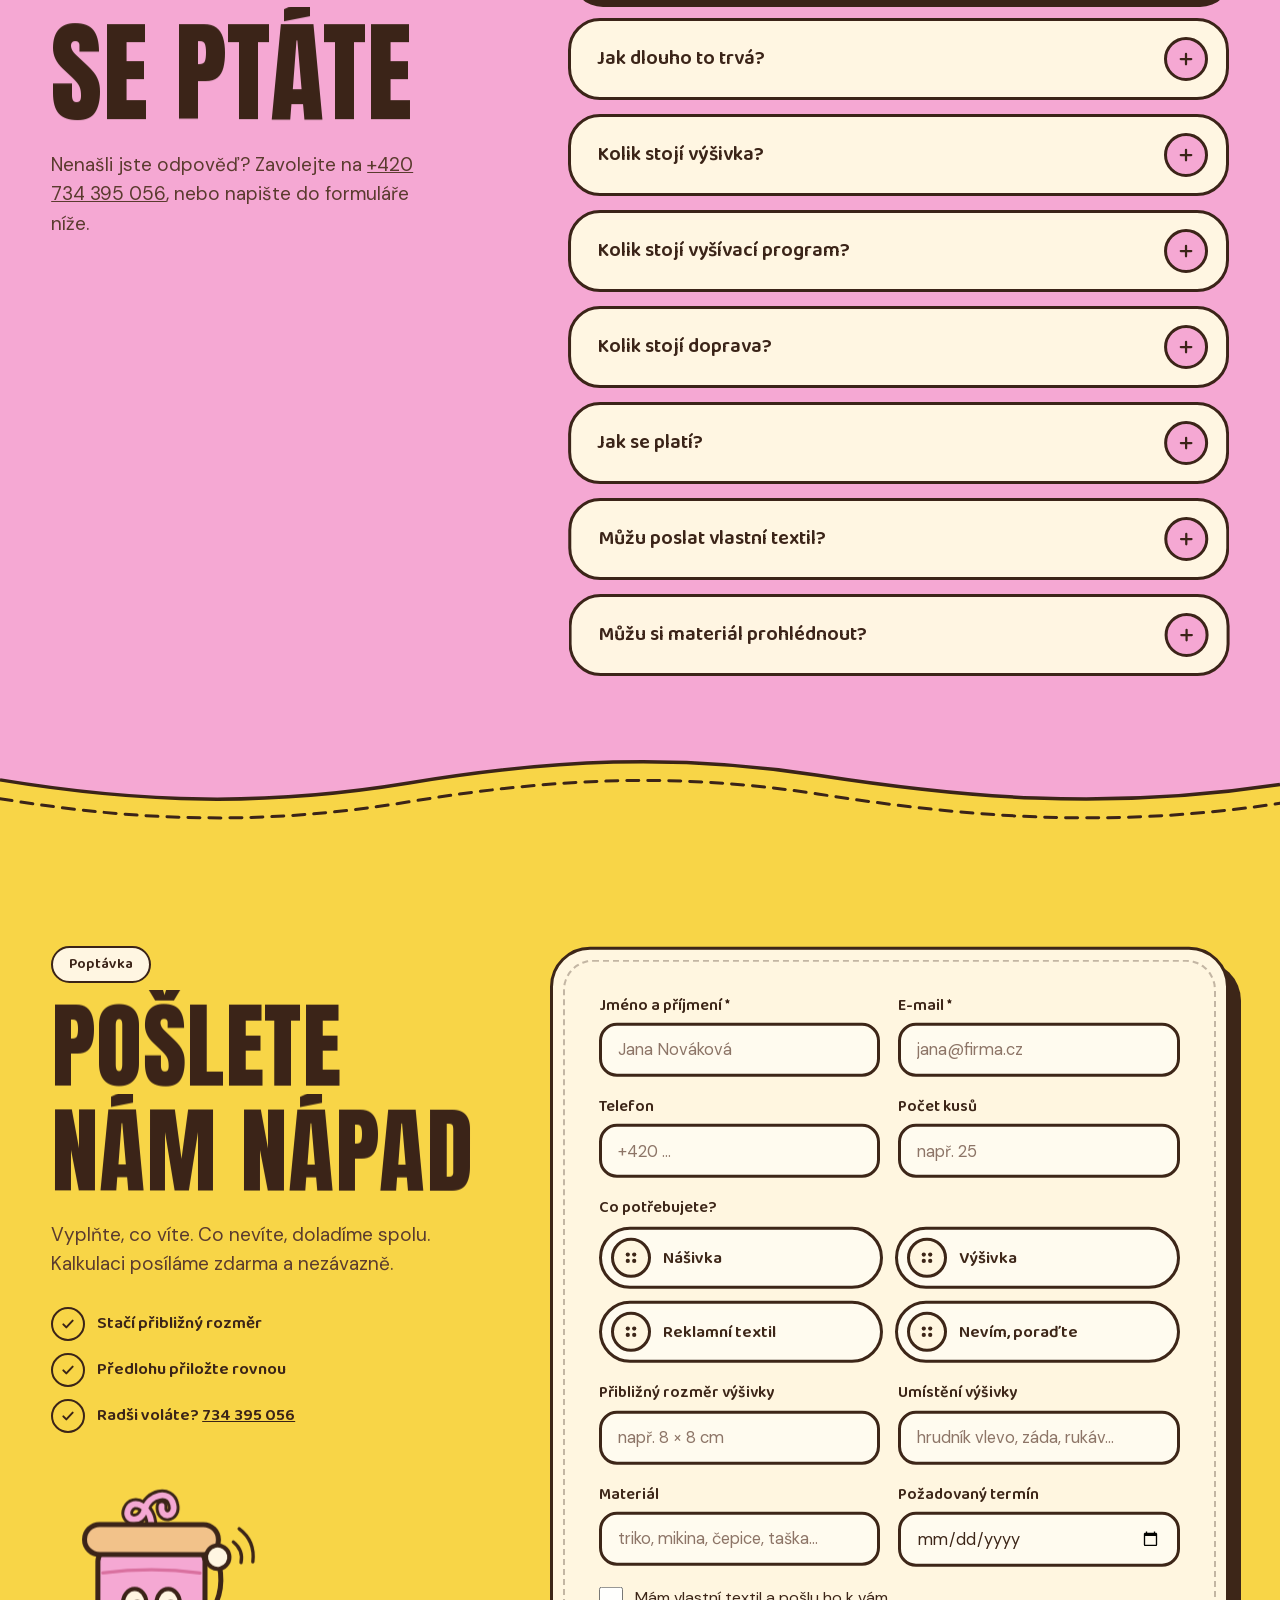
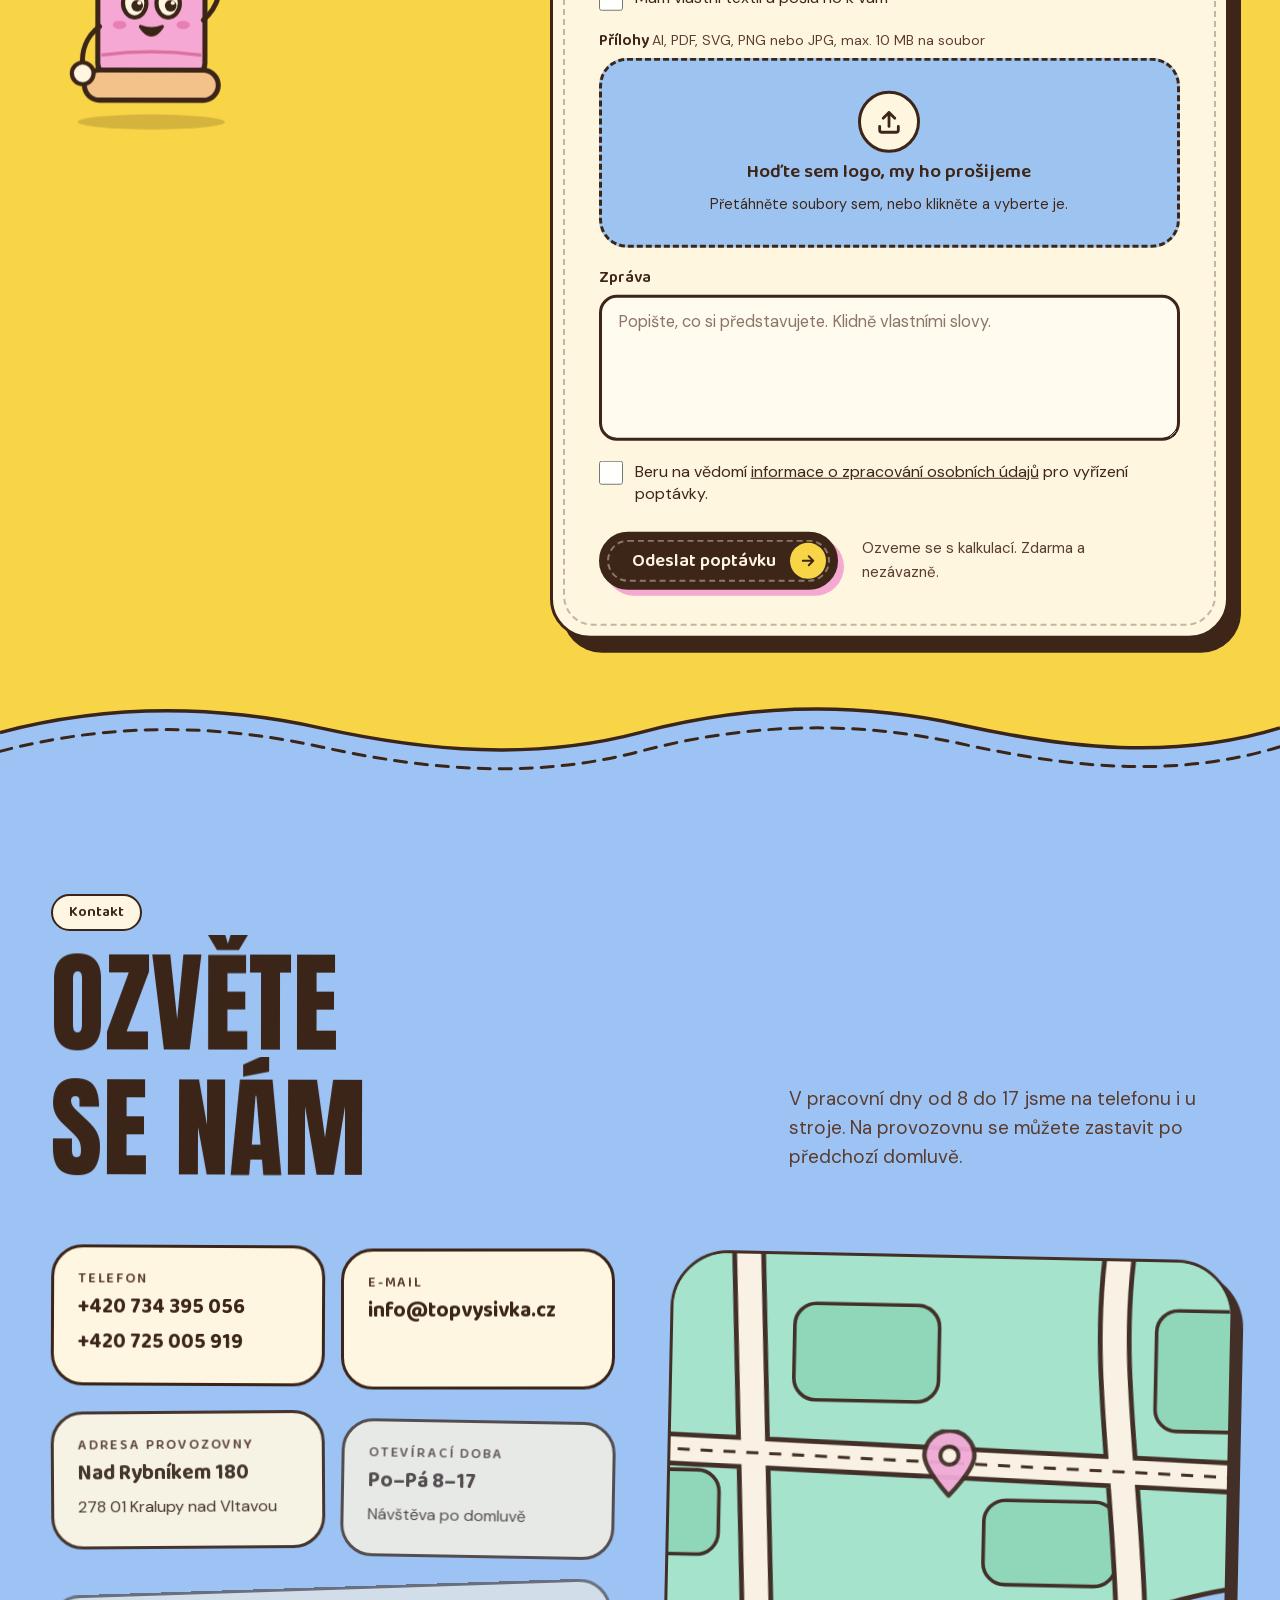
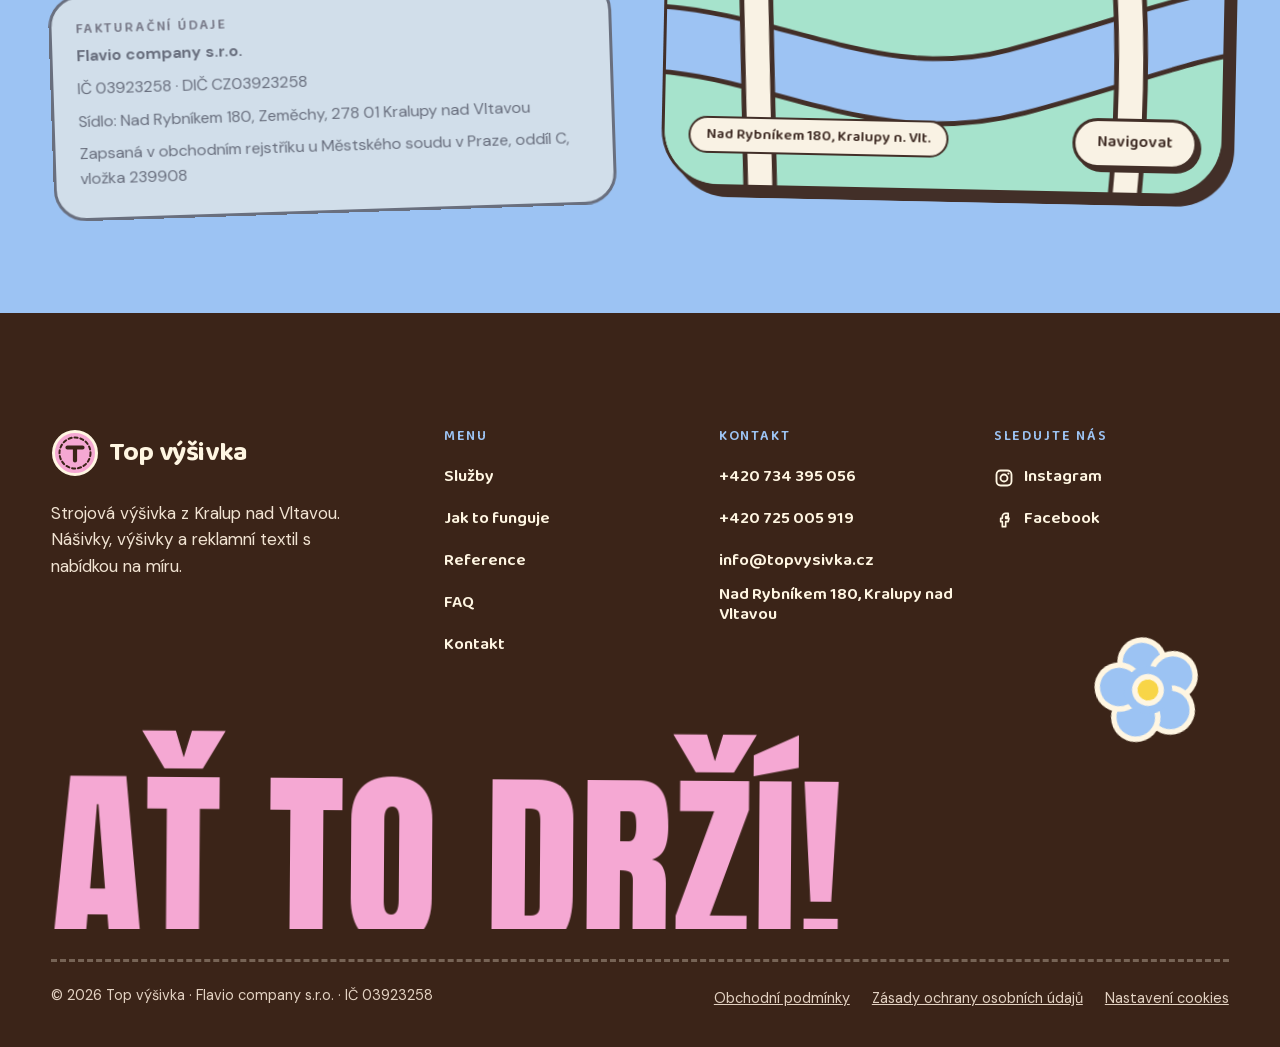
<file: obchodni-podminky.html>
<!doctype html>
<html lang="cs">
<head>
<meta charset="utf-8">
<meta name="viewport" content="width=device-width, initial-scale=1">
<title>Obchodní podmínky | Top výšivka</title>
<meta name="description" content="Obchodní podmínky společnosti Flavio company s.r.o. (Top výšivka), Kralupy nad Vltavou.">
<meta name="theme-color" content="#F8D547">
<link rel="canonical" href="https://topvysivka.cz/obchodni-podminky">
<link rel="icon" href="/favicon.ico" sizes="48x48">
<link rel="icon" href="assets/img/favicon-96.png" type="image/png" sizes="96x96">
<link rel="icon" href="assets/img/favicon.svg" type="image/svg+xml">
<link rel="apple-touch-icon" href="assets/img/apple-touch-icon.png">
<link rel="stylesheet" href="assets/fonts/fonts.css">
<link rel="stylesheet" href="assets/css/style.css">
<style>
  body{margin:0;background:#FFF6E2}
  .tv-doc{padding:clamp(40px,6vw,80px) 0 clamp(64px,8vw,110px)}
  .tv-doc__in{max-width:780px;margin:0 auto}
  .tv-doc h1{font:700 clamp(36px,5vw,58px)/1.05 'Baloo 2',ui-rounded,sans-serif;letter-spacing:-.02em;margin:22px 0 10px}
  .tv-doc h2{font:700 24px/1.2 'Baloo 2',ui-rounded,sans-serif;margin:40px 0 12px}
  .tv-doc p,.tv-doc li{color:var(--ink2)}
  .tv-doc p + p{margin-top:12px}
  .tv-doc ul{list-style:disc;padding-left:22px;margin-top:10px}
  .tv-doc li + li{margin-top:6px}
  .tv-doc a{text-decoration-thickness:2px;text-underline-offset:3px}
  .tv-doc__meta{font-size:15px}
  .tv-doc__box{margin-top:16px;padding:20px 24px;border:3px solid var(--ink);border-radius:20px;background:var(--paper);box-shadow:5px 5px 0 var(--ink)}
  .tv-doc__box p{color:var(--ink)}
  .tv-doc__back{margin-top:48px}
  .tv-doc p.tv-doc__sub{padding-left:22px}
  .tv-doc h2 + p{margin-top:0}
  .tv-doc p + p{margin-top:10px}
</style>
</head>
<body>
<div class="tv">

<header class="tv-header">
  <div class="tv-wrap tv-header__in">
    <a class="tv-logo" href="./" aria-label="Top výšivka – hlavní stránka">
      <svg viewBox="0 0 48 48" aria-hidden="true"><circle cx="24" cy="24" r="21.5" fill="#F5A8D3" stroke="#3B2418" stroke-width="3"></circle><circle cx="24" cy="24" r="15.5" fill="none" stroke="#3B2418" stroke-width="2" stroke-dasharray="3.2 2.8" stroke-linecap="round"></circle><path d="M16.5 18.5h15M24 18.5v13" fill="none" stroke="#3B2418" stroke-width="4.2" stroke-linecap="round"></path></svg>
      <span>Top výšivka</span>
    </a>
    <div class="tv-header__right">
      <a class="tv-btn tv-btn--pink tv-btn--sm" href="./#poptavka">Chci nabídku</a>
    </div>
  </div>
</header>

<main class="tv-doc">
  <article class="tv-wrap"><div class="tv-doc__in">
    <span class="tv-pill">Obchodní podmínky</span>
    <h1>Obchodní podmínky</h1>
    <div class="tv-doc__box" style="margin-top:22px"><p>obchodní společnosti Flavio company s.r.o. se sídlem Nad Rybníkem 180, 278 01 Kralupy nad Vltavou identifikační číslo: 03923258 zapsané v obchodním rejstříku vedeném u Městského soudu v Praze, oddíl C, vložka 239908 pro prodej zboží prostřednictvím on-line obchodu umístěného na internetové adrese www.topvysivka.cz</p></div>

    <h2>1. Úvodní ustanovení</h2>
    <p>1.1. Tyto obchodní podmínky (dále jen „obchodní podmínky“) obchodní společnosti Flavio company s.r.o., se sídlem Nad Rybníkem 180, 278 01, Kralupy nad Vltavou, identifikační číslo: 03923258, zapsané v obchodním rejstříku vedeném u Městského soudu v Praze, oddíl C, vložka 239908 (dále jen „prodávající“) upravují v souladu s ustanovením § 1751 odst. 1 zákona č. 89/2012 Sb., občanský zákoník, ve znění pozdějších předpisů (dále jen „občanský zákoník“) vzájemná práva a povinnosti smluvních stran vzniklé v souvislosti nebo na základě kupní smlouvy (dále jen „kupní smlouva“) uzavírané mezi prodávajícím a jinou fyzickou osobou (dále jen „kupující“) prostřednictvím internetového obchodu prodávajícího. Internetový obchod je prodávajícím provozován na webové stránce umístěné na internetové adrese www.topvysivka.cz (dále jen „webová stránka“), a to prostřednictvím rozhraní webové stránky (dále jen „webové rozhraní obchodu“).</p>
    <p>1.2. Obchodní podmínky se nevztahují na případy, kdy osoba, která má v úmyslu nakoupit zboží od prodávajícího, je právnickou osobou či osobou, jež jedná při objednávání zboží v rámci své podnikatelské činnosti nebo v rámci svého samostatného výkonu povolání.</p>
    <p>1.3. Ustanovení odchylná od obchodních podmínek je možné sjednat v kupní smlouvě. Odchylná ujednání v kupní smlouvě mají přednost před ustanoveními obchodních podmínek.</p>
    <p>1.4. Ustanovení obchodních podmínek jsou nedílnou součástí kupní smlouvy. Kupní smlouva a obchodní podmínky jsou vyhotoveny v českém jazyce. Kupní smlouvu lze uzavřít v českém jazyce.</p>
    <p>1.5. Znění obchodních podmínek může prodávající měnit či doplňovat. Tímto ustanovením nejsou dotčena práva a povinnosti vzniklá po dobu účinnosti předchozího znění obchodních podmínek.</p>

    <h2>2. Uzavření kupní smlouvy</h2>
    <p>2.1. Veškerá prezentace zboží umístěná ve webovém rozhraní obchodu je informativního charakteru a prodávající není povinen uzavřít kupní smlouvu ohledně tohoto zboží. Ustanovení § 1732 odst. 2 občanského zákoníku se nepoužije.</p>
    <p>2.2. Webové rozhraní obchodu obsahuje informace o zboží, a to včetně uvedení cen jednotlivého zboží a nákladů za navrácení zboží, jestliže toto zboží ze své podstaty nemůže být navráceno obvyklou poštovní cestou. Ceny zboží jsou uvedeny včetně daně z přidané hodnoty a všech souvisejících poplatků. Ceny zboží zůstávají v platnosti po dobu, kdy jsou zobrazovány ve webovém rozhraní obchodu. Tímto ustanovením není omezena možnost prodávajícího uzavřít kupní smlouvu za individuálně sjednaných podmínek.</p>
    <p>2.3. Webové rozhraní obchodu obsahuje také informace o nákladech spojených s balením a dodáním zboží. Informace o nákladech spojených s balením a dodáním zboží uvedené ve webovém rozhraní obchodu platí pouze v případech, kdy je zboží doručováno v rámci území České republiky.</p>
    <p>2.4. Pro objednání zboží vyplní kupující objednávkový formulář ve webovém rozhraní obchodu. Objednávkový formulář obsahuje zejména informace o:</p>
    <p class="tv-doc__sub">2.4.1. objednávaném zboží (objednávané zboží „vloží“ kupující do elektronického nákupního košíku webového rozhraní obchodu),</p>
    <p class="tv-doc__sub">2.4.2. způsobu úhrady kupní ceny zboží, údaje o požadovaném způsobu doručení objednávaného zboží a</p>
    <p class="tv-doc__sub">2.4.3. informace o nákladech spojených s dodáním zboží (dále společně jen jako „objednávka“).</p>
    <p>2.5. Před zasláním objednávky prodávajícímu je kupujícímu umožněno zkontrolovat a měnit údaje, které do objednávky kupující vložil, a to i s ohledem na možnost kupujícího zjišťovat a opravovat chyby vzniklé při zadávání dat do objednávky. Údaje uvedené v objednávce jsou prodávajícím považovány za správné. Prodávající neprodleně po obdržení objednávky toto obdržení kupujícímu potvrdí elektronickou poštou, a to na adresu elektronické pošty kupujícího uvedenou v uživatelském účtu či v objednávce (dále jen „elektronická adresa kupujícího“).</p>
    <p>2.6. Prodávající je vždy oprávněn v závislosti na charakteru objednávky (množství zboží, výše kupní ceny, předpokládané náklady na dopravu) požádat kupujícího o dodatečné potvrzení objednávky (například písemně či telefonicky).</p>
    <p>2.7. Smluvní vztah mezi prodávajícím a kupujícím vzniká doručením přijetí objednávky (akceptací), jež je prodávajícím zasláno kupujícímu elektronickou poštou, a to na adresu elektronické pošty kupujícího.</p>
    <p>2.8. Kupující souhlasí s použitím komunikačních prostředků na dálku při uzavírání kupní smlouvy. Náklady vzniklé kupujícímu při použití komunikačních prostředků na dálku v souvislosti s uzavřením kupní smlouvy (náklady na internetové připojení, náklady na telefonní hovory) si hradí kupující sám, přičemž tyto náklady se neliší od základní sazby.</p>

    <h2>3. Cena zboží a platební podmínky</h2>
    <p>3.1. Cenu zboží a případné náklady spojené s dodáním zboží dle kupní smlouvy může kupující uhradit prodávajícímu následujícími způsoby: a.) v hotovosti na dobírku v místě určeném kupujícím v objednávce; b.) bezhotovostně převodem na účet prodávajícího č. 107-9961950217/0100, vedený u společnosti Komerční banka (dále jen „účet prodávajícího“);</p>
    <p>3.2. Společně s kupní cenou je kupující povinen zaplatit prodávajícímu také náklady spojené s balením a dodáním zboží ve smluvené výši. Není-li uvedeno výslovně jinak, rozumí se dále kupní cenou i náklady spojené s dodáním zboží.</p>
    <p>3.3. Prodávající nepožaduje od kupujícího zálohu či jinou obdobnou platbu. Tímto není dotčeno ustanovení čl. 3.6 obchodních podmínek ohledně povinnosti uhradit kupní cenu zboží předem.</p>
    <p>3.4. V případě platby v hotovosti či v případě platby na dobírku je kupní cena splatná při převzetí zboží. V případě bezhotovostní platby je kupní cena splatná do 7 dnů od uzavření kupní smlouvy.</p>
    <p>3.5. V případě bezhotovostní platby je kupující povinen uhrazovat kupní cenu zboží společně s uvedením variabilního symbolu platby. V případě bezhotovostní platby je závazek kupujícího uhradit kupní cenu splněn okamžikem připsání příslušné částky na účet prodávajícího.</p>
    <p>3.6. Prodávající je oprávněn, zejména v případě, že ze strany kupujícího nedojde k dodatečnému potvrzení objednávky (čl. 2.6), požadovat uhrazení celé kupní ceny ještě před odesláním zboží kupujícímu. Ustanovení § 2119 odst. 1 občanského zákoníku se nepoužije.</p>
    <p>3.7. Případné slevy z ceny zboží poskytnuté prodávajícím kupujícímu nelze vzájemně kombinovat.</p>
    <p>3.8. Je-li to v obchodním styku obvyklé nebo je-li tak stanoveno obecně závaznými právními předpisy, vystaví prodávající ohledně plateb prováděných na základě kupní smlouvy kupujícímu daňový doklad – fakturu. Prodávající je plátcem daně z přidané hodnoty. Daňový doklad – fakturu vystaví prodávající kupujícímu po uhrazení ceny zboží a zašle jej v elektronické podobě na elektronickou adresu kupujícího.</p>
    <p>3.9. Podle zákona o evidenci tržeb je prodávající povinen vystavit kupujícímu účtenku. Zároveň je povinen zaevidovat přijatou tržbu u správce daně online; v případě technického výpadku pak nejpozději do 48 hodin.</p>

    <h2>4. Odstoupení od kupní smlouvy</h2>
    <p>4.1. Kupující bere na vědomí, že dle ustanovení § 1837 občanského zákoníku, nelze mimo jiné odstoupit od kupní smlouvy o dodávce zboží, které bylo upraveno podle přání kupujícího nebo pro jeho osobu, od kupní smlouvy o dodávce zboží, které podléhá rychlé zkáze, jakož i zboží, které bylo po dodání nenávratně smíseno s jiným zbožím, od kupní smlouvy o dodávce zboží v uzavřeném obalu, které spotřebitel z obalu vyňal a z hygienických důvodů jej není možné vrátit a od kupní smlouvy o dodávce zvukové nebo obrazové nahrávky nebo počítačového programu, pokud porušil jejich původní obal.</p>
    <p>4.2. Nejedná-li se o případ uvedený v čl. 4.1 obchodních podmínek či o jiný případ, kdy nelze od kupní smlouvy odstoupit, má kupující v souladu s ustanovením § 1829 odst. 1 občanského zákoníku právo od kupní smlouvy odstoupit, a to do čtrnácti (14) dnů od převzetí zboží, přičemž v případě, že předmětem kupní smlouvy je několik druhů zboží nebo dodání několika částí, běží tato lhůta ode dne převzetí poslední dodávky zboží. Odstoupení od kupní smlouvy musí být prodávajícímu odesláno ve lhůtě uvedené v předchozí větě. Pro odstoupení od kupní smlouvy může kupující využit vzorový formulář poskytovaný prodávajícím, jenž tvoří přílohu obchodních podmínek. Odstoupení od kupní smlouvy může kupující zasílat mimo jiné na adresu provozovny prodávajícího či na adresu elektronické pošty prodávajícího <a href="mailto:info@topvysivka.cz">info@topvysivka.cz</a>.</p>
    <p>4.3. V případě odstoupení od kupní smlouvy dle čl. 4.2 obchodních podmínek se kupní smlouva od počátku ruší. Zboží musí být kupujícím prodávajícímu vráceno do čtrnácti (14) dnů od doručení odstoupení od kupní smlouvy prodávajícímu. Odstoupí-li kupující od kupní smlouvy, nese kupující náklady spojené s navrácením zboží prodávajícímu, a to i v tom případě, kdy zboží nemůže být vráceno pro svou povahu obvyklou poštovní cestou.</p>
    <p>4.4. V případě odstoupení od kupní smlouvy dle čl. 4.2 obchodních podmínek vrátí prodávající peněžní prostředky přijaté od kupujícího do čtrnácti (14) dnů od odstoupení od kupní smlouvy kupujícím, a to stejným způsobem, jakým je prodávající od kupujícího přijal. Prodávající je taktéž oprávněn vrátit plnění poskytnuté kupujícím již při vrácení zboží kupujícím či jiným způsobem, pokud s tím kupující bude souhlasit a nevzniknou tím kupujícímu další náklady. Odstoupí-li kupující od kupní smlouvy, prodávající není povinen vrátit přijaté peněžní prostředky kupujícímu dříve, než mu kupující zboží vrátí nebo prokáže, že zboží prodávajícímu odeslal.</p>
    <p>4.5. Nárok na úhradu škody vzniklé na zboží je prodávající oprávněn jednostranně započíst proti nároku kupujícího na vrácení kupní ceny.</p>
    <p>4.6. V případech, kdy má kupující v souladu s ustanovením § 1829 odst. 1 občanského zákoníku právo od kupní smlouvy odstoupit, je prodávající také oprávněn kdykoliv od kupní smlouvy odstoupit, a to až do doby převzetí zboží kupujícím. V takovém případě vrátí prodávající kupujícímu kupní cenu bez zbytečného odkladu, a to bezhotovostně na účet určený kupujícím.</p>
    <p>4.7. Je-li společně se zbožím poskytnut kupujícímu dárek, je darovací smlouva mezi prodávajícím a kupujícím uzavřena s rozvazovací podmínkou, že dojde-li k odstoupení od kupní smlouvy kupujícím, pozbývá darovací smlouva ohledně takového dárku účinnosti a kupující je povinen spolu se zbožím prodávajícímu vrátit i poskytnutý dárek.</p>

    <h2>5. Přeprava a dodání zboží</h2>
    <p>5.1. V případě, že je způsob dopravy smluven na základě zvláštního požadavku kupujícího, nese kupující riziko a případné dodatečné náklady spojené s tímto způsobem dopravy.</p>
    <p>5.2. Je-li prodávající podle kupní smlouvy povinen dodat zboží na místo určené kupujícím v objednávce, je kupující povinen převzít zboží při dodání.</p>
    <p>5.3. V případě, že je z důvodů na straně kupujícího nutno zboží doručovat opakovaně nebo jiným způsobem, než bylo uvedeno v objednávce, je kupující povinen uhradit náklady spojené s opakovaným doručováním zboží, resp. náklady spojené s jiným způsobem doručení.</p>
    <p>5.4. Při převzetí zboží od přepravce je kupující povinen zkontrolovat neporušenost obalů zboží a v případě jakýchkoliv závad toto neprodleně oznámit přepravci. V případě shledání porušení obalu svědčícího o neoprávněném vniknutí do zásilky nemusí kupující zásilku od přepravce převzít.</p>
    <p>5.5. Další práva a povinnosti stran při přepravě zboží mohou upravit zvláštní dodací podmínky prodávajícího, jsou-li prodávajícím vydány.</p>

    <h2>6. Práva z vadného plnění</h2>
    <p>6.1. Práva a povinnosti smluvních stran ohledně práv z vadného plnění se řídí příslušnými obecně závaznými právními předpisy (zejména ustanoveními § 1914 až 1925, § 2099 až 2117 a § 2161 až 2174 občanského zákoníku a zákonem č. 634/1992 Sb., o ochraně spotřebitele, ve znění pozdějších předpisů).</p>
    <p>6.2. Prodávající odpovídá kupujícímu, že zboží při převzetí nemá vady. Zejména prodávající odpovídá kupujícímu, že v době, kdy kupující zboží převzal:</p>
    <p class="tv-doc__sub">6.2.1. má zboží vlastnosti, které si strany ujednaly, a chybí-li ujednání, má takové vlastnosti, které prodávající nebo výrobce popsal nebo které kupující očekával s ohledem na povahu zboží a na základě reklamy jimi prováděné,</p>
    <p class="tv-doc__sub">6.2.2. se zboží hodí k účelu, který pro jeho použití prodávající uvádí nebo ke kterému se zboží tohoto druhu obvykle používá,</p>
    <p class="tv-doc__sub">6.2.3. zboží odpovídá jakostí nebo provedením smluvenému vzorku nebo předloze, byla-li jakost nebo provedení určeno podle smluveného vzorku nebo předlohy,</p>
    <p class="tv-doc__sub">6.2.4. je zboží v odpovídajícím množství, míře nebo hmotnosti a</p>
    <p class="tv-doc__sub">6.2.5. zboží vyhovuje požadavkům právních předpisů.</p>
    <p>6.3. Ustanovení uvedená v čl. 6.2 obchodních podmínek se nepoužijí u zboží prodávaného za nižší cenu na vadu, pro kterou byla nižší cena ujednána, na opotřebení zboží způsobené jeho obvyklým užíváním, u použitého zboží na vadu odpovídající míře používání nebo opotřebení, kterou zboží mělo při převzetí kupujícím, nebo vyplývá-li to z povahy zboží.</p>
    <p>6.4. Projeví-li se vada v průběhu šesti měsíců od převzetí, má se za to, že zboží bylo vadné již při převzetí. Kupující je oprávněn uplatnit právo z vady, která se vyskytne u spotřebního zboží v době dvaceti čtyř měsíců od převzetí.</p>
    <p>6.5. Práva z vadného plnění uplatňuje kupující u prodávajícího na adrese jeho provozovny, v níž je přijetí reklamace možné s ohledem na sortiment prodávaného zboží, případně i v sídle nebo místě podnikání.</p>
    <p>6.6. Další práva a povinnosti stran související s odpovědností prodávajícího za vady může upravit reklamační řád prodávajícího.</p>

    <h2>7. Další práva a povinnosti smluvních stran</h2>
    <p>7.1. Kupující nabývá vlastnictví ke zboží zaplacením celé kupní ceny zboží.</p>
    <p>7.2. Prodávající není ve vztahu ke kupujícímu vázán žádnými kodexy chování ve smyslu ustanovení § 1826 odst. 1 písm. e) občanského zákoníku.</p>
    <p>7.3. Vyřizování stížností spotřebitelů zajišťuje prodávající prostřednictvím elektronické adresy <a href="mailto:info@topvysivka.cz">info@topvysivka.cz</a>. Informaci o vyřízení stížnosti kupujícího zašle prodávající na elektronickou adresu kupujícího.</p>
    <p>7.4. K mimosoudnímu řešení spotřebitelských sporů z kupní smlouvy je příslušná Česká obchodní inspekce, se sídlem Štěpánská 567/15, 120 00 Praha 2, IČ: 00020869, internetová adresa: <a href="https://adr.coi.cz/cs" target="_blank" rel="noopener">https://adr.coi.cz/cs</a>. Platformu pro řešení sporů online nacházející se na internetové adrese <a href="http://ec.europa.eu/consumers/odr" target="_blank" rel="noopener">http://ec.europa.eu/consumers/odr</a> je možné využít při řešení sporů mezi prodávajícím a kupujícím z kupní smlouvy.</p>
    <p>7.5. Evropské spotřebitelské centrum Česká republika, se sídlem Štěpánská 567/15, 120 00 Praha 2, internetová adresa: <a href="http://www.evropskyspotrebitel.cz" target="_blank" rel="noopener">http://www.evropskyspotrebitel.cz</a> je kontaktním místem podle Nařízení Evropského parlamentu a Rady (EU) č. 524/2013 ze dne 21. května 2013 o řešení spotřebitelských sporů on-line a o změně nařízení (ES) č. 2006/2004 a směrnice 2009/22/ES (nařízení o řešení spotřebitelských sporů on-line).</p>
    <p>7.6. Prodávající je oprávněn k prodeji zboží na základě živnostenského oprávnění. Živnostenskou kontrolu provádí v rámci své působnosti příslušný živnostenský úřad. Dozor nad oblastí ochrany osobních údajů vykonává Úřad pro ochranu osobních údajů. Česká obchodní inspekce vykonává ve vymezeném rozsahu mimo jiné dozor nad dodržováním zákona č. 634/1992 Sb., o ochraně spotřebitele, ve znění pozdějších předpisů.</p>
    <p>7.7. Kupující tímto přebírá na sebe nebezpečí změny okolností ve smyslu § 1765 odst. 2 občanského zákoníku.</p>

    <h2>8. Ochrana osobních údajů</h2>
    <p>8.1. Ochrana osobních údajů kupujícího, který je fyzickou osobou, je poskytována zákonem č. 101/2000 Sb., o ochraně osobních údajů, ve znění pozdějších předpisů.</p>
    <p>8.2. Kupující souhlasí se zpracováním těchto svých osobních údajů: jméno a příjmení, adresa bydliště, identifikační číslo, daňové identifikační číslo, adresa elektronické pošty, telefonní číslo a (dále společně vše jen jako „osobní údaje“).</p>
    <p>8.3. Kupující souhlasí se zpracováním osobních údajů prodávajícím, a to pro účely realizace práv a povinností z kupní smlouvy a pro účely vedení uživatelského účtu. Nezvolí-li kupující jinou možnost, souhlasí se zpracováním osobních údajů prodávajícím také pro účely zasílání informací a obchodních sdělení kupujícímu. Souhlas se zpracováním osobních údajů v celém rozsahu dle tohoto článku není podmínkou, která by sama o sobě znemožňovala uzavření kupní smlouvy.</p>
    <p>8.4. Kupující bere na vědomí, že je povinen své osobní údaje (při registraci, ve svém uživatelském účtu, při objednávce provedené z webového rozhraní obchodu) uvádět správně a pravdivě a že je povinen bez zbytečného odkladu informovat prodávajícího o změně ve svých osobních údajích.</p>
    <p>8.5. Zpracováním osobních údajů kupujícího může prodávající pověřit třetí osobu, jakožto zpracovatele. Kromě osob dopravujících zboží nebudou osobní údaje prodávajícím bez předchozího souhlasu kupujícího předávány třetím osobám.</p>
    <p>8.6. Osobní údaje budou zpracovávány po dobu neurčitou. Osobní údaje budou zpracovávány v elektronické podobě automatizovaným způsobem nebo v tištěné podobě neautomatizovaným způsobem.</p>
    <p>8.7. Kupující potvrzuje, že poskytnuté osobní údaje jsou přesné a že byl poučen o tom, že se jedná o dobrovolné poskytnutí osobních údajů.</p>
    <p>8.8. V případě, že by se kupující domníval, že prodávající nebo zpracovatel (čl. 8.5) provádí zpracování jeho osobních údajů, které je v rozporu s ochranou soukromého a osobního života kupujícího nebo v rozporu se zákonem, zejména jsou-li osobní údaje nepřesné s ohledem na účel jejich zpracování, může:</p>
    <p class="tv-doc__sub">8.8.1. požádat prodávajícího nebo zpracovatele o vysvětlení,</p>
    <p class="tv-doc__sub">8.8.2. požadovat, aby prodávající nebo zpracovatel odstranil takto vzniklý stav.</p>
    <p>8.9. Požádá-li kupující o informaci o zpracování svých osobních údajů, je mu prodávající povinen tuto informaci předat. Prodávající má právo za poskytnutí informace podle předchozí věty požadovat přiměřenou úhradu nepřevyšující náklady nezbytné na poskytnutí informace.</p>

    <h2>9. Zasílání obchodních sdělení a ukládání cookies</h2>
    <p>9.1. Kupující souhlasí se zasíláním informací souvisejících se zbožím, službami nebo podnikem prodávajícího na elektronickou adresu kupujícího a dále souhlasí se zasíláním obchodních sdělení prodávajícím na elektronickou adresu kupujícího.</p>
    <p>9.2. Kupující souhlasí s ukládáním tzv. cookies na jeho počítač. V případě, že je nákup na webové stránce možné provést a závazky prodávajícího z kupní smlouvy plnit, aniž by docházelo k ukládání tzv. cookies na počítač kupujícího, může kupující souhlas podle předchozí věty kdykoliv odvolat.</p>

    <h2>10. Doručování</h2>
    <p>10.1. Kupujícímu může být doručováno na elektronickou adresu kupujícího.</p>

    <h2>11. Závěrečná ustanovení</h2>
    <p>11.1. Pokud vztah založený kupní smlouvou obsahuje mezinárodní (zahraniční) prvek, pak strany sjednávají, že vztah se řídí českým právem.</p>
    <p>11.2. Volbou práva dle čl. 11.1 obchodních podmínek není spotřebitel zbaven ochrany, kterou mu poskytují ustanovení právního řádu, od nichž se nelze smluvně odchýlit, a jež by se v případě neexistence volby práva jinak použila dle ustanovení čl. 6 odst. 1 Nařízení Evropského parlamentu a Rady (ES) č. 593/2008 ze dne 17. června 2008 o právu rozhodném pro smluvní závazkové vztahy (Řím I).</p>
    <p>11.3. Je-li některé ustanovení obchodních podmínek neplatné nebo neúčinné, nebo se takovým stane, namísto neplatných ustanovení nastoupí ustanovení, jehož smysl se neplatnému ustanovení co nejvíce přibližuje. Neplatností nebo neúčinností jednoho ustanovení není dotčena platnost ostatních ustanovení.</p>
    <p>11.4. Kupní smlouva včetně obchodních podmínek je archivována prodávajícím v elektronické podobě a není přístupná.</p>
    <p>11.5. Přílohu obchodních podmínek tvoří vzorový formulář pro odstoupení od kupní smlouvy.</p>
    <p>11.6. Kontaktní údaje prodávajícího: adresa pro doručování Nad Rybníkem 180, 278 01, Kralupy nad Vltavou, adresa elektronické pošty <a href="mailto:info@topvysivka.cz">info@topvysivka.cz</a>, telefon 725005919.</p>

    <p class="tv-doc__meta" style="margin-top:28px">V Kralupech nad Vltavou dne 1.1.2018 Formulář pro odstoupení od kupní smlouvy naleznete <a href="#formular">ZDE</a>.</p>

    <h2 id="formular">Příloha: Vzorový formulář pro odstoupení od kupní smlouvy</h2>
    <div class="tv-doc__box">
      <p><em>(vyplňte tento formulář a pošlete jej zpět pouze v případě, že chcete odstoupit od smlouvy)</em></p>
      <p><strong>Oznámení o odstoupení od smlouvy</strong></p>
      <p>Adresát: Flavio company s.r.o., Nad Rybníkem 180, 278 01 Kralupy nad Vltavou, <a href="mailto:info@topvysivka.cz">info@topvysivka.cz</a></p>
      <p>Oznamuji/oznamujeme (*), že tímto odstupuji/odstupujeme (*) od smlouvy o nákupu tohoto zboží (*) / o poskytnutí těchto služeb (*): …………………………</p>
      <p>Datum objednání (*) / datum obdržení (*): …………………………<br>
      Jméno a příjmení spotřebitele/spotřebitelů: …………………………<br>
      Adresa spotřebitele/spotřebitelů: …………………………<br>
      Podpis spotřebitele/spotřebitelů (pouze pokud je tento formulář zasílán v listinné podobě): …………………………<br>
      Datum: …………………………</p>
      <p><em>(*) Nehodící se škrtněte nebo údaje doplňte.</em></p>
    </div>

    <div class="tv-doc__back"><a class="tv-btn tv-btn--ink tv-btn--sm" href="./">Zpět na hlavní stránku</a></div>
  </div></article>
</main>

<footer class="tv-footer" style="padding:34px 0">
  <div class="tv-wrap">
    <div class="tv-legal" style="margin-top:0;padding-top:0;border-top:0"><span>© 2026 Top výšivka · Flavio company s.r.o. · IČ 03923258</span><span class="tv-legal__links"><a href="zasady">Zásady ochrany osobních údajů</a><a href="#cookies" data-cookie-settings hidden>Nastavení cookies</a><a href="./">topvysivka.cz</a></span></div>
  </div>
</footer>

</div>
<script src="assets/js/consent.js" defer></script>
</body>
</html>
</file>
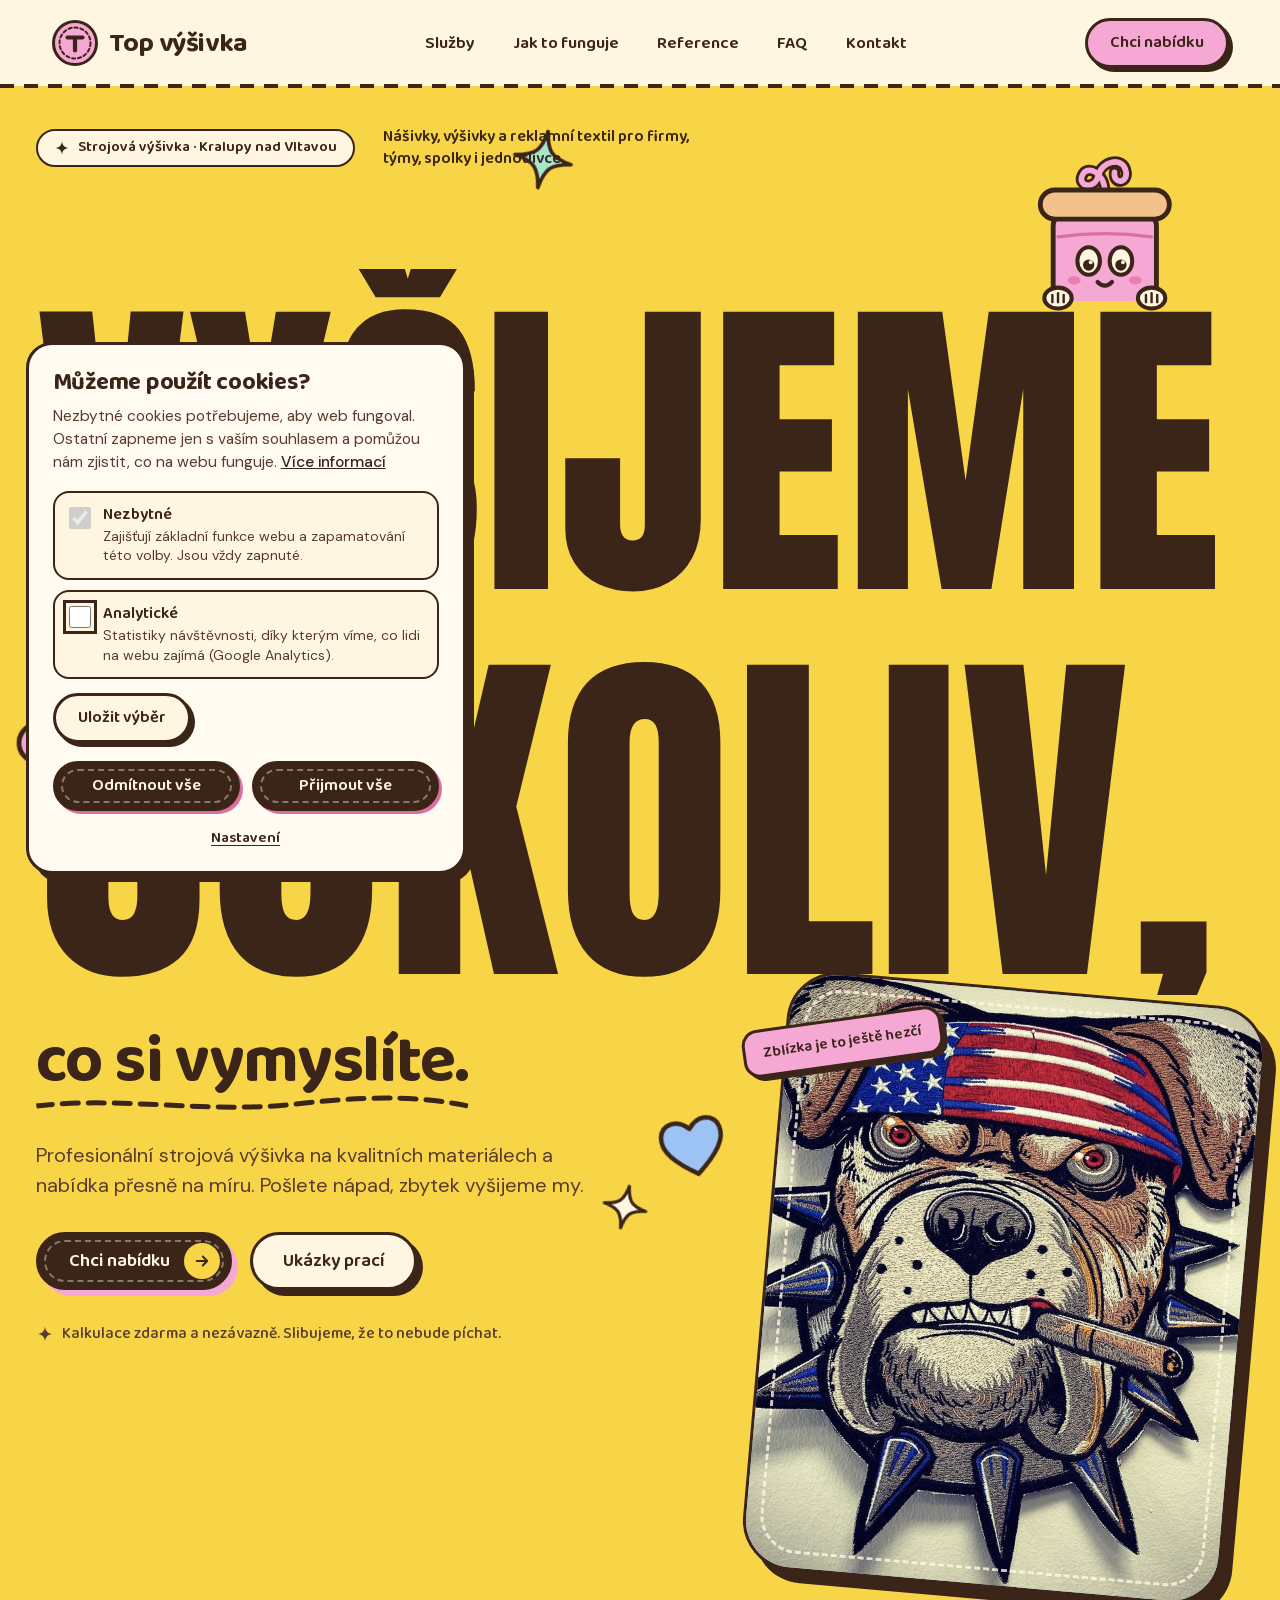
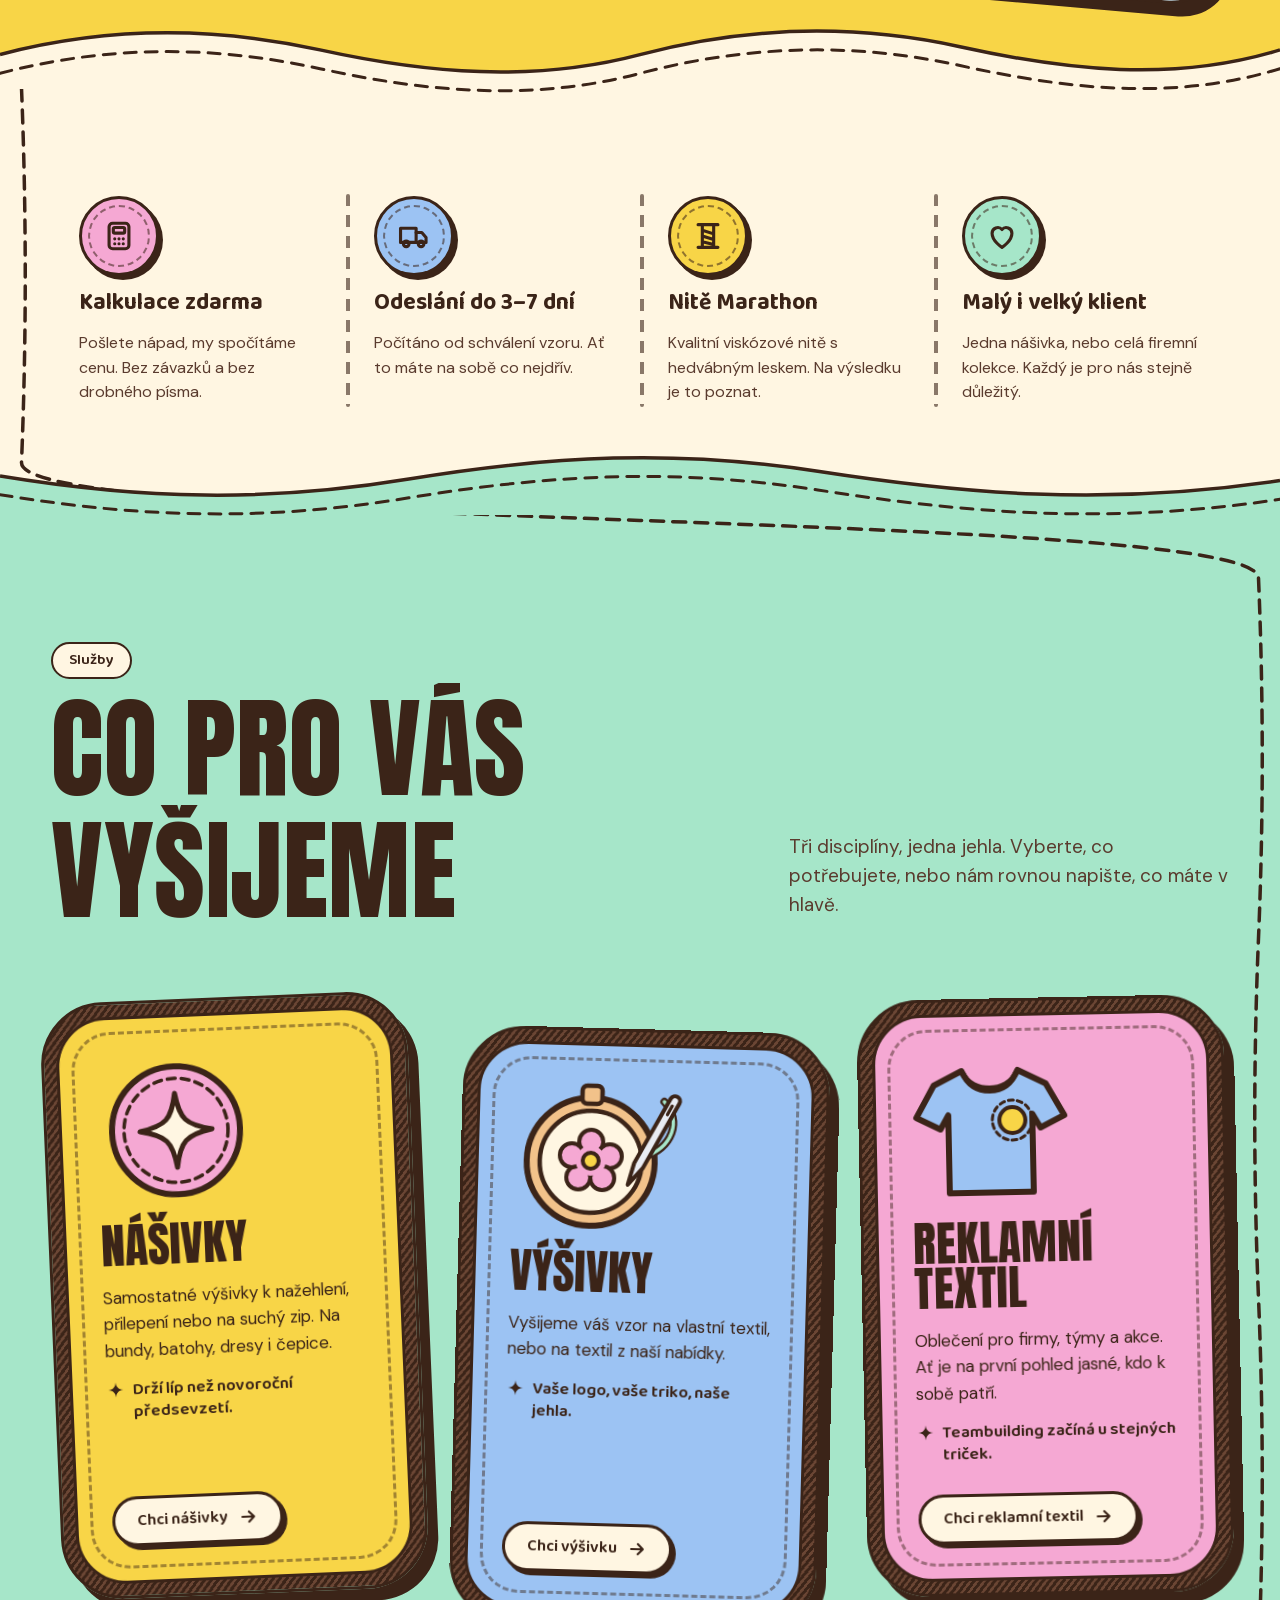
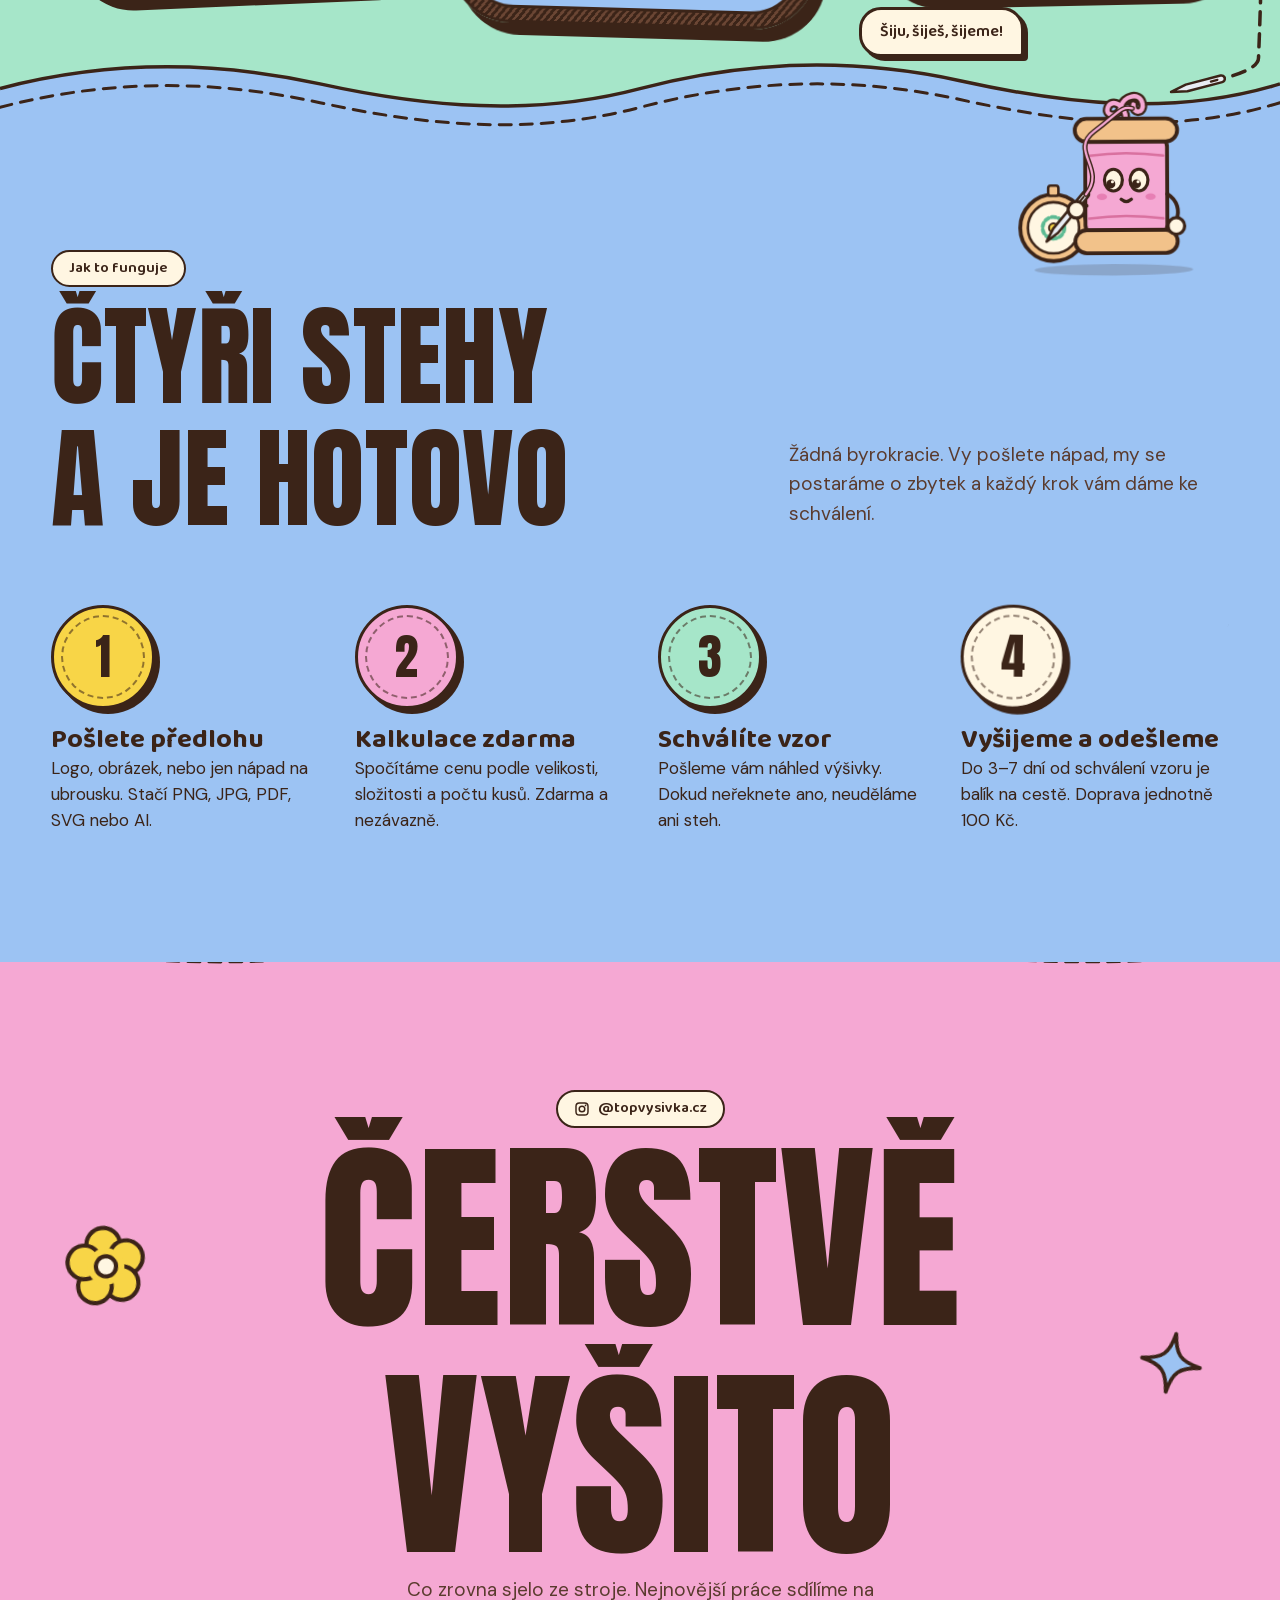
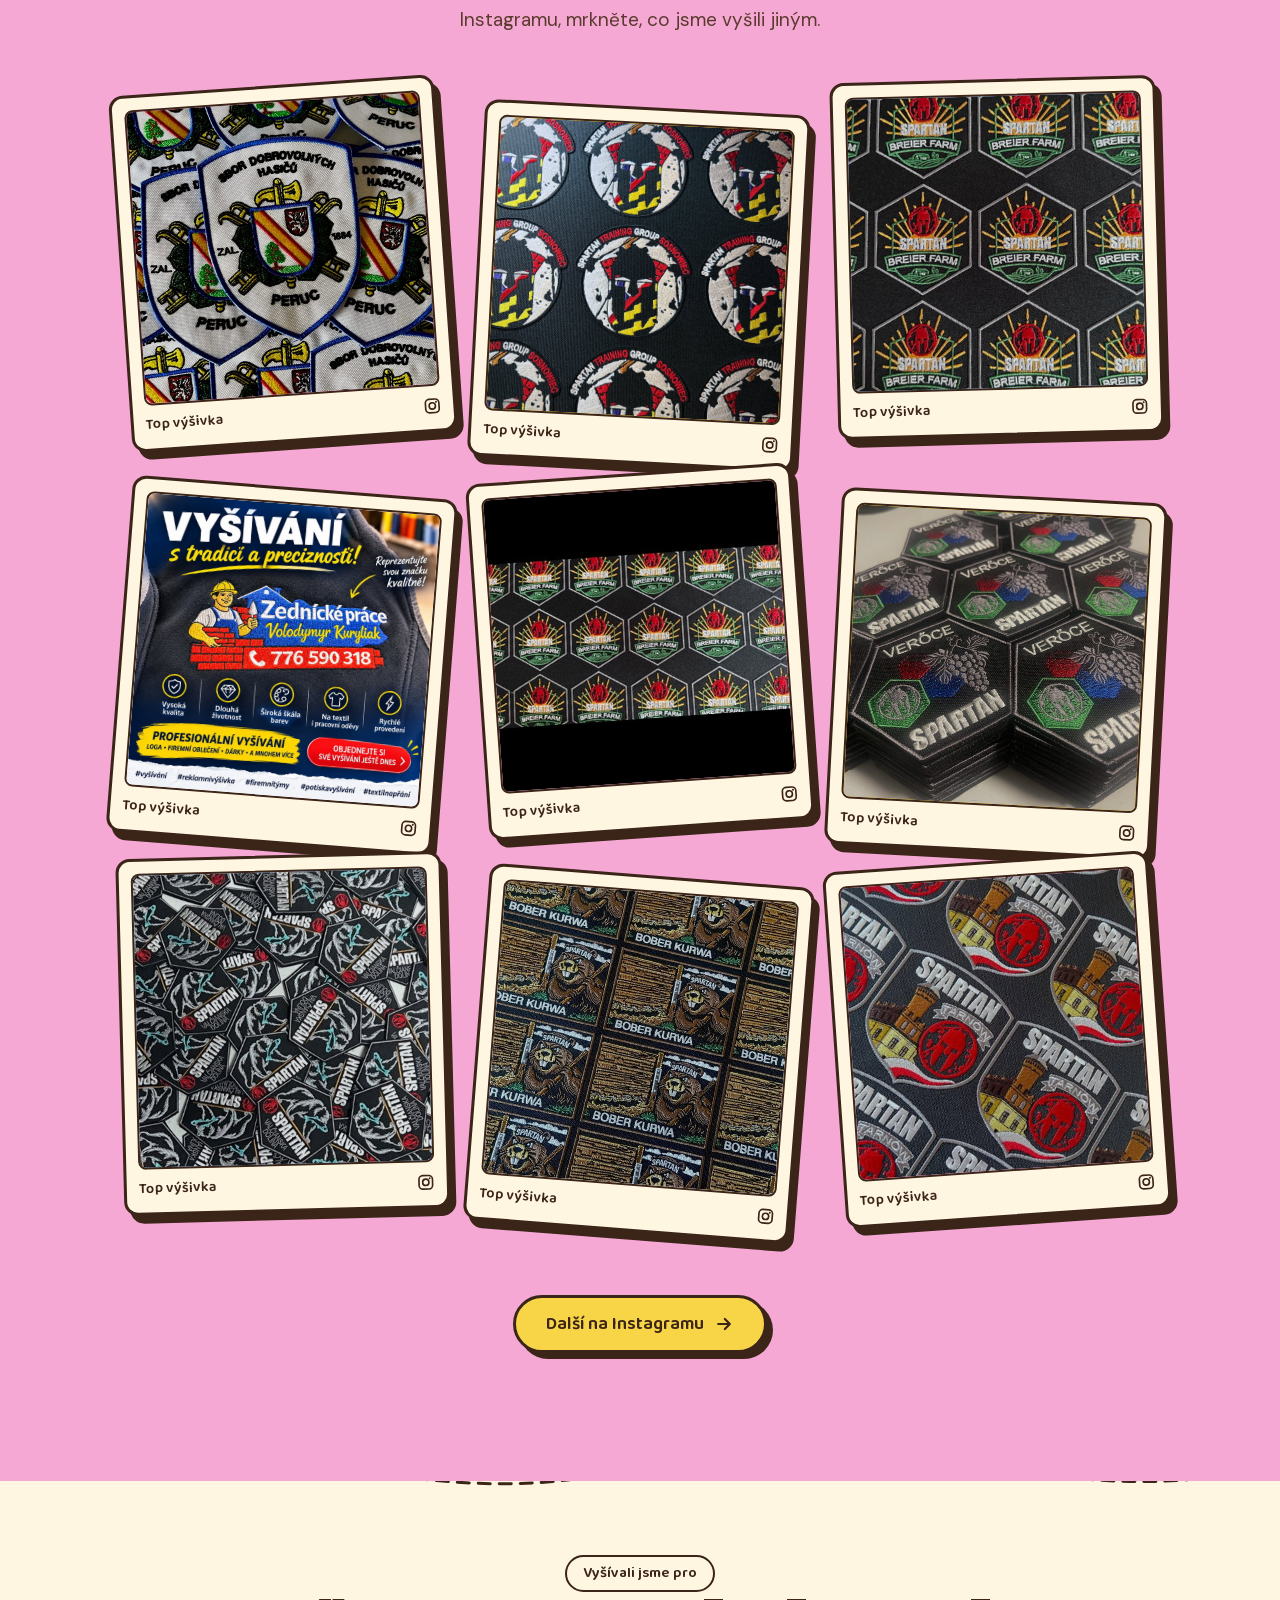
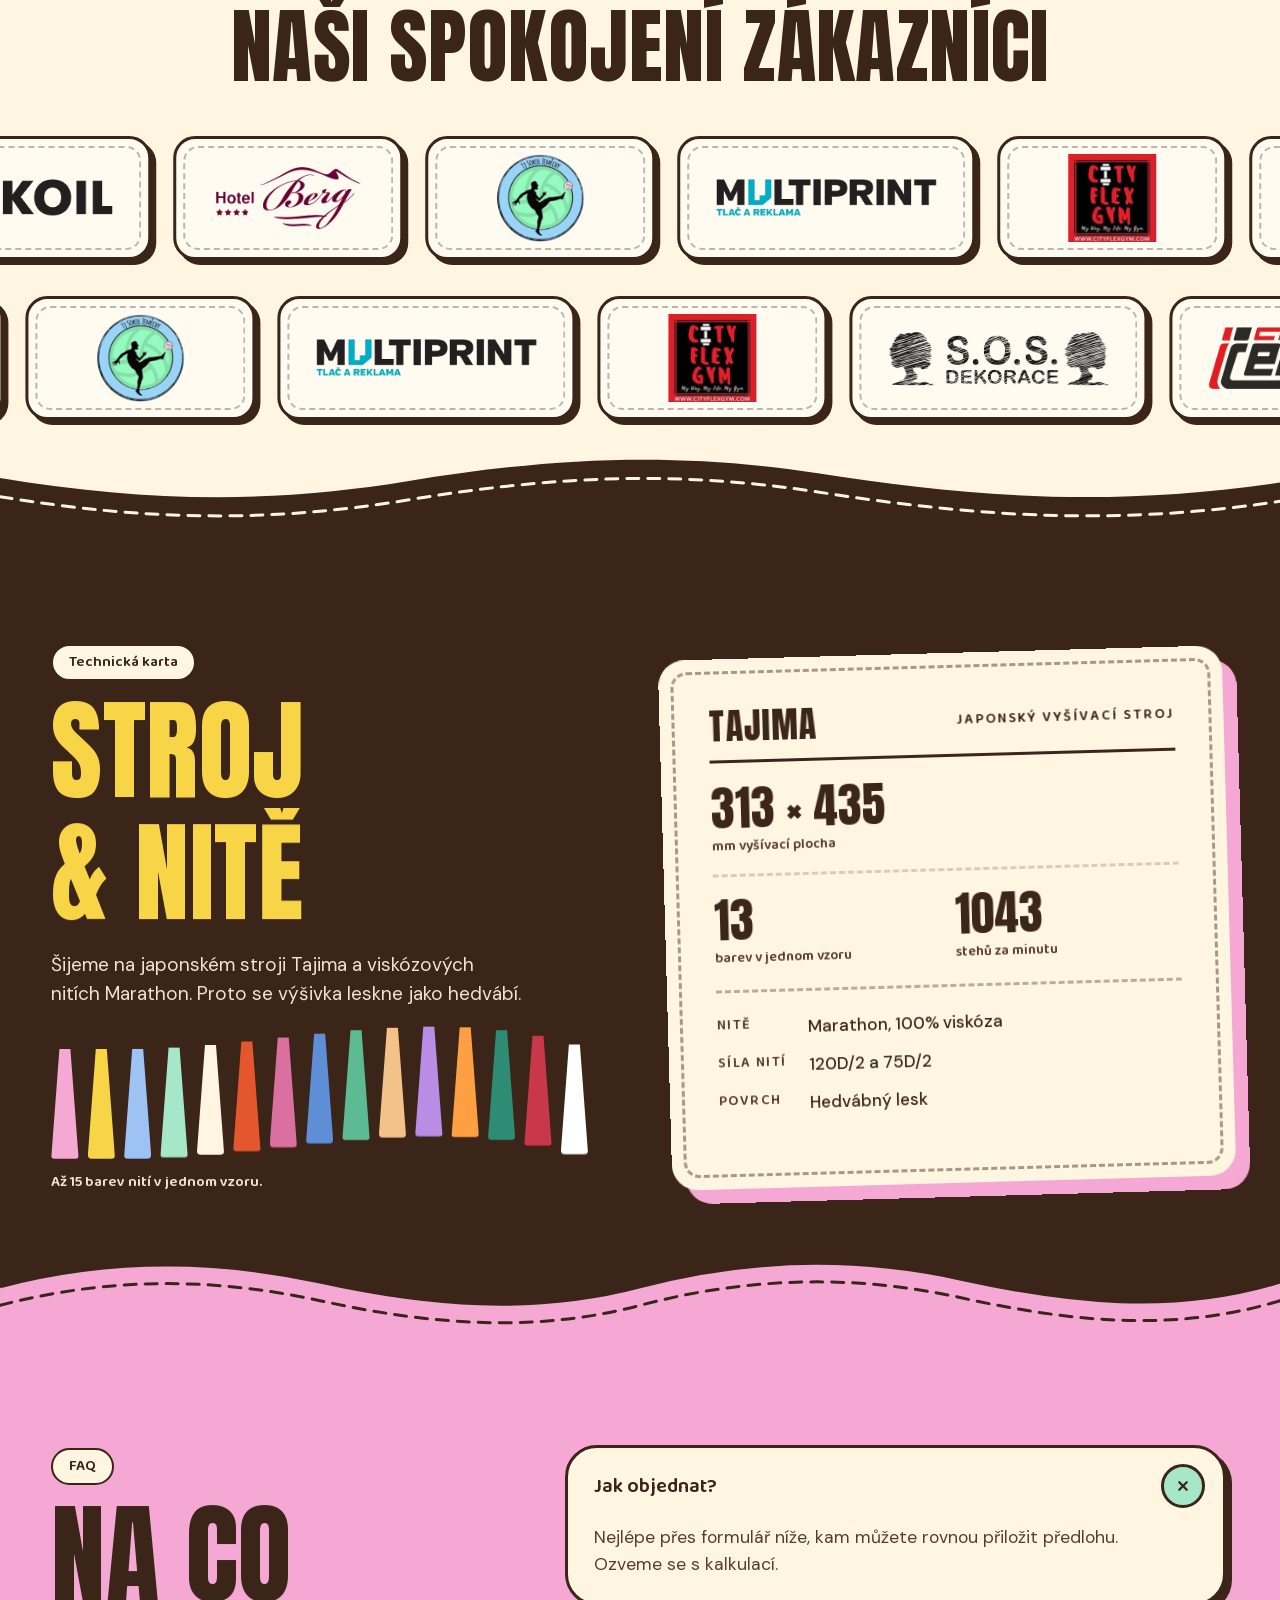
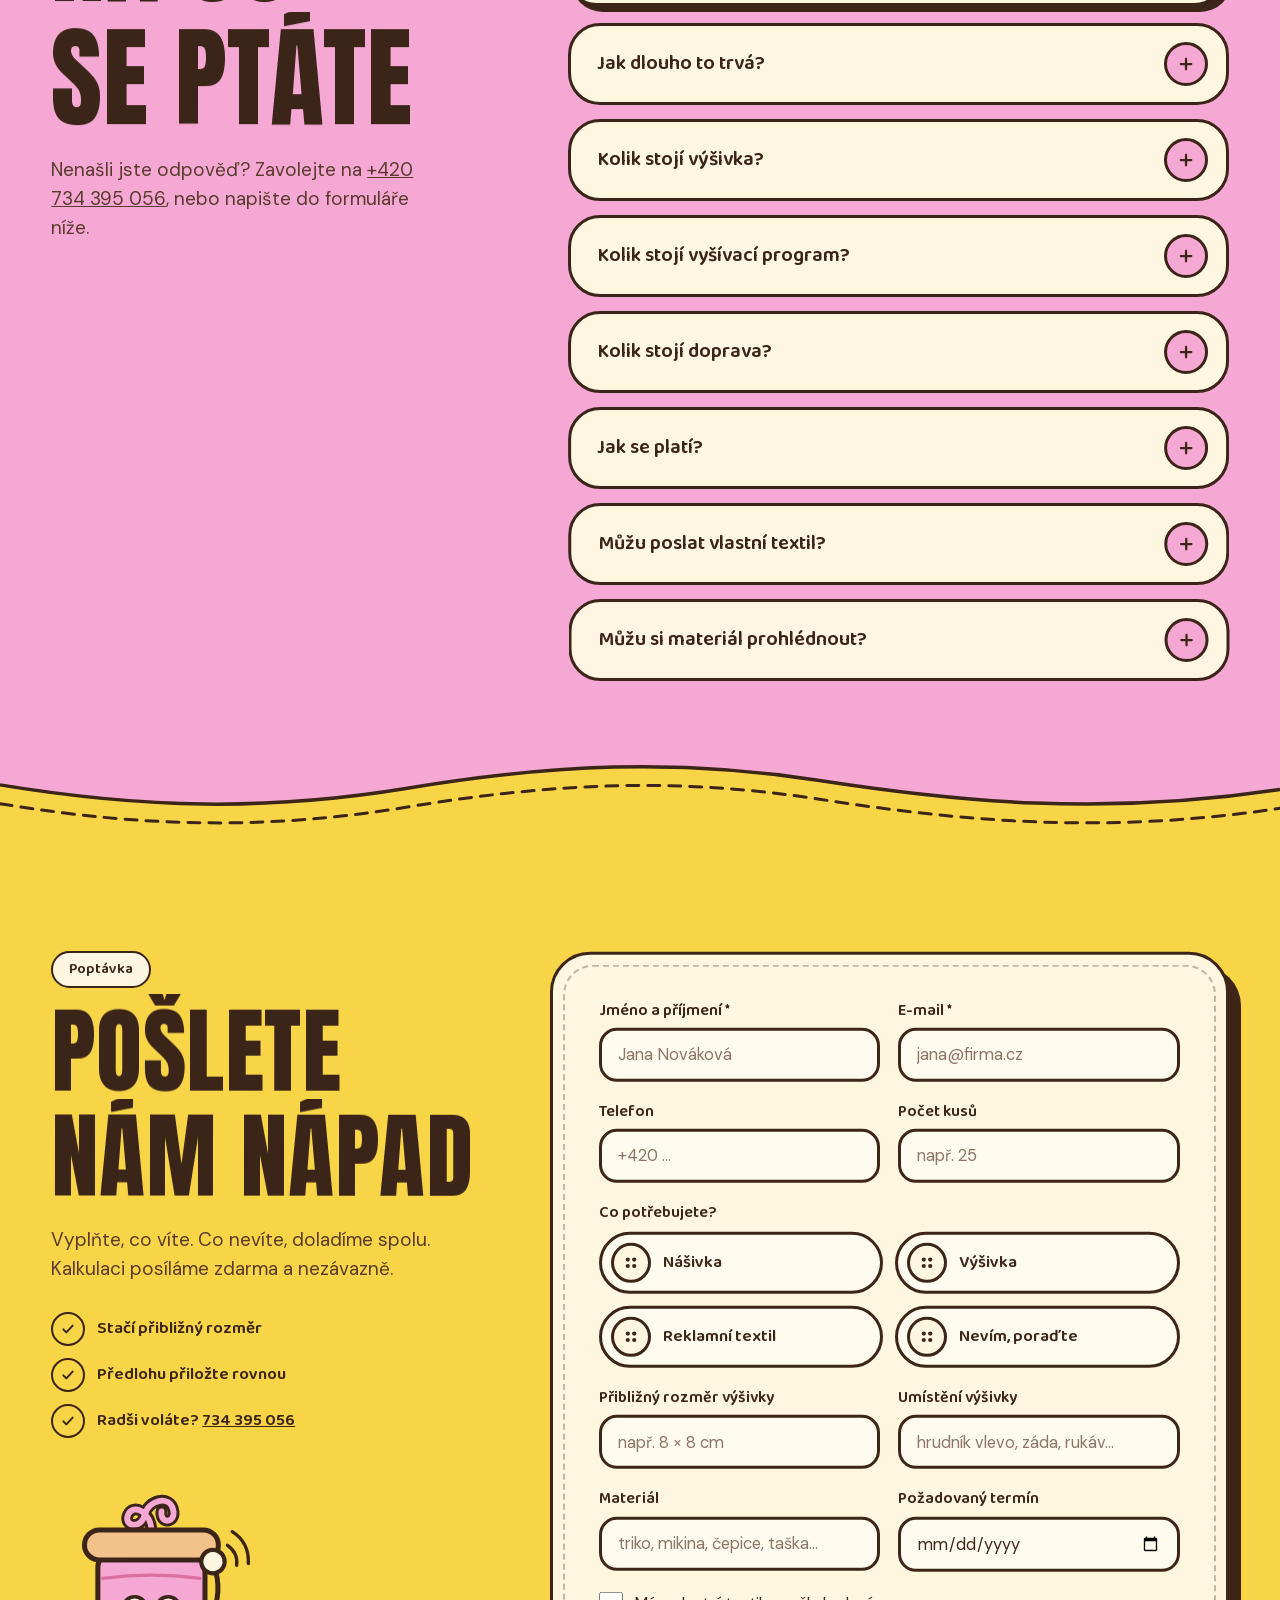
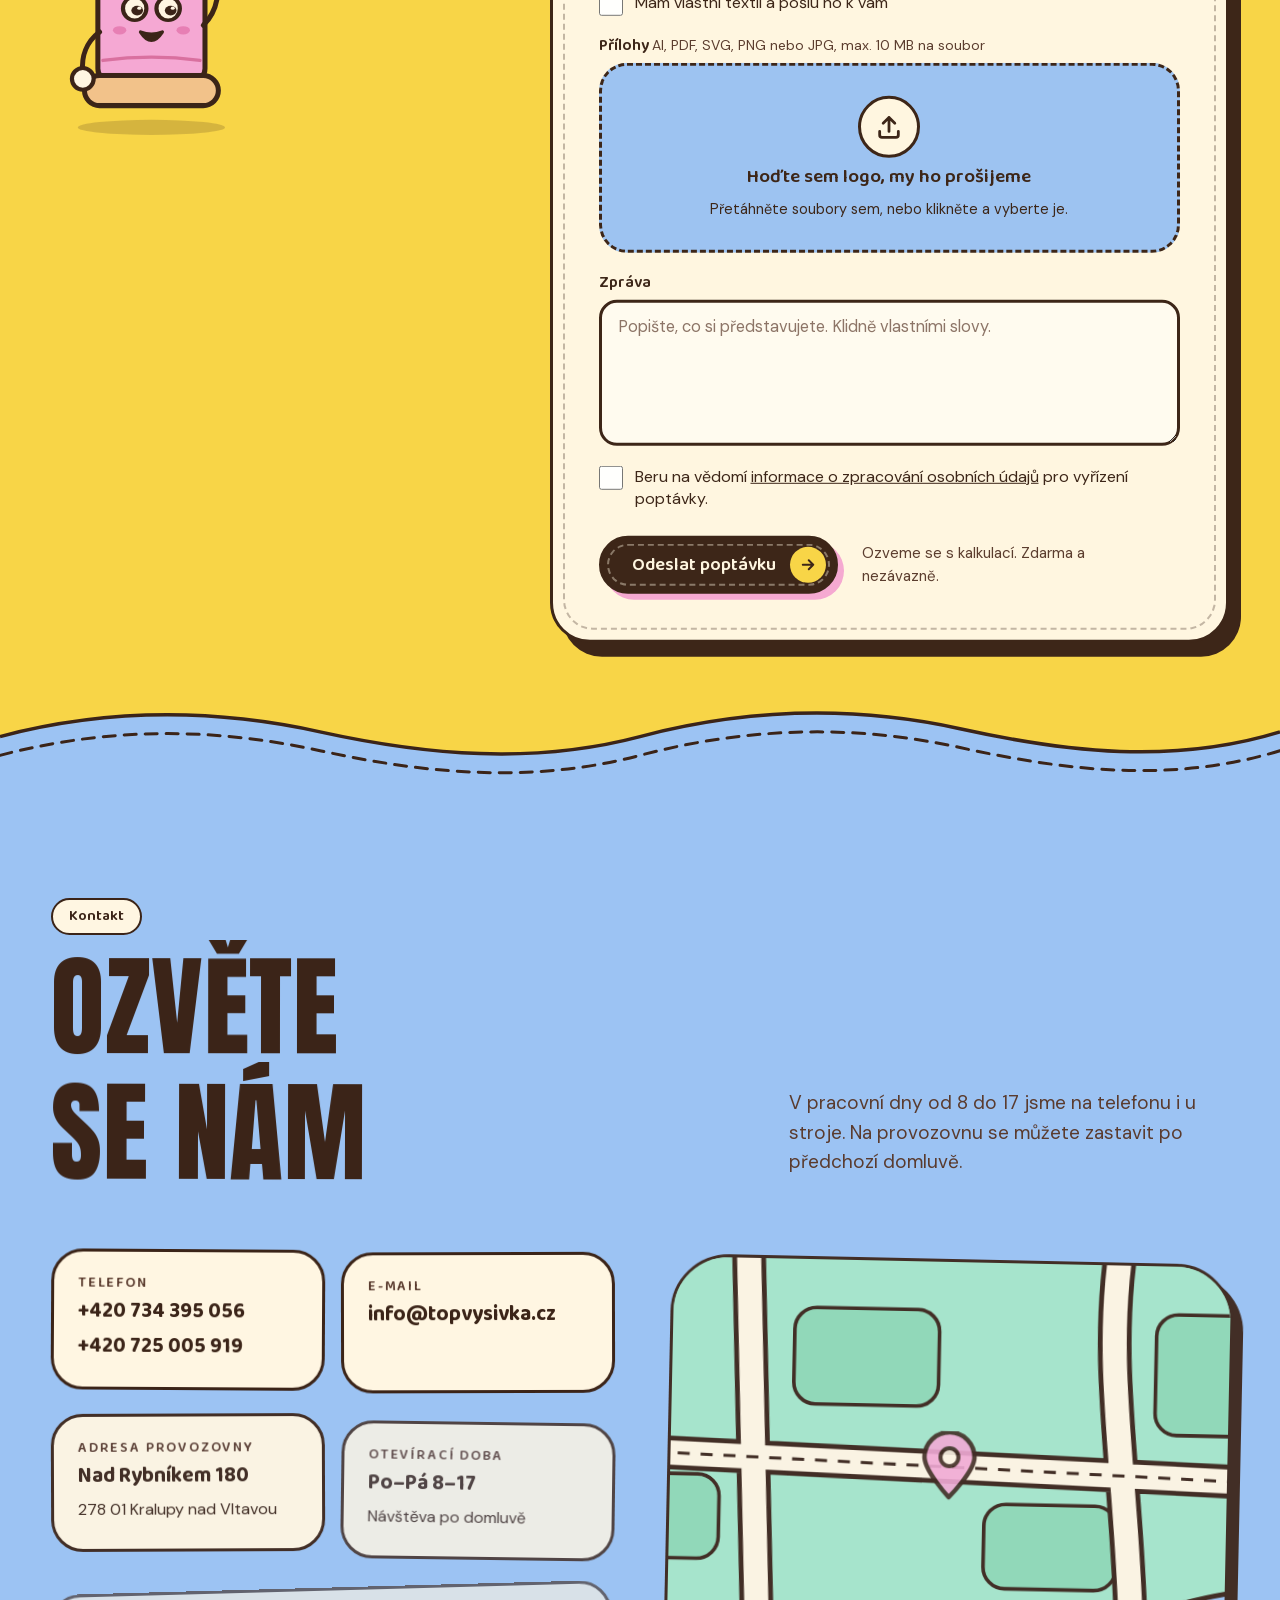
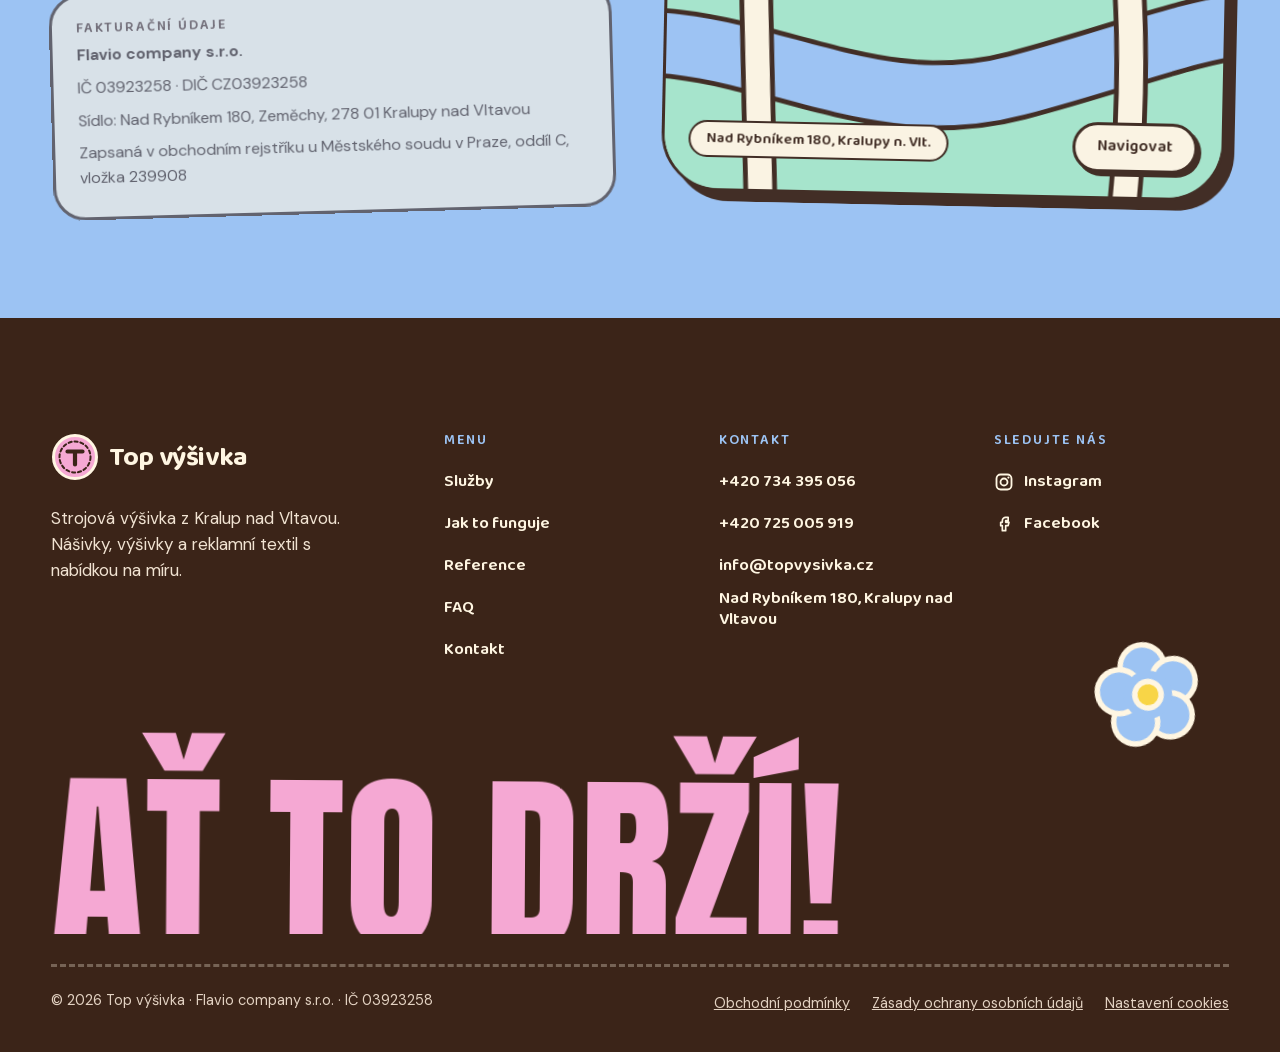
<file: zasady.html>
<!doctype html>
<html lang="cs">
<head>
<meta charset="utf-8">
<meta name="viewport" content="width=device-width, initial-scale=1">
<title>Zásady ochrany osobních údajů | Top výšivka</title>
<meta name="description" content="Jak Top výšivka (Flavio company s.r.o.) zpracovává osobní údaje z poptávkového formuláře a objednávek.">
<meta name="robots" content="noindex">
<meta name="theme-color" content="#F8D547">
<link rel="canonical" href="https://topvysivka.cz/zasady">
<link rel="icon" href="/favicon.ico" sizes="48x48">
<link rel="icon" href="assets/img/favicon-96.png" type="image/png" sizes="96x96">
<link rel="icon" href="assets/img/favicon.svg" type="image/svg+xml">
<link rel="apple-touch-icon" href="assets/img/apple-touch-icon.png">
<link rel="stylesheet" href="assets/fonts/fonts.css">
<link rel="stylesheet" href="assets/css/style.css">
<style>
  body{margin:0;background:#FFF6E2}
  .tv-doc{padding:clamp(40px,6vw,80px) 0 clamp(64px,8vw,110px)}
  .tv-doc__in{max-width:780px;margin:0 auto}
  .tv-doc h1{font:700 clamp(36px,5vw,58px)/1.05 'Baloo 2',ui-rounded,sans-serif;letter-spacing:-.02em;margin:22px 0 10px}
  .tv-doc h2{font:700 24px/1.2 'Baloo 2',ui-rounded,sans-serif;margin:40px 0 12px}
  .tv-doc p,.tv-doc li{color:var(--ink2)}
  .tv-doc p + p{margin-top:12px}
  .tv-doc ul{list-style:disc;padding-left:22px;margin-top:10px}
  .tv-doc li + li{margin-top:6px}
  .tv-doc a{text-decoration-thickness:2px;text-underline-offset:3px}
  .tv-doc__meta{font-size:15px}
  .tv-doc__box{margin-top:16px;padding:20px 24px;border:3px solid var(--ink);border-radius:20px;background:var(--paper);box-shadow:5px 5px 0 var(--ink)}
  .tv-doc__box p{color:var(--ink)}
  .tv-doc__back{margin-top:48px}
</style>
</head>
<body>
<div class="tv">

<header class="tv-header">
  <div class="tv-wrap tv-header__in">
    <a class="tv-logo" href="./" aria-label="Top výšivka – hlavní stránka">
      <svg viewBox="0 0 48 48" aria-hidden="true"><circle cx="24" cy="24" r="21.5" fill="#F5A8D3" stroke="#3B2418" stroke-width="3"></circle><circle cx="24" cy="24" r="15.5" fill="none" stroke="#3B2418" stroke-width="2" stroke-dasharray="3.2 2.8" stroke-linecap="round"></circle><path d="M16.5 18.5h15M24 18.5v13" fill="none" stroke="#3B2418" stroke-width="4.2" stroke-linecap="round"></path></svg>
      <span>Top výšivka</span>
    </a>
    <div class="tv-header__right">
      <a class="tv-btn tv-btn--pink tv-btn--sm" href="./#poptavka">Chci nabídku</a>
    </div>
  </div>
</header>

<main class="tv-doc">
  <article class="tv-wrap"><div class="tv-doc__in">
    <span class="tv-pill">Ochrana osobních údajů</span>
    <h1>Zásady ochrany osobních údajů</h1>
    <p class="tv-doc__meta">Platné od 18. 10. 2026</p>

    <p style="margin-top:22px">Vážíme si vaší důvěry. Na této stránce srozumitelně vysvětlujeme, jaké osobní údaje zpracováváme, když nám pošlete poptávku nebo u nás objednáte, proč to děláme a jaká máte práva. Řídíme se nařízením Evropského parlamentu a Rady (EU) 2016/679 (GDPR) a zákonem č. 110/2019 Sb., o zpracování osobních údajů.</p>

    <h2>Kdo vaše údaje zpracovává</h2>
    <div class="tv-doc__box">
      <p><strong>Flavio company s.r.o.</strong><br>
      se sídlem Nad Rybníkem 180, Zeměchy, 278 01 Kralupy nad Vltavou<br>
      IČ 03923258, DIČ CZ03923258<br>
      zapsaná v obchodním rejstříku vedeném Městským soudem v Praze, oddíl C, vložka 239908</p>
      <p>E-mail: <a href="mailto:info@topvysivka.cz">info@topvysivka.cz</a><br>
      Telefon: <a href="tel:+420734395056">+420 734 395 056</a></p>
    </div>
    <p style="margin-top:16px">Pod značkou Top výšivka provozujeme web topvysivka.cz (dále „my“ nebo „správce“).</p>

    <h2>Jaké údaje zpracováváme</h2>
    <ul>
      <li><strong>Kontaktní údaje:</strong> jméno a příjmení, e-mail, případně telefon.</li>
      <li><strong>Údaje o zakázce:</strong> co potřebujete vyšít, počet kusů, rozměr, umístění, materiál, termín, informaci o vlastním textilu a vaši zprávu.</li>
      <li><strong>Přiložené soubory:</strong> loga, předlohy a obrázky, které nám pošlete.</li>
      <li><strong>Při objednávce navíc:</strong> doručovací a fakturační údaje (adresa, u firem název, IČ a DIČ) a údaje o platbě.</li>
    </ul>
    <p style="margin-top:12px">Neposílejte nám prosím citlivé údaje (např. o zdraví), k vyřízení poptávky je nepotřebujeme.</p>

    <h2>Proč údaje zpracováváme a na jakém základě</h2>
    <ul>
      <li><strong>Vyřízení poptávky a příprava nabídky</strong> – zpracování je nutné pro provedení opatření před uzavřením smlouvy na vaši žádost (čl. 6 odst. 1 písm. b) GDPR).</li>
      <li><strong>Výroba a dodání objednávky, komunikace k zakázce</strong> – plnění smlouvy (čl. 6 odst. 1 písm. b) GDPR).</li>
      <li><strong>Vystavení faktur a vedení účetnictví</strong> – plnění právních povinností (čl. 6 odst. 1 písm. c) GDPR).</li>
      <li><strong>Ochrana našich práv</strong> (např. při reklamaci nebo sporu) – oprávněný zájem (čl. 6 odst. 1 písm. f) GDPR).</li>
    </ul>
    <p style="margin-top:12px">Vaše údaje nepoužíváme k zasílání reklamních sdělení a neprodáváme je. Zpracování poptávky nezakládáme na souhlasu – zaškrtnutím políčka ve formuláři jen potvrzujete, že jste se s těmito informacemi seznámili.</p>

    <h2>Jak dlouho údaje uchováváme</h2>
    <ul>
      <li><strong>Poptávka, ze které nevznikne zakázka:</strong> nejdéle 12 měsíců od poslední komunikace, pak ji smažeme.</li>
      <li><strong>Údaje k zakázce:</strong> po dobu jejího vyřízení a dále po dobu, kdy můžete uplatnit práva z vadného plnění, a po dobu případného sporu.</li>
      <li><strong>Účetní a daňové doklady:</strong> po dobu stanovenou zákonem, zpravidla 10 let.</li>
      <li><strong>Přiložené předlohy</strong> si ponecháme po dobu spolupráce, aby šly použít i pro opakované objednávky. Na požádání je smažeme dříve.</li>
    </ul>

    <h2>Komu údaje předáváme</h2>
    <p>Údaje mohou zpracovávat jen prověření dodavatelé, kteří nám pomáhají s provozem, a to pouze v nezbytném rozsahu:</p>
    <ul>
      <li>Cloudflare, Inc. – provoz webu a příjem formuláře,</li>
      <li>Resend, Inc. – doručení poptávky z formuláře do naší e-mailové schránky,</li>
      <li>Google a Meta, jen pokud povolíte analytické nebo marketingové cookies,</li>
      <li>poskytovatel e-mailových služeb,</li>
      <li>přepravní společnosti při doručení zásilky,</li>
      <li>účetní a daňový poradce.</li>
    </ul>
    <p style="margin-top:12px">Někteří technologičtí poskytovatelé mohou údaje zpracovávat i mimo Evropskou unii (např. v USA). V takovém případě se tak děje jen se zárukami podle GDPR, například na základě rozhodnutí Evropské komise o odpovídající ochraně (EU–US Data Privacy Framework) nebo standardních smluvních doložek.</p>

    <h2 id="cookies">Cookies a měření návštěvnosti</h2>
    <p>Cookies jsou malé soubory, které si web ukládá do vašeho prohlížeče. Bez vašeho souhlasu používáme jen to, co je pro fungování webu nezbytné:</p>
    <ul>
      <li><strong>tv-consent</strong> (úložiště prohlížeče, platnost 6 měsíců) – pamatuje si, jak jste se rozhodli v cookie liště. Bez souhlasu, protože je technicky nezbytné.</li>
    </ul>
    <p style="margin-top:12px">Pokud web používá měření návštěvnosti nebo reklamy, zeptáme se vás nejdřív v cookie liště. Odmítnutí je stejně snadné jako přijetí. <strong>Dokud souhlas nedáte, žádné měřicí ani reklamní skripty se nenačtou a nic se neposílá třetím stranám.</strong> Podle toho, co povolíte, to mohou být:</p>
    <ul>
      <li><strong>Analytické – Google Analytics</strong> (Google Ireland Limited): cookies <code>_ga</code> a <code>_ga_*</code> s platností až 2 roky. Slouží ke statistikám návštěvnosti (kolik lidí web navštívilo, které stránky je zajímaly). Reklamní signály zůstávají vypnuté, pokud nepovolíte i marketingové cookies.</li>
      <li><strong>Marketingové – Meta Pixel</strong> (Meta Platforms Ireland Limited): cookie <code>_fbp</code> s platností 3 měsíce. Slouží k měření a cílení reklam na Facebooku a Instagramu.</li>
    </ul>
    <p style="margin-top:12px">Právním základem je váš souhlas (§ 89 odst. 3 zákona č. 127/2005 Sb., o elektronických komunikacích, a čl. 6 odst. 1 písm. a) GDPR). Vaše volba platí 6 měsíců, pak se vás zeptáme znovu. Souhlas můžete kdykoli změnit nebo odvolat odkazem <a href="./#cookies">Nastavení cookies</a> v patičce webu. Po odvolání cookies měření smažeme. Cookies můžete smazat i v nastavení svého prohlížeče.</p>
    <p style="margin-top:12px">Písma i obrázky webu načítáme z našeho serveru, ne od Googlu ani jiných služeb. Odkazy na Instagram, Facebook a Google Mapy vás přesměrují na tyto služby, které se řídí vlastními pravidly ochrany soukromí.</p>

    <h2>Vaše práva</h2>
    <p>V souvislosti se zpracováním osobních údajů máte právo:</p>
    <ul>
      <li>získat informaci, jaké údaje o vás zpracováváme, a jejich kopii,</li>
      <li>požádat o opravu nepřesných údajů,</li>
      <li>požádat o výmaz údajů, pokud už je nepotřebujeme nebo je zpracováváme neoprávněně,</li>
      <li>požádat o omezení zpracování,</li>
      <li>na přenositelnost údajů, které jste nám poskytli,</li>
      <li>vznést námitku proti zpracování založenému na oprávněném zájmu,</li>
      <li>podat stížnost u Úřadu pro ochranu osobních údajů, Pplk. Sochora 27, 170 00 Praha 7, <a href="https://uoou.gov.cz" target="_blank" rel="noopener">uoou.gov.cz</a>.</li>
    </ul>
    <p style="margin-top:12px">Svá práva můžete uplatnit e-mailem na <a href="mailto:info@topvysivka.cz">info@topvysivka.cz</a> nebo telefonicky. Odpovíme bez zbytečného odkladu, nejpozději do jednoho měsíce.</p>

    <h2>Zabezpečení</h2>
    <p>Údaje chráníme přiměřenými technickými a organizačními opatřeními. Web běží přes šifrované spojení (HTTPS) a k údajům mají přístup jen lidé, kteří je potřebují k vyřízení vaší zakázky.</p>

    <h2>Změny zásad</h2>
    <p>Zásady můžeme občas aktualizovat, například při změně dodavatelů nebo právních předpisů. Aktuální verze je vždy na této stránce.</p>

    <div class="tv-doc__back"><a class="tv-btn tv-btn--ink tv-btn--sm" href="./">Zpět na hlavní stránku</a></div>
  </div></article>
</main>

<footer class="tv-footer" style="padding:34px 0">
  <div class="tv-wrap">
    <div class="tv-legal" style="margin-top:0;padding-top:0;border-top:0"><span>© 2026 Top výšivka · Flavio company s.r.o. · IČ 03923258</span><span class="tv-legal__links"><a href="obchodni-podminky">Obchodní podmínky</a><a href="#cookies" data-cookie-settings hidden>Nastavení cookies</a><a href="./">topvysivka.cz</a></span></div>
  </div>
</footer>

</div>
<script src="assets/js/consent.js" defer></script>
</body>
</html>
</file>
<file: assets/fonts/fonts.css>
/* Písma hostovaná u nás (bez Google Fonts – žádný přenos IP adresy Googlu). Licence: SIL Open Font License 1.1 */
/* Anton 400 latin-ext */
@font-face {
  font-family: 'Anton';
  font-style: normal;
  font-weight: 400;
  font-display: swap;
  src: url(anton-latin-ext-400.woff2) format('woff2');
  unicode-range: U+0100-02BA, U+02BD-02C5, U+02C7-02CC, U+02CE-02D7, U+02DD-02FF, U+0304, U+0308, U+0329, U+1D00-1DBF, U+1E00-1E9F, U+1EF2-1EFF, U+2020, U+20A0-20AB, U+20AD-20C4, U+2113, U+2C60-2C7F, U+A720-A7FF;
}
/* Anton 400 latin */
@font-face {
  font-family: 'Anton';
  font-style: normal;
  font-weight: 400;
  font-display: swap;
  src: url(anton-latin-400.woff2) format('woff2');
  unicode-range: U+0000-00FF, U+0131, U+0152-0153, U+02BB-02BC, U+02C6, U+02DA, U+02DC, U+0304, U+0308, U+0329, U+2000-206F, U+20AC, U+2122, U+2191, U+2193, U+2212, U+2215, U+FEFF, U+FFFD;
}
/* Baloo 2 500 latin-ext */
@font-face {
  font-family: 'Baloo 2';
  font-style: normal;
  font-weight: 500;
  font-display: swap;
  src: url(baloo-2-latin-ext-500.woff2) format('woff2');
  unicode-range: U+0100-02BA, U+02BD-02C5, U+02C7-02CC, U+02CE-02D7, U+02DD-02FF, U+0304, U+0308, U+0329, U+1D00-1DBF, U+1E00-1E9F, U+1EF2-1EFF, U+2020, U+20A0-20AB, U+20AD-20C4, U+2113, U+2C60-2C7F, U+A720-A7FF;
}
/* Baloo 2 500 latin */
@font-face {
  font-family: 'Baloo 2';
  font-style: normal;
  font-weight: 500;
  font-display: swap;
  src: url(baloo-2-latin-500.woff2) format('woff2');
  unicode-range: U+0000-00FF, U+0131, U+0152-0153, U+02BB-02BC, U+02C6, U+02DA, U+02DC, U+0304, U+0308, U+0329, U+2000-206F, U+20AC, U+2122, U+2191, U+2193, U+2212, U+2215, U+FEFF, U+FFFD;
}
/* Baloo 2 600 latin-ext */
@font-face {
  font-family: 'Baloo 2';
  font-style: normal;
  font-weight: 600;
  font-display: swap;
  src: url(baloo-2-latin-ext-500.woff2) format('woff2');
  unicode-range: U+0100-02BA, U+02BD-02C5, U+02C7-02CC, U+02CE-02D7, U+02DD-02FF, U+0304, U+0308, U+0329, U+1D00-1DBF, U+1E00-1E9F, U+1EF2-1EFF, U+2020, U+20A0-20AB, U+20AD-20C4, U+2113, U+2C60-2C7F, U+A720-A7FF;
}
/* Baloo 2 600 latin */
@font-face {
  font-family: 'Baloo 2';
  font-style: normal;
  font-weight: 600;
  font-display: swap;
  src: url(baloo-2-latin-500.woff2) format('woff2');
  unicode-range: U+0000-00FF, U+0131, U+0152-0153, U+02BB-02BC, U+02C6, U+02DA, U+02DC, U+0304, U+0308, U+0329, U+2000-206F, U+20AC, U+2122, U+2191, U+2193, U+2212, U+2215, U+FEFF, U+FFFD;
}
/* Baloo 2 700 latin-ext */
@font-face {
  font-family: 'Baloo 2';
  font-style: normal;
  font-weight: 700;
  font-display: swap;
  src: url(baloo-2-latin-ext-500.woff2) format('woff2');
  unicode-range: U+0100-02BA, U+02BD-02C5, U+02C7-02CC, U+02CE-02D7, U+02DD-02FF, U+0304, U+0308, U+0329, U+1D00-1DBF, U+1E00-1E9F, U+1EF2-1EFF, U+2020, U+20A0-20AB, U+20AD-20C4, U+2113, U+2C60-2C7F, U+A720-A7FF;
}
/* Baloo 2 700 latin */
@font-face {
  font-family: 'Baloo 2';
  font-style: normal;
  font-weight: 700;
  font-display: swap;
  src: url(baloo-2-latin-500.woff2) format('woff2');
  unicode-range: U+0000-00FF, U+0131, U+0152-0153, U+02BB-02BC, U+02C6, U+02DA, U+02DC, U+0304, U+0308, U+0329, U+2000-206F, U+20AC, U+2122, U+2191, U+2193, U+2212, U+2215, U+FEFF, U+FFFD;
}
/* DM Sans 400 latin-ext */
@font-face {
  font-family: 'DM Sans';
  font-style: normal;
  font-weight: 400;
  font-display: swap;
  src: url(dm-sans-latin-ext-400.woff2) format('woff2');
  unicode-range: U+0100-02BA, U+02BD-02C5, U+02C7-02CC, U+02CE-02D7, U+02DD-02FF, U+0304, U+0308, U+0329, U+1D00-1DBF, U+1E00-1E9F, U+1EF2-1EFF, U+2020, U+20A0-20AB, U+20AD-20C4, U+2113, U+2C60-2C7F, U+A720-A7FF;
}
/* DM Sans 400 latin */
@font-face {
  font-family: 'DM Sans';
  font-style: normal;
  font-weight: 400;
  font-display: swap;
  src: url(dm-sans-latin-400.woff2) format('woff2');
  unicode-range: U+0000-00FF, U+0131, U+0152-0153, U+02BB-02BC, U+02C6, U+02DA, U+02DC, U+0304, U+0308, U+0329, U+2000-206F, U+20AC, U+2122, U+2191, U+2193, U+2212, U+2215, U+FEFF, U+FFFD;
}
/* DM Sans 500 latin-ext */
@font-face {
  font-family: 'DM Sans';
  font-style: normal;
  font-weight: 500;
  font-display: swap;
  src: url(dm-sans-latin-ext-400.woff2) format('woff2');
  unicode-range: U+0100-02BA, U+02BD-02C5, U+02C7-02CC, U+02CE-02D7, U+02DD-02FF, U+0304, U+0308, U+0329, U+1D00-1DBF, U+1E00-1E9F, U+1EF2-1EFF, U+2020, U+20A0-20AB, U+20AD-20C4, U+2113, U+2C60-2C7F, U+A720-A7FF;
}
/* DM Sans 500 latin */
@font-face {
  font-family: 'DM Sans';
  font-style: normal;
  font-weight: 500;
  font-display: swap;
  src: url(dm-sans-latin-400.woff2) format('woff2');
  unicode-range: U+0000-00FF, U+0131, U+0152-0153, U+02BB-02BC, U+02C6, U+02DA, U+02DC, U+0304, U+0308, U+0329, U+2000-206F, U+20AC, U+2122, U+2191, U+2193, U+2212, U+2215, U+FEFF, U+FFFD;
}
/* DM Sans 700 latin-ext */
@font-face {
  font-family: 'DM Sans';
  font-style: normal;
  font-weight: 700;
  font-display: swap;
  src: url(dm-sans-latin-ext-400.woff2) format('woff2');
  unicode-range: U+0100-02BA, U+02BD-02C5, U+02C7-02CC, U+02CE-02D7, U+02DD-02FF, U+0304, U+0308, U+0329, U+1D00-1DBF, U+1E00-1E9F, U+1EF2-1EFF, U+2020, U+20A0-20AB, U+20AD-20C4, U+2113, U+2C60-2C7F, U+A720-A7FF;
}
/* DM Sans 700 latin */
@font-face {
  font-family: 'DM Sans';
  font-style: normal;
  font-weight: 700;
  font-display: swap;
  src: url(dm-sans-latin-400.woff2) format('woff2');
  unicode-range: U+0000-00FF, U+0131, U+0152-0153, U+02BB-02BC, U+02C6, U+02DA, U+02DC, U+0304, U+0308, U+0329, U+2000-206F, U+20AC, U+2122, U+2191, U+2193, U+2212, U+2215, U+FEFF, U+FFFD;
}
</file>
<file: assets/css/style.css>
/* Top výšivka — styl landing page v2 (hravý) */
.tv{--ink:#3B2418;--ink2:#5A3B2E;--cream:#FFF6E2;--paper:#FFFBF1;--yellow:#F8D547;--pink:#F5A8D3;--pinkd:#D9709F;--sky:#9CC3F3;--skyd:#5E8FD6;--mint:#A6E6C9;--mintd:#5DBB93;--wood:#F2C28A;
  position:relative;background-color:var(--cream);color:var(--ink);font:400 17px/1.55 'DM Sans',system-ui,-apple-system,'Segoe UI',sans-serif;overflow-x:clip;-webkit-font-smoothing:antialiased;text-rendering:optimizeLegibility}
.tv *,.tv *::before,.tv *::after{box-sizing:border-box}
.tv :where(h1,h2,h3,h4,p,ul,ol,dl,dd,figure){margin:0}
.tv :where(ul){padding:0;list-style:none}
.tv :where(a){color:inherit}
.tv :where(svg){display:block}
.tv-wrap{width:100%;max-width:1320px;margin:0 auto;padding:0 clamp(16px,4vw,56px)}
.tv-wrap--wide{max-width:none;padding:0 clamp(16px,2.8vw,48px)}
.tv-sr{position:absolute!important;width:1px;height:1px;padding:0;margin:-1px;overflow:hidden;clip:rect(0,0,0,0);white-space:nowrap;border:0}
.tv :focus-visible{outline:3px solid var(--ink);outline-offset:3px}

/* type */
.tv-d{font-family:'Anton',Impact,'Oswald','Bebas Neue',sans-serif;font-weight:400;text-transform:uppercase;line-height:.9;letter-spacing:.005em}
.tv-r{font-family:'Baloo 2','Nunito',ui-rounded,system-ui,sans-serif}
.tv-h2{font-size:clamp(56px,8.6vw,140px)}
.tv-line{display:block;overflow:hidden;padding-top:.14em;margin-top:-.14em;padding-bottom:.05em;margin-bottom:-.05em}
.tv-line__in{display:block}
.tv-d .tv-line + .tv-line{margin-top:.07em}
.tv-d .tv-line{white-space:nowrap}
.tv-pill{display:inline-flex;align-items:center;gap:8px;padding:9px 16px;border:2.5px solid var(--ink);border-radius:999px;background:var(--cream);color:var(--ink);font:600 15px/1 'Baloo 2',ui-rounded,sans-serif;white-space:nowrap}
.tv-pill svg{width:16px;height:16px}
.tv-stitch{height:4px;background:repeating-linear-gradient(90deg,var(--ink) 0 14px,transparent 14px 24px);border-radius:2px}

/* buttons: tlustý obrys, posunutý stín, na hover se „přišijí" */
.tv-mag{display:inline-flex}
.tv-btn{position:relative;display:inline-flex;align-items:center;justify-content:center;gap:10px;min-height:58px;padding:0 30px;border-radius:999px;border:3px solid var(--ink);font:600 18px/1 'Baloo 2',ui-rounded,sans-serif;text-decoration:none;cursor:pointer;white-space:nowrap;color:var(--ink);box-shadow:6px 6px 0 var(--ink);transition:transform .22s cubic-bezier(.3,1.5,.5,1),box-shadow .22s cubic-bezier(.3,1.5,.5,1),background-color .2s}
.tv-btn::after{content:"";position:absolute;inset:5px;border-radius:999px;border:2px dashed var(--ink);opacity:0;transform:scale(1.06);transition:opacity .2s,transform .3s cubic-bezier(.3,1.6,.5,1);pointer-events:none}
.tv-btn:hover{transform:translate(4px,4px);box-shadow:2px 2px 0 var(--ink)}
.tv-btn:hover::after{opacity:.55;transform:scale(1)}
.tv-btn:active{transform:translate(6px,6px);box-shadow:0 0 0 var(--ink)}
.tv-btn svg{width:20px;height:20px;transition:transform .3s}
.tv-btn:hover svg{transform:translateX(3px)}
.tv-btn--ink{background:var(--ink);color:var(--cream)}
.tv-btn--ink::after{border-color:var(--cream)}
.tv-btn--pink{background:var(--pink)}
.tv-btn--yellow{background:var(--yellow)}
.tv-btn--mint{background:var(--mint)}
.tv-btn--sky{background:var(--sky)}
.tv-btn--cream{background:var(--cream)}
.tv-btn--sm{min-height:50px;padding:0 22px;font-size:16.5px;box-shadow:4px 4px 0 var(--ink)}
.tv-btn--sm:hover{transform:translate(3px,3px);box-shadow:1px 1px 0 var(--ink)}
/* tmavé hlavní tlačítko: růžový stín, viditelné prošití, šipka ve žlutém kolečku */
.tv-btn--ink{box-shadow:6px 6px 0 var(--pink)}
.tv-btn--ink::after{opacity:.4;transform:none}
.tv-btn--ink:hover{box-shadow:2px 2px 0 var(--pink)}
.tv-btn--ink:hover::after{opacity:.75}
.tv-btn--ink:active{box-shadow:0 0 0 var(--pink)}
.tv-btn--ink.tv-btn--sm{box-shadow:4px 4px 0 var(--pink)}
.tv-btn--ink.tv-btn--sm:hover{box-shadow:1px 1px 0 var(--pink)}
.tv-btn--ink:has(svg){gap:14px;padding-right:9px}
.tv-btn--ink svg{box-sizing:content-box;width:18px;height:18px;padding:9px;border-radius:50%;background:var(--yellow);color:var(--ink)}

/* header */
.tv-header{position:sticky;top:0;z-index:60;background-color:var(--cream)}
.tv-header::after{content:"";position:absolute;left:0;right:0;bottom:-2px;height:4px;background:repeating-linear-gradient(90deg,var(--ink) 0 14px,transparent 14px 24px)}
.tv-header__in{display:flex;align-items:center;justify-content:space-between;gap:20px;min-height:86px}
.tv-logo{display:inline-flex;align-items:center;gap:10px;text-decoration:none;font:700 27px/1 'Baloo 2',ui-rounded,sans-serif;letter-spacing:-.015em;white-space:nowrap}
.tv-logo svg{width:48px;height:48px;flex:none;transition:transform .7s cubic-bezier(.3,1.6,.5,1)}
.tv-logo:hover svg{transform:rotate(-200deg)}
.tv-nav{display:flex;align-items:center;gap:4px}
.tv-nav a{display:inline-flex;align-items:center;min-height:46px;padding:0 15px;border-radius:999px;border:2.5px solid transparent;font:600 17px/1 'Baloo 2',ui-rounded,sans-serif;text-decoration:none;transition:background-color .2s,border-color .2s,transform .25s cubic-bezier(.3,1.7,.5,1)}
.tv-nav a:hover{background:var(--yellow);border-color:var(--ink);transform:rotate(-3deg)}
.tv-header__right{display:flex;align-items:center;gap:12px}
.tv-burger{display:none;align-items:center;justify-content:center;width:54px;height:54px;border-radius:50%;border:3px solid var(--ink);background:var(--yellow);cursor:pointer;color:var(--ink);box-shadow:3px 3px 0 var(--ink)}
.tv-burger svg{width:24px;height:24px}
/* menu na telefonu: panel se rozvine shora, odkazy naskáčou postupně, burger se změní na křížek */
.tv-burger{transition:background-color .25s}
.tv-burger[aria-expanded="true"]{background:var(--pink)}
.tv-burger svg{transition:transform .45s cubic-bezier(.34,1.56,.64,1)}
.tv-burger[aria-expanded="true"] svg{transform:rotate(90deg)}
.tv-burger path{transform-box:fill-box;transform-origin:center;transition:transform .35s cubic-bezier(.65,0,.35,1),opacity .2s}
.tv-burger[aria-expanded="true"] .tv-burger__l1{transform:translateY(5px) rotate(45deg)}
.tv-burger[aria-expanded="true"] .tv-burger__l2{opacity:0;transform:scaleX(0)}
.tv-burger[aria-expanded="true"] .tv-burger__l3{transform:translateY(-5px) rotate(-45deg)}
.tv-mnav{clip-path:inset(0 0 100% 0);transition:clip-path .5s cubic-bezier(.7,0,.2,1)}
.tv-mnav.is-open{clip-path:inset(0 0 -40px 0)}
.tv-mnav > a{opacity:0;transform:translateY(-18px) rotate(-4deg);transform-origin:left center;transition:opacity .25s,transform .25s}
.tv-mnav.is-open > a{opacity:1;transform:none;transition:opacity .4s,transform .55s cubic-bezier(.34,1.56,.64,1);transition-delay:calc(var(--i,0) * 60ms + 140ms)}
.tv-mnav{position:absolute;top:calc(100% + 2px);left:0;right:0;background:var(--pink);border-bottom:3px solid var(--ink);padding:10px clamp(16px,4vw,56px) 24px;display:flex;flex-direction:column}
.tv-mnav a{display:flex;align-items:center;min-height:62px;font:400 38px/1 'Anton',Impact,sans-serif;text-transform:uppercase;text-decoration:none;border-bottom:3px dashed rgba(59,36,24,.4)}
.tv-mnav .tv-btn{margin-top:18px;font:600 18px/1 'Baloo 2',ui-rounded,sans-serif;text-transform:none;border-bottom:3px solid var(--ink);min-height:58px}

/* stickers */
.tv-sticker{position:absolute;z-index:3;pointer-events:none}
.tv-sticker svg{width:100%;height:100%;overflow:visible}
@media (max-width:600px){.tv-sticker--desk{display:none}} /* na telefonu by překrývala text úvodu */

/* hero */
.tv-hero{position:relative;background-color:var(--yellow);padding:26px 0 100px;overflow:hidden;isolation:isolate}
.tv-hero__top{position:relative;z-index:4;display:flex;flex-wrap:wrap;justify-content:flex-start;align-items:center;gap:12px 28px;padding-top:14px;max-width:62%}
.tv-hero__top p{font:600 16px/1.35 'Baloo 2',ui-rounded,sans-serif;max-width:330px;text-align:left}
.tv-hero__title{position:relative;z-index:2;font-size:clamp(70px,23.4vw,600px);line-height:.86;margin-top:max(.45em,74px)}
.tv-hero__title .tv-line{white-space:nowrap}
.tv-hero__title .tv-line__in{position:relative;z-index:1;display:inline-block}
.tv-peek{position:absolute;right:3.5%;top:-.4em;width:.6em}
.tv-peek__body{position:relative;z-index:0}
.tv-peek__hands{position:absolute;inset:0;z-index:2;pointer-events:none}
.tv-peek svg{width:100%;height:auto;overflow:visible}
.tv-hero__row{position:relative;display:grid;grid-template-columns:minmax(0,1fr) minmax(0,.82fr);gap:40px;align-items:start;margin-top:clamp(30px,4vw,60px)}
.tv-hero__copy{position:relative;z-index:4}
.tv-hero__sub{position:relative;display:inline-block;font:700 clamp(38px,5.2vw,80px)/1.02 'Baloo 2',ui-rounded,sans-serif;letter-spacing:-.02em}
.tv-under{position:absolute;left:-1%;width:102%;bottom:-22px;height:26px;overflow:visible}
.tv-hero__lead{max-width:560px;margin-top:44px;font-size:20px;line-height:1.5;color:var(--ink2)}
.tv-hero__ctas{display:flex;flex-wrap:wrap;gap:18px;margin-top:32px}
.tv-hero__micro{display:flex;align-items:center;gap:8px;margin-top:34px;font:500 16px/1.3 'Baloo 2',ui-rounded,sans-serif;color:var(--ink2)}
.tv-hero__micro svg{width:18px;height:18px;flex:none}
.tv-hero__media{position:relative;z-index:3;justify-self:end;width:min(100%,480px);margin-top:-40px}
.tv-photo{position:relative;aspect-ratio:4/5;border-radius:50px;border:3.5px solid var(--ink);background-color:var(--sky);overflow:hidden;transform:rotate(5deg);box-shadow:12px 12px 0 var(--ink)}
.tv-photo__ph{position:absolute;inset:0;display:flex;flex-direction:column;align-items:center;justify-content:center;gap:12px;text-align:center;padding:30px;font:600 17px/1.3 'Baloo 2',ui-rounded,sans-serif}
.tv-photo__ph svg{width:84px;height:84px}
.tv-photo__ring{position:absolute;inset:14px;border-radius:38px;border:3px dashed rgba(59,36,24,.45);pointer-events:none}
.tv-photo__img{position:absolute;inset:0;width:100%;height:100%;object-fit:cover;display:block;transform:scale(1.04);transition:transform 1.2s cubic-bezier(.2,.8,.2,1)}
.tv-photo:hover .tv-photo__img{transform:scale(1.1)}
.tv-photo--real .tv-photo__ring{border-color:rgba(255,246,226,.8)}
.tv-photo__tag{position:absolute;left:-22px;top:30px;z-index:3;transform:rotate(-8deg);padding:12px 18px;border-radius:16px;background:var(--pink);border:3px solid var(--ink);font:600 15px/1.2 'Baloo 2',ui-rounded,sans-serif;box-shadow:4px 4px 0 var(--ink);max-width:210px}
.tv-hero__3d{position:absolute;inset:0;width:100%;height:100%;z-index:4;pointer-events:none;display:block}

/* ribbons / marquee */
.tv-marquee{overflow:hidden}
.tv-marquee__track{display:flex;width:max-content;animation:tvMarq 42s linear infinite;will-change:transform}
.tv-marquee--rev .tv-marquee__track{animation-direction:reverse}
.tv--js .tv-marquee__track{animation:none}
@keyframes tvMarq{to{transform:translateX(-50%)}}
.tv-marquee__item{display:flex;align-items:center;gap:26px;padding-right:26px;font:400 clamp(28px,2.8vw,42px)/1 'Anton',Impact,sans-serif;text-transform:uppercase;letter-spacing:.02em;white-space:nowrap}
.tv-marquee__item svg{width:22px;height:22px;flex:none}

/* waves */
.tv-wave{position:absolute;left:0;right:0;top:1px;transform:translateY(-100%);width:100%;height:clamp(36px,5.5vw,86px);overflow:visible;pointer-events:none;z-index:2}
.tv-wave--cream{color:var(--cream)}.tv-wave--pink{color:var(--pink)}.tv-wave--sky{color:var(--sky)}.tv-wave--yellow{color:var(--yellow)}.tv-wave--ink{color:var(--ink)}.tv-wave--mint{color:var(--mint)}

/* sections */
.tv-main{position:relative}
.tv-sec{position:relative;padding:clamp(88px,10vw,156px) 0}
.tv-sec--cream{background-color:var(--cream)}
.tv-sec--pink{background-color:var(--pink)}
.tv-sec--sky{background-color:var(--sky)}
.tv-sec--yellow{background-color:var(--yellow)}
.tv-sec--mint{background-color:var(--mint)}
.tv-sec--ink{background-color:var(--ink);color:var(--cream)}
.tv-head{display:flex;flex-wrap:wrap;align-items:flex-end;justify-content:space-between;gap:24px 56px;margin-bottom:clamp(48px,6vw,88px)}
.tv-head__lead{max-width:440px;font-size:19px;color:var(--ink2)}
.tv-kicker{margin-bottom:20px}

/* guarantees */
.tv-guar-sec{padding:clamp(76px,8vw,116px) 0}
.tv-guar{display:grid;grid-template-columns:repeat(4,minmax(0,1fr))}
.tv-guar__item{position:relative;display:flex;flex-direction:column;gap:14px;padding:6px 28px}
.tv-guar__item + .tv-guar__item::before{content:"";position:absolute;left:0;top:4px;bottom:4px;width:4px;background:repeating-linear-gradient(180deg,var(--ink) 0 12px,transparent 12px 21px);border-radius:2px;opacity:.6}
.tv-badge{position:relative;width:80px;height:80px;flex:none;border-radius:50%;display:grid;place-items:center;border:3px solid var(--ink);color:var(--ink);box-shadow:4px 4px 0 var(--ink)}
.tv-badge::after{content:"";position:absolute;inset:6px;border-radius:50%;border:2px dashed rgba(59,36,24,.55)}
.tv-badge svg{width:34px;height:34px}
.tv-badge--pink{background:var(--pink)}.tv-badge--yellow{background:var(--yellow)}.tv-badge--sky{background:var(--sky)}.tv-badge--mint{background:var(--mint)}
.tv-guar h3{font:700 23px/1.15 'Baloo 2',ui-rounded,sans-serif}
.tv-guar p{font-size:16px;color:var(--ink2)}

/* service patches */
.tv-patches{display:grid;grid-template-columns:repeat(3,minmax(0,1fr));gap:clamp(24px,3vw,44px);perspective:1400px}
.tv-patch{--c:var(--yellow);--e:var(--ink);--ed:#6B4634;position:relative;border-radius:62px;padding:12px;background:repeating-linear-gradient(-52deg,var(--e) 0 3px,var(--ed) 3px 5.5px);border:3px solid var(--ink);box-shadow:10px 12px 0 var(--ink);transform-style:preserve-3d}
.tv-patch--sky{--c:var(--sky)}
.tv-patch--mint{--c:var(--mint)}
.tv-patch--pink{--c:var(--pink)}
.tv-cone{background-color:#F5A8D3}
.tv-patch:nth-child(1){transform:rotate(-2.4deg)}
.tv-patch:nth-child(2){transform:rotate(1.6deg) translateY(32px)}
.tv-patch:nth-child(3){transform:rotate(-1.2deg)}
.tv-patch__in{position:relative;height:100%;border-radius:50px;background-color:var(--c);border:3px solid var(--ink);padding:38px 34px 34px;display:flex;flex-direction:column;gap:16px}
.tv-patch__in::after{content:"";position:absolute;inset:12px;border-radius:39px;border:3px dashed rgba(59,36,24,.45);pointer-events:none}
.tv-patch__art{height:150px;display:flex;align-items:center}
.tv-patch__art svg{height:100%;width:auto;overflow:visible}
.tv-patch h3{font:400 clamp(42px,3.7vw,56px)/.95 'Anton',Impact,sans-serif;text-transform:uppercase}
.tv-patch p{font-size:17px}
.tv-patch__joke{display:flex;gap:8px;align-items:flex-start;font:600 16px/1.3 'Baloo 2',ui-rounded,sans-serif}
.tv-patch__joke svg{width:18px;height:18px;flex:none;margin-top:1px}
.tv-patch__cta{position:relative;z-index:2;margin-top:auto;padding-top:12px}
.tv-head__aside{display:flex;align-items:flex-end;gap:28px}
.tv-mascot svg{width:100%;height:auto;overflow:visible}

/* process */
.tv-steps{position:relative;display:grid;grid-template-columns:repeat(4,minmax(0,1fr));gap:36px}
.tv-steps__thread{position:absolute;left:0;top:0;width:100%;height:104px;overflow:visible;z-index:0;pointer-events:none}
.tv-step{position:relative;z-index:1;display:flex;flex-direction:column;align-items:flex-start;gap:16px}
.tv-step__num{position:relative;width:104px;height:104px;border-radius:50%;display:grid;place-items:center;border:3px solid var(--ink);background:var(--yellow);box-shadow:5px 5px 0 var(--ink);font:400 48px/1 'Anton',Impact,sans-serif}
.tv-step__num::after{content:"";position:absolute;inset:7px;border-radius:50%;border:2px dashed rgba(59,36,24,.55)}
.tv-step:nth-child(3) .tv-step__num{background:var(--pink)}
.tv-step:nth-child(4) .tv-step__num{background:var(--mint)}
.tv-step:nth-child(5) .tv-step__num{background:var(--cream)}
.tv-step h3{font:700 27px/1.1 'Baloo 2',ui-rounded,sans-serif}
.tv-step p{font-size:17px}
.tv-mascot{position:absolute;right:clamp(16px,6vw,110px);top:clamp(-176px,-12.5vw,-110px);width:clamp(150px,15vw,220px);z-index:6;pointer-events:none}
.tv-bubble{position:absolute;right:calc(clamp(16px,6vw,110px) + clamp(140px,14vw,210px));top:clamp(-130px,-9vw,-80px);z-index:6;padding:12px 18px;border-radius:22px 22px 4px 22px;background:var(--cream);border:3px solid var(--ink);font:600 16px/1.25 'Baloo 2',ui-rounded,sans-serif;box-shadow:4px 4px 0 var(--ink);max-width:220px}

/* instagram */
.tv-ig{overflow:hidden}
.tv-ig__big{font-size:clamp(78px,16vw,260px);text-align:center;position:relative;z-index:0}
.tv-ig__top{display:flex;flex-direction:column;align-items:center;gap:18px;text-align:center;position:relative;z-index:1}
.tv-ig > .tv-sticker{z-index:0} /* kytka a hvězda za nadpisem, ne přes písmena */
.tv-ig__lead{max-width:520px;font-size:19px;color:var(--ink2)}
.tv-ig__grid{position:relative;z-index:1;display:grid;grid-template-columns:repeat(3,minmax(0,1fr));gap:clamp(16px,2.4vw,34px);max-width:1040px;margin:clamp(36px,4vw,56px) auto 0}
.tv-polaroid{position:relative;display:block;background:var(--cream);padding:12px 12px 14px;border:3px solid var(--ink);border-radius:14px;box-shadow:6px 8px 0 var(--ink);text-decoration:none;transition:transform .4s cubic-bezier(.3,1.6,.5,1)}
.tv-polaroid:nth-child(4n+1){transform:rotate(-4deg)}
.tv-polaroid:nth-child(4n+2){transform:rotate(3deg) translateY(22px)}
.tv-polaroid:nth-child(4n+3){transform:rotate(-1.5deg) translateY(-6px)}
.tv-polaroid:nth-child(4n+4){transform:rotate(4.5deg) translateY(14px)}
.tv-polaroid:hover{transform:rotate(0) scale(1.05);z-index:3}
.tv-polaroid__img{position:relative;aspect-ratio:1;border-radius:8px;display:grid;place-items:center;overflow:hidden;border:2.5px solid var(--ink)}
.tv-polaroid__img svg{width:44%;height:auto}
.tv-polaroid__img img{position:absolute;inset:0;width:100%;height:100%;object-fit:cover;display:block;transition:transform .6s cubic-bezier(.2,.8,.2,1)}
.tv-polaroid:hover .tv-polaroid__img img{transform:scale(1.08)}
.tv-polaroid__img--0{background-color:var(--pink)}.tv-polaroid__img--1{background-color:var(--yellow)}.tv-polaroid__img--2{background-color:var(--sky)}.tv-polaroid__img--3{background-color:var(--paper)}
.tv-polaroid__cap{display:flex;align-items:center;justify-content:space-between;gap:8px;margin-top:11px;font:600 14.5px/1.2 'Baloo 2',ui-rounded,sans-serif}
.tv-polaroid__cap svg{width:18px;height:18px;flex:none}
.tv-ig__more{display:flex;justify-content:center;margin-top:clamp(60px,6vw,88px)}

/* logos */
.tv-logos{position:relative;padding:74px 0 84px;overflow:hidden}
.tv-logos__head{display:flex;justify-content:center;margin-bottom:34px}
.tv-logos .tv-marquee + .tv-marquee{margin-top:18px}
.tv-label{position:relative;display:inline-flex;align-items:center;gap:12px;margin-right:18px;padding:18px 30px;border-radius:12px;background:var(--c,var(--pink));border:3px solid var(--ink);font:400 28px/1 'Anton',Impact,sans-serif;text-transform:uppercase;letter-spacing:.05em;white-space:nowrap}
.tv-label::after{content:"";position:absolute;inset:5px;border-radius:8px;border:2px dashed rgba(59,36,24,.45);pointer-events:none}
.tv-label--0{--c:var(--pink)}.tv-label--1{--c:var(--sky)}.tv-label--2{--c:var(--yellow)}.tv-label--3{--c:var(--mint)}
.tv-logos__head{flex-direction:column;align-items:center;gap:18px;text-align:center;margin-bottom:46px}
.tv-logos__title{font-size:clamp(46px,6.4vw,104px)}
.tv-d[data-lines]{max-width:100%}
.tv-logos .tv-marquee{padding:6px 0 12px}
.tv-logos .tv-marquee__track{will-change:auto}
.tv-lcard{position:relative;flex:none;display:inline-flex;align-items:center;justify-content:center;height:124px;min-width:230px;margin-right:22px;padding:20px 36px;border-radius:22px;background:var(--paper);border:3px solid var(--ink);box-shadow:5px 5px 0 var(--ink);transition:transform .35s cubic-bezier(.3,1.6,.5,1)}
.tv-lcard::after{content:"";position:absolute;inset:7px;border-radius:15px;border:2px dashed rgba(59,36,24,.32);pointer-events:none}
.tv-lcard:hover{transform:rotate(-2deg) scale(1.04)}
.tv-lcard img{display:block;width:auto;height:auto;max-height:62px;max-width:220px}
.tv-lcard--tall img{max-height:88px}
.tv-lcard .tv-hide{display:none!important}
.tv-lcard__txt{font:400 32px/1 'Anton',Impact,sans-serif;text-transform:uppercase;letter-spacing:.04em;white-space:nowrap}
@media (max-width:600px){.tv-lcard{height:98px;min-width:170px;padding:14px 24px;margin-right:14px}.tv-lcard img{max-height:46px;max-width:160px}.tv-lcard--tall img{max-height:68px}.tv-lcard__txt{font-size:25px}}

/* tech card */
.tv-tech{display:grid;grid-template-columns:minmax(0,1fr) minmax(0,1.05fr);gap:clamp(40px,6vw,96px);align-items:center}
.tv-tech h2{color:var(--yellow)}
.tv-tech__lead{max-width:470px;margin-top:28px;font-size:19px;color:#F1E3D2}
.tv-tech__mascot{width:clamp(150px,14vw,200px);margin-top:36px}
.tv-tech__mascot svg{width:100%;height:auto;overflow:visible}
.tv-cones{display:flex;align-items:flex-end;gap:clamp(4px,.7vw,9px);margin-top:40px;height:110px}
.tv-cone{position:relative;flex:1 1 0;max-width:44px;height:100%;background:repeating-linear-gradient(0deg,rgba(0,0,0,.18) 0 2px,transparent 2px 5px),var(--c);clip-path:polygon(30% 0,70% 0,100% 100%,0 100%);border-radius:4px}
.tv-cones__cap{margin-top:14px;font:600 15px/1.3 'Baloo 2',ui-rounded,sans-serif;color:#F1E3D2}
.tv-care{position:relative;background:var(--cream);color:var(--ink);border-radius:26px;padding:12px;transform:rotate(-1.6deg);box-shadow:14px 14px 0 var(--pink)}
.tv-care__in{border:3px dashed rgba(59,36,24,.45);border-radius:16px;padding:clamp(20px,3vw,34px)}
.tv-care__head{display:flex;justify-content:space-between;align-items:center;gap:12px;padding-bottom:16px;border-bottom:3px solid var(--ink);font:600 14px/1 'Baloo 2',ui-rounded,sans-serif;text-transform:uppercase;letter-spacing:.14em}
.tv-care__brand{font:400 36px/1 'Anton',Impact,sans-serif;letter-spacing:.03em}
.tv-stats{display:grid;grid-template-columns:repeat(2,minmax(0,1fr));gap:20px 16px;padding:22px 0;border-bottom:3px dashed rgba(59,36,24,.35)}
.tv-stats .tv-stat:first-child{grid-column:1/-1;padding-bottom:18px;border-bottom:3px dashed rgba(59,36,24,.2)}
.tv-stat{display:flex;flex-direction:column;gap:6px}
.tv-stat__n{font:400 clamp(34px,3.7vw,56px)/1 'Anton',Impact,sans-serif;white-space:nowrap}
.tv-stat__l{font:600 14px/1.25 'Baloo 2',ui-rounded,sans-serif;color:var(--ink2)}
.tv-spec{display:grid;grid-template-columns:auto minmax(0,1fr);gap:12px 22px;padding:22px 0}
.tv-spec dt{font:600 14px/1.5 'Baloo 2',ui-rounded,sans-serif;text-transform:uppercase;letter-spacing:.1em;color:var(--ink2)}
.tv-spec dd{font-size:17px;font-weight:500}
.tv-care__icons{display:flex;gap:10px}
.tv-care__icons svg{width:30px;height:30px}

/* faq */
.tv-faq{display:grid;grid-template-columns:minmax(0,.8fr) minmax(0,1.2fr);gap:clamp(36px,6vw,96px);align-items:start}
.tv-faq__side{position:sticky;top:120px}
.tv-faq__lead{margin-top:28px;max-width:400px;font-size:19px;color:var(--ink2)}
.tv-qa{border:3px solid var(--ink);border-radius:32px;background:var(--cream);margin-bottom:14px;transition:box-shadow .25s,transform .25s}
.tv-qa--open{box-shadow:6px 6px 0 var(--ink);transform:translate(-3px,-3px)}
.tv-qa h3{margin:0}
.tv-qa__btn{width:100%;display:flex;justify-content:space-between;align-items:center;gap:16px;padding:16px 18px 16px 26px;min-height:70px;background:none;border:0;border-radius:32px;font:600 20px/1.25 'Baloo 2',ui-rounded,sans-serif;color:var(--ink);text-align:left;cursor:pointer}
.tv-qa__icon{flex:none;width:44px;height:44px;border-radius:50%;background:var(--pink);border:3px solid var(--ink);display:grid;place-items:center;transition:transform .45s cubic-bezier(.3,1.6,.5,1),background-color .25s}
.tv-qa__icon svg{width:18px;height:18px}
.tv-qa--open .tv-qa__icon{transform:rotate(135deg);background:var(--mint)}
.tv-qa__a{padding:0 26px 24px;font-size:17.5px;color:var(--ink2);max-width:640px}

/* form */
.tv-formgrid{display:grid;grid-template-columns:minmax(0,.78fr) minmax(0,1.22fr);gap:clamp(36px,5vw,80px);align-items:start}
.tv-form__side{position:relative}
.tv-form__lead{margin-top:28px;max-width:420px;font-size:19px;color:var(--ink2)}
.tv-form__list{display:flex;flex-direction:column;gap:12px;margin-top:28px}
.tv-form__list li{display:flex;gap:12px;align-items:center;font:600 17px/1.3 'Baloo 2',ui-rounded,sans-serif}
.tv-tick{flex:none;width:34px;height:34px;border-radius:50%;display:grid;place-items:center;background:var(--yellow);border:2.5px solid var(--ink)}
.tv-tick svg{width:16px;height:16px}
.tv-form__mascot{width:clamp(170px,17vw,240px);margin-top:40px}
.tv-form__mascot svg{width:100%;height:auto;overflow:visible}
.tv-card{position:relative;background:var(--cream);border:3.5px solid var(--ink);border-radius:40px;padding:clamp(22px,3.6vw,46px);box-shadow:12px 14px 0 var(--ink)}
.tv-card::before{content:"";position:absolute;inset:10px;border-radius:30px;border:2.5px dashed rgba(59,36,24,.3);pointer-events:none}
.tv-fields{position:relative;display:grid;grid-template-columns:repeat(2,minmax(0,1fr));gap:20px 18px}
.tv-field{display:flex;flex-direction:column;gap:8px;min-width:0}
.tv-field--full{grid-column:1/-1}
.tv-lbl{font:600 16px/1.2 'Baloo 2',ui-rounded,sans-serif}
.tv-lbl small{font:400 14px 'DM Sans',sans-serif;color:var(--ink2)}
.tv-fieldset{border:0;padding:0;margin:0;min-width:0}
.tv-fieldset legend{padding:0;margin-bottom:10px}
.tv-input{width:100%;min-height:54px;padding:12px 16px;border:3px solid var(--ink);border-radius:18px;background:var(--paper);font:400 16.5px/1.4 'DM Sans',system-ui,sans-serif;color:var(--ink);transition:box-shadow .2s,background-color .2s}
.tv-input::placeholder{color:#8C7468}
.tv-input:focus{outline:none;box-shadow:0 0 0 4px var(--yellow),0 0 0 7px var(--ink)}
textarea.tv-input{min-height:136px;resize:vertical}
/* iOS dává poli s datem vlastní min. šířku a styl → přetékalo z formuláře */
input.tv-input[type="date"]{display:block;min-width:0;max-width:100%;-webkit-appearance:none;appearance:none;text-align:left}
input.tv-input[type="date"]::-webkit-date-and-time-value{text-align:left}
.tv-chips{display:grid;grid-template-columns:repeat(2,minmax(0,1fr));gap:12px}
.tv-chip{--c:var(--pink);position:relative;display:block;cursor:pointer}
.tv-chip--1{--c:var(--sky)}.tv-chip--2{--c:var(--yellow)}.tv-chip--3{--c:var(--mint)}
.tv-chip input{position:absolute;left:0;top:0;width:1px;height:1px;opacity:0;margin:0;pointer-events:none}
.tv-chip__box{display:flex;align-items:center;gap:12px;min-height:62px;padding:8px 18px 8px 9px;border:3px solid var(--ink);border-radius:999px;background:var(--paper);box-shadow:0 0 0 var(--ink);transition:background-color .2s,box-shadow .25s cubic-bezier(.3,1.6,.5,1),transform .25s cubic-bezier(.3,1.6,.5,1)}
.tv-chip__dot{flex:none;width:40px;height:40px;border-radius:50%;border:3px solid var(--ink);background:var(--cream);color:var(--ink);display:grid;place-items:center;transition:background-color .2s,color .2s,transform .45s cubic-bezier(.3,1.6,.5,1)}
.tv-chip__dot svg{width:22px;height:22px}
.tv-chip__txt{font:600 17px/1.15 'Baloo 2',ui-rounded,sans-serif}
.tv-chip:hover .tv-chip__box{background:var(--cream);transform:translate(-2px,-2px);box-shadow:3px 3px 0 var(--ink)}
.tv-chip:hover .tv-chip__dot{transform:rotate(45deg)}
.tv-chip input:checked + .tv-chip__box{background:var(--c);transform:translate(-3px,-3px);box-shadow:5px 5px 0 var(--ink)}
.tv-chip input:checked + .tv-chip__box .tv-chip__dot{background:var(--ink);color:var(--c);transform:rotate(90deg)}
.tv-chip input:focus-visible + .tv-chip__box{outline:3px solid var(--ink);outline-offset:4px}
.tv-check{display:flex;gap:12px;align-items:flex-start;font-size:16px;line-height:1.4;cursor:pointer}
.tv-check input{flex:none;width:24px;height:24px;margin:0;accent-color:var(--ink);cursor:pointer}
.tv-drop{position:relative;display:flex;flex-direction:column;align-items:center;gap:8px;padding:30px 20px;border-radius:28px;border:3.5px dashed var(--ink);background-color:var(--sky);text-align:center;cursor:pointer;transition:background-color .2s,transform .3s cubic-bezier(.3,1.6,.5,1)}
.tv-drop:hover{transform:rotate(-.6deg)}
.tv-drop--over{background-color:var(--mint);transform:scale(1.02) rotate(.6deg)}
.tv-drop:focus-within{box-shadow:0 0 0 4px var(--yellow),0 0 0 7px var(--ink)}
.tv-drop__ico{width:62px;height:62px;border-radius:50%;display:grid;place-items:center;background:var(--cream);border:3px solid var(--ink)}
.tv-drop__ico svg{width:28px;height:28px}
.tv-drop strong{font:600 19px/1.25 'Baloo 2',ui-rounded,sans-serif}
.tv-drop span{font-size:14.5px;color:var(--ink)}
.tv-files{display:flex;flex-direction:column;gap:8px;margin-top:12px}
.tv-file{display:flex;align-items:center;gap:12px;padding:8px 8px 8px 14px;border:2.5px solid var(--ink);border-radius:14px;background:var(--paper);font-size:15px}
.tv-file--bad{background:#FFD9CC;border-style:dashed}
.tv-file__name{flex:1;min-width:0;overflow:hidden;text-overflow:ellipsis;white-space:nowrap;font-weight:500}
.tv-file__meta{color:var(--ink2);white-space:nowrap;font-size:14px}
.tv-file__x{flex:none;width:38px;height:38px;border-radius:50%;border:2.5px solid var(--ink);background:var(--cream);display:grid;place-items:center;cursor:pointer;color:var(--ink)}
.tv-file__x svg{width:14px;height:14px}
.tv-hp{position:absolute!important;left:-10000px;top:auto;width:1px;height:1px;overflow:hidden}
.tv-submit{display:flex;flex-wrap:wrap;align-items:center;gap:16px 24px;margin-top:6px}
.tv-submit p{font-size:15px;color:var(--ink2);max-width:300px}
.tv-sent{position:relative;display:grid;grid-template-columns:auto minmax(0,1fr);gap:28px;align-items:center;padding:10px 4px}
.tv-sent__mascot{width:clamp(150px,16vw,210px)}
.tv-sent__mascot svg{width:100%;height:auto;overflow:visible}
.tv-sent h3{font:400 clamp(46px,5vw,76px)/1.2 'Anton',Impact,sans-serif;text-transform:uppercase}
.tv-sent p{font-size:18px;max-width:440px;margin-top:14px}
.tv-sent .tv-btn{margin-top:22px}

/* contact */
.tv-contact{display:grid;grid-template-columns:minmax(0,1fr) minmax(0,1fr);gap:clamp(28px,4vw,64px);align-items:stretch}
.tv-cgrid{display:grid;grid-template-columns:repeat(2,minmax(0,1fr));gap:16px}
.tv-ccard{position:relative;background:var(--cream);border:3px solid var(--ink);border-radius:32px;padding:24px 24px 26px;display:flex;flex-direction:column;gap:8px;transition:transform .3s cubic-bezier(.3,1.6,.5,1),box-shadow .3s}
.tv-ccard:hover{transform:translate(-2px,-3px) rotate(-.8deg);box-shadow:6px 6px 0 var(--ink)}
.tv-ccard--wide{grid-column:1/-1}
.tv-ccard h3{font:600 14px/1 'Baloo 2',ui-rounded,sans-serif;text-transform:uppercase;letter-spacing:.13em;color:var(--ink2)}
.tv-ccard__big{font:700 21px/1.3 'Baloo 2',ui-rounded,sans-serif;text-decoration:none;overflow-wrap:anywhere}
.tv-ccard__big:hover{text-decoration:underline;text-decoration-style:dashed;text-decoration-thickness:3px;text-underline-offset:5px}
.tv-ccard p{font-size:16px}
.tv-todo{display:inline-block;padding:2px 8px;border-radius:6px;background:var(--yellow);border:2px dashed var(--ink);font:600 14px/1.4 'Baloo 2',ui-rounded,sans-serif}
.tv-map{position:relative;min-height:440px;border-radius:58px;border:3.5px solid var(--ink);background-color:var(--mint);overflow:hidden;box-shadow:10px 10px 0 var(--ink);transform:rotate(1.2deg)}
.tv-map__roads{position:absolute;inset:0;width:100%;height:100%}
.tv-map__pin{position:absolute;left:50%;top:46%;transform:translate(-50%,-100%)}
.tv-map__pin svg{width:70px;height:70px}
.tv-map__label{position:absolute;left:24px;bottom:24px;right:24px;display:flex;flex-wrap:wrap;justify-content:space-between;align-items:center;gap:12px}

/* footer */
.tv-footer{position:relative;background-color:var(--ink);color:var(--cream);padding:clamp(84px,9vw,124px) 0 34px;overflow:hidden}
.tv-fgrid{position:relative;z-index:1;display:grid;grid-template-columns:minmax(0,1.5fr) repeat(3,minmax(0,1fr));gap:40px}
.tv-footer .tv-logo{color:var(--cream)}
.tv-footer .tv-sticker{z-index:0} /* dekorace pod texty patičky, ne přes ně */
.tv-footer__tag{margin-top:16px;max-width:300px;color:#F1E3D2}
.tv-footer h4{font:600 14px/1 'Baloo 2',ui-rounded,sans-serif;text-transform:uppercase;letter-spacing:.13em;color:var(--sky);margin-bottom:16px}
.tv-flinks{display:flex;flex-direction:column;gap:4px}
.tv-flinks a{display:inline-flex;align-items:center;gap:10px;min-height:38px;font:600 17px/1.2 'Baloo 2',ui-rounded,sans-serif;text-decoration:none;width:fit-content}
.tv-flinks a:hover{color:var(--yellow)}
.tv-flinks svg{width:20px;height:20px}
.tv-bye{position:relative;z-index:1;margin-top:clamp(56px,7vw,96px);font-size:clamp(78px,15vw,250px);color:var(--pink);line-height:.86}
.tv-legal{position:relative;z-index:1;display:flex;flex-wrap:wrap;justify-content:space-between;gap:10px 24px;margin-top:40px;padding-top:22px;border-top:3px dashed rgba(255,246,226,.3);font-size:14.5px;color:#E3D2C2}

/* cookie lišta */
.tv-legal__links{display:flex;flex-wrap:wrap;gap:2px 22px}
.tv-legal__links a{padding:3px 0} /* na telefonu dost velké na ťuknutí (min. 24 px) */
.tv-cc{position:fixed;left:clamp(12px,2vw,28px);bottom:clamp(12px,2vw,28px);z-index:300;width:min(440px,calc(100vw - 24px));max-height:calc(100vh - 24px);overflow:auto;padding:24px 24px 18px;border:3px solid var(--ink);border-radius:26px;background:var(--paper);color:var(--ink);box-shadow:8px 8px 0 var(--ink);opacity:0;transform:translateY(16px);transition:opacity .3s,transform .4s cubic-bezier(.3,1.4,.5,1)}
.tv-cc.is-on{opacity:1;transform:none}
.tv-cc__title{font:700 24px/1.15 'Baloo 2',ui-rounded,sans-serif;letter-spacing:-.01em}
.tv-cc__text{margin-top:8px;font-size:15.5px;line-height:1.5;color:var(--ink2)}
.tv-cc__text a{color:var(--ink);font-weight:500}
.tv-cc__btns{display:grid;grid-template-columns:1fr 1fr;gap:12px;margin-top:18px}
.tv-cc__btns .tv-btn{min-height:50px;padding:0 14px;box-shadow:3px 3px 0 var(--pinkd)}
.tv-cc__more{display:block;margin:12px auto 0;padding:6px 10px;background:none;border:0;border-radius:8px;color:var(--ink);font:600 15px/1.2 'Baloo 2',ui-rounded,sans-serif;text-decoration:underline;text-underline-offset:3px;cursor:pointer}
.tv-cc__details{display:grid;gap:10px;margin-top:16px}
.tv-cc [hidden],.tv-legal__links [hidden]{display:none!important}
.tv-cc__details .tv-btn{justify-self:start;margin-top:4px}
.tv-cc__row{display:flex;gap:12px;align-items:flex-start;padding:12px 14px;border:2.5px solid var(--ink);border-radius:16px;background:var(--cream);cursor:pointer}
.tv-cc__row input{flex:none;width:22px;height:22px;margin:2px 0 0;accent-color:var(--ink);cursor:pointer}
.tv-cc__row input:disabled{cursor:default}
.tv-cc__row strong{display:block;font:600 16px/1.2 'Baloo 2',ui-rounded,sans-serif}
.tv-cc__row small{display:block;margin-top:3px;font-size:14px;line-height:1.4;color:var(--ink2)}
@media (max-width:480px){.tv-cc{padding:20px 18px 14px;border-radius:22px;box-shadow:5px 5px 0 var(--ink)}.tv-cc__title{font-size:21px}}

/* page thread */
.tv-thread{position:absolute;inset:0;width:100%;height:100%;pointer-events:none;z-index:1;overflow:visible}
.tv-main .tv-wrap,.tv-logos .tv-marquee,.tv-logos__head{position:relative;z-index:2}

/* responsive */
@media (max-width:1100px){
  .tv-guar{grid-template-columns:repeat(2,minmax(0,1fr));row-gap:40px}
  .tv-guar__item:nth-child(3)::before{display:none}
  .tv-steps{grid-template-columns:repeat(2,minmax(0,1fr));row-gap:48px}
  .tv-steps__thread{display:none}
  .tv-fgrid{grid-template-columns:repeat(2,minmax(0,1fr))}
}
@media (max-width:960px){
  .tv-nav,.tv-header__right .tv-mag{display:none}
  .tv-burger{display:inline-flex}
  .tv-hero{padding:22px 0 64px}
  .tv-hero__top p{display:none}
  .tv-hero__top{max-width:none}
  .tv-hero__row{grid-template-columns:1fr;gap:64px}
  .tv-hero__media{justify-self:center;width:min(82%,420px);margin-top:0}
  .tv-patches{grid-template-columns:1fr;max-width:540px;margin:0 auto;gap:44px}
  .tv-patch:nth-child(2){transform:rotate(1.6deg)}
  .tv-ig__grid{grid-template-columns:repeat(2,minmax(0,1fr))}
  .tv-polaroid:nth-child(n+9){display:none}
  .tv-tech,.tv-faq,.tv-formgrid,.tv-contact{grid-template-columns:1fr}
  .tv-faq__side{position:static}
  .tv-form__mascot{width:150px;margin-top:28px}
  .tv-bubble{display:none}
}
@media (max-width:600px){
  .tv{font-size:16.5px}
  .tv-header__in{min-height:74px}
  .tv-logo{font-size:23px}
  .tv-logo svg{width:42px;height:42px}
  .tv-hero__row{gap:100px}
  .tv-hero__lead{font-size:18px;margin-top:38px}
  .tv-hero__ctas .tv-mag,.tv-hero__ctas .tv-btn{width:100%}
  .tv-photo__tag{display:none}
  .tv-photo{border-radius:38px;box-shadow:8px 8px 0 var(--ink)}
  .tv-head__aside{width:100%;justify-content:space-between}
  /* záruky jako kartičky-nášivky: ikona vlevo, vedle nadpis, pod ním text */
  .tv-guar{grid-template-columns:1fr;row-gap:18px}
  .tv-guar__item{display:grid;grid-template-columns:auto 1fr;align-items:center;column-gap:16px;row-gap:10px;padding:18px 18px 20px;border:3px solid var(--ink);border-radius:24px;background:var(--paper);box-shadow:5px 5px 0 var(--ink)}
  .tv-guar__item::before{display:none}
  .tv-guar__item::after{content:"";position:absolute;inset:7px;border:2px dashed rgba(59,36,24,.28);border-radius:18px;pointer-events:none}
  .tv-guar__item p{grid-column:1/-1;font-size:15.5px}
  .tv-guar h3{font-size:21px}
  .tv-badge{width:64px;height:64px}
  .tv-badge svg{width:28px;height:28px}
  .tv-patch{border-radius:50px;box-shadow:6px 8px 0 var(--ink)}
  .tv-patch__in{border-radius:40px;padding:32px 26px 28px}
  .tv-patch__in::after{border-radius:30px}
  .tv-patch__art{height:118px}
  .tv-steps{grid-template-columns:1fr;row-gap:34px}
  .tv-step{flex-direction:row;align-items:flex-start;gap:20px}
  .tv-step__num{width:78px;height:78px;font-size:36px;flex:none}
  .tv-step h3{font-size:24px;margin-bottom:6px}
  .tv-mascot{width:124px;top:-116px;right:10px}
  .tv-ig__grid{gap:14px}
  .tv-polaroid{padding:8px 8px 10px;box-shadow:4px 5px 0 var(--ink)}
  .tv-polaroid__cap{font-size:13px}
  .tv-label{font-size:22px;padding:15px 22px}
  .tv-stats{grid-template-columns:1fr 1fr}
  .tv-stats .tv-stat:first-child{grid-column:1/-1}
  .tv-spec{grid-template-columns:1fr;gap:4px}
  .tv-spec dd{margin-bottom:12px}
  .tv-cones{height:86px}
  .tv-fields{grid-template-columns:1fr}
  .tv-chips{grid-template-columns:1fr}
  .tv-card{border-radius:32px;box-shadow:7px 9px 0 var(--ink)}
  .tv-card::before{border-radius:23px}
  .tv-submit .tv-btn{width:100%}
  .tv-sent{grid-template-columns:1fr}
  .tv-cgrid{grid-template-columns:1fr}
  .tv-map{min-height:320px;border-radius:42px}
  .tv-fgrid{grid-template-columns:1fr 1fr}
  .tv-fgrid > :first-child{grid-column:1/-1}
}
@media (prefers-reduced-motion:reduce){.tv-marquee__track{animation:none}.tv *{transition:none!important}}

/* samostatný web: atribut hidden musí vyhrát nad display u komponent */
.tv [hidden]{display:none!important}
html{scroll-behavior:smooth;scroll-padding-top:96px}
</file>
